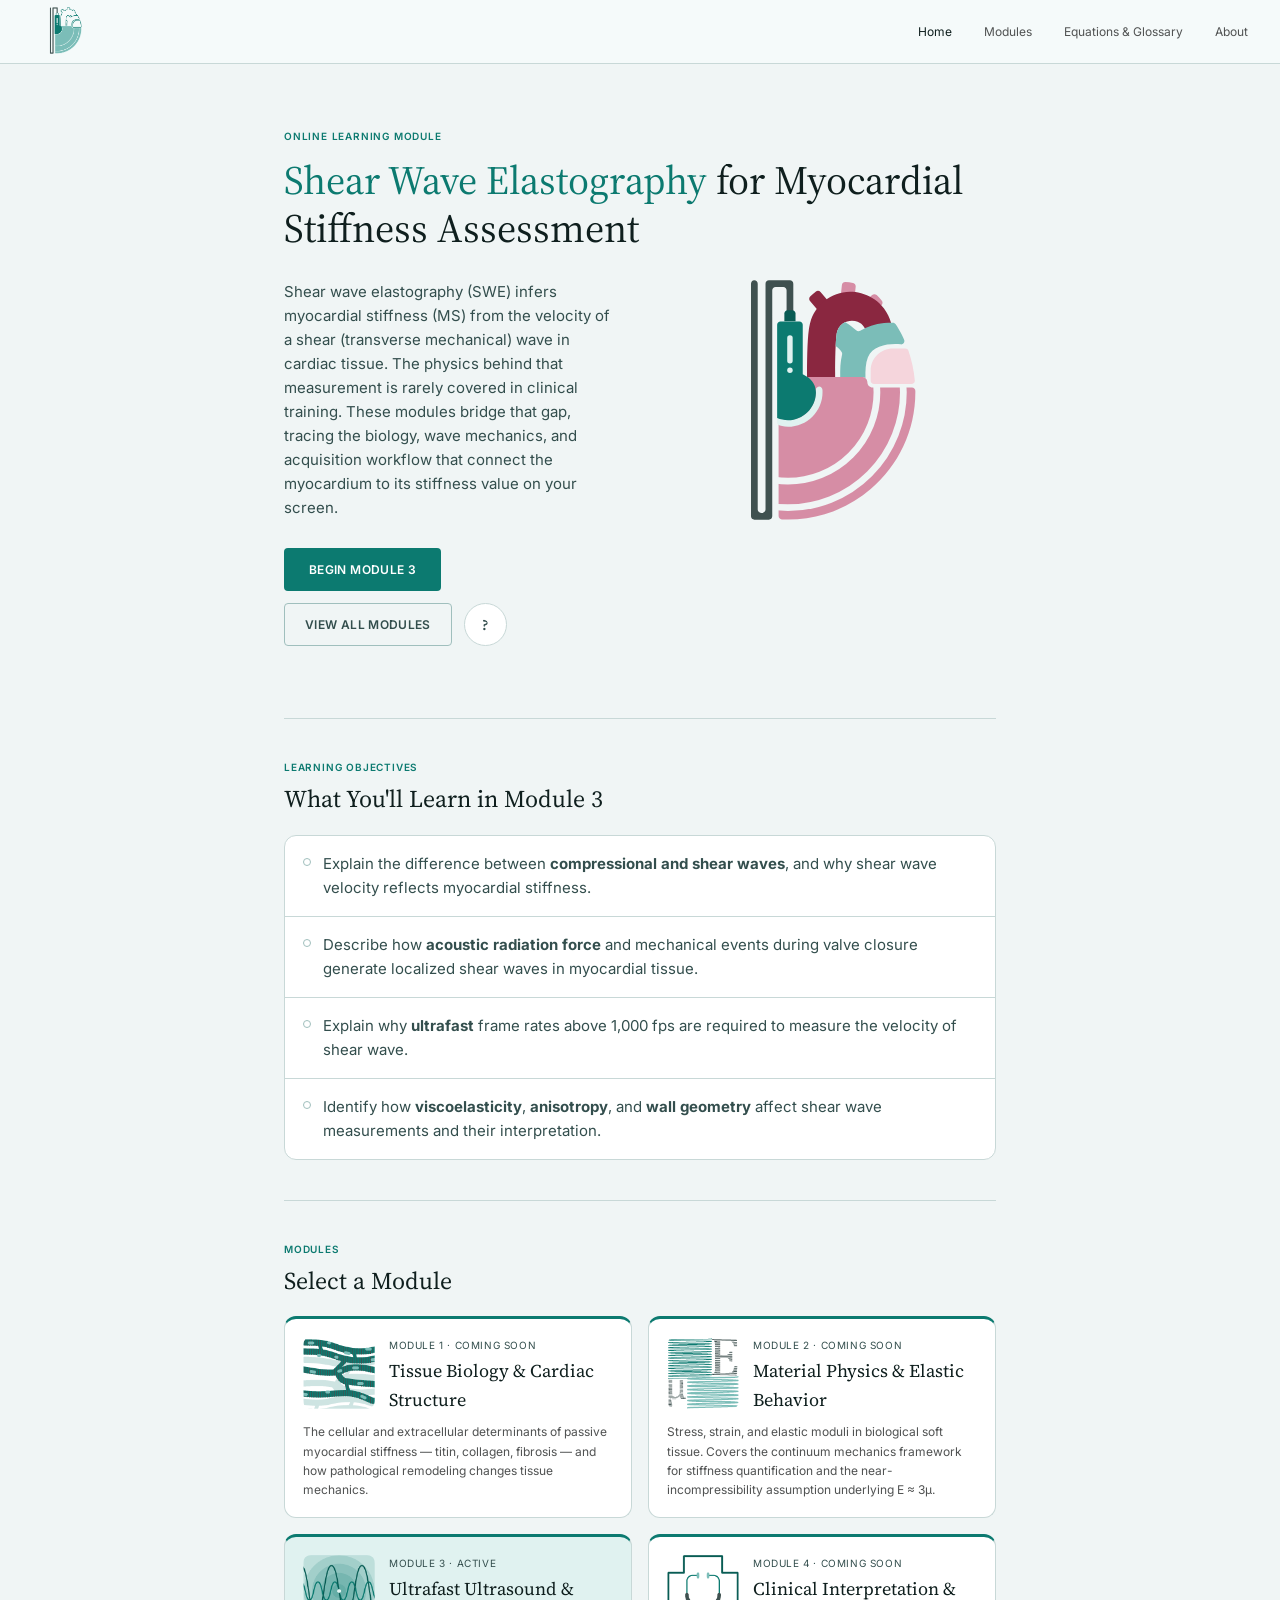
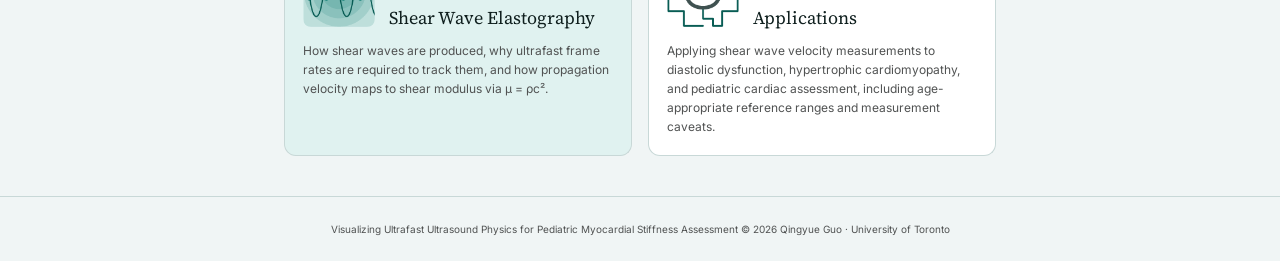
<file: index.html>
<!DOCTYPE html>
<html lang="en">

<head>
  <meta charset="UTF-8">
  <meta name="viewport" content="width=device-width, initial-scale=1.0">
  <title>SWE Learning Module</title>
  <link rel="preconnect" href="https://fonts.googleapis.com">
  <link rel="preconnect" href="https://fonts.gstatic.com" crossorigin>
  <link
    href="https://fonts.googleapis.com/css2?family=Inter:wght@400;500;600;700&family=Source+Serif+4:opsz,wght@8..60,400;8..60,600&display=swap"
    rel="stylesheet">
  <link rel="stylesheet" href="style.css">
  <link rel="icon" type="image/svg+xml" href="mrp-June/images/websiteLogo.png">
</head>

<body>

  <header class="navbar">
    <a href="index.html" class="nav-logo" data-tour="click the logo anytime to jump back to this home page">
      <img src="mrp-June/images/websiteLogo.png" alt="" class="nav-logo-icon">
    </a>
    <nav class="nav-links">
      <a href="index.html" class="active">Home</a>
      <a href="index.html#modules">Modules</a>
      <a href="equationsGlossary.html"
        data-tour="a quick reference of key terms and equations used across the modules">Equations &amp;
        Glossary</a>
      <a href="#">About</a>
    </nav>
  </header>

  <main class="wrap">

    <section class="hero">
      <p class="eyebrow">Online Learning Module</p>
      <div class="hero-heading">
        <h1><span class="text-accent">Shear Wave Elastography</span> for Myocardial Stiffness Assessment</h1>
      </div>

      <div class="hero-grid">
        <div class="hero-copy">
          <p class="body-text">Shear wave elastography (SWE) infers myocardial stiffness (MS) from the velocity of a
            shear (transverse mechanical) wave in cardiac tissue. The physics behind that measurement is rarely covered
            in
            clinical training. These modules bridge that gap, tracing the biology, wave mechanics, and acquisition
            workflow that connect the myocardium to its stiffness value on your screen.</p>

          <div class="button-row">
            <a href="module3-1.html" class="btn btn-primary" data-tour="jumps straight into module 3">Begin Module 3</a>
            <a href="index.html#modules" class="btn btn-ghost" data-tour="scrolls down to the full list of modules">View
              All Modules</a>
            <button type="button" class="icon-btn help-btn" id="tutorialToggle" aria-label="How to use this site"
              aria-expanded="false">?</button>
          </div>
        </div>

        <div class="hero-media">
          <div class="hero-figure">
            <svg class="hero-illustration" viewBox="0 250 1000 1000" xmlns="http://www.w3.org/2000/svg" role="img"
              aria-labelledby="heroTitle heroDesc" focusable="false">
              <title id="heroTitle">Heart &amp; Ultrasound</title>
              <desc id="heroDesc">Illustration of a heart with an ultrasound transducer; concentric rings expand outward
                from a point on the left ventricle to represent a propagating shear wave.</desc>
              <defs>
                <mask id="heroMainMask" maskUnits="userSpaceOnUse" x="0" y="0" width="1000" height="1250">
                  <rect x="0" y="0" width="1000" height="1250" fill="#fff" />
                  <g id="waveMaskRings"></g>
                </mask>
              </defs>
              <g id="heartAssembly">
                <g id="aorta">
                  <path
                    d="M477.741,285.62l50.719,59.51-31.48,26.83-50.53-59.288c-3.344-3.924-3.102-9.724.488-13.425,5.33-5.494,11.103-10.555,17.265-15.124,4.22-3.129,10.131-2.502,13.539,1.496Z"
                    fill="#8a2740" />
                  <path
                    d="M659.148,325.316l-51.188,47.256c-4.042,3.732-10.345,3.48-14.076-.563l-21.004-22.759h-.01l-30.077-3.197c-5.47-.581-9.432-5.486-8.852-10.956l7.428-69.966c.547-5.153,4.951-9.032,10.131-8.91,7.525.176,15.749,1.264,22.977,2.657,5.073.977,8.541,5.691,7.996,10.828l-5.45,51.38c-.97,9.141,9.905,14.605,16.66,8.37l37.595-34.701c3.865-3.568,9.816-3.492,13.643.117,5.556,5.24,10.686,10.929,15.334,17.008,3.144,4.112,2.697,9.926-1.106,13.437Z"
                    fill="#d68da5" />
                  <path
                    d="M691.83,409.83c0,6.07-.43,12.04-1.28,17.87l-73.92,7.24c.34-3.65,4.96-47.15-28.42-60.44-11.62-4.62-30.38-4.59-44.17,5.04-10.06,7.04-16.68,19.13-18.23,29.69-3.65,24.84-4.56,77.41-4.59,116.38,0,4.5.01,8.81.02,12.88h-83.64c-.18-37.77.3-106.58,5.52-142.17.66-4.48,1.47-8.85,2.44-13.11.44-2.02.93-4.02,1.46-5.99,14.19-52.41,61.7-91.11,118.39-91.94h.11c10.19.16,21.27,1.38,33.3,4.02,23.47,6.13,44.23,18.92,60.16,36.24.03.03.05.06.08.09,10.86,11.83,19.45,25.76,25.11,41.11,4.96,13.43,7.66,27.94,7.66,43.09Z"
                    fill="#8a2740" />
                </g>
                <g id="PV">
                  <path
                    d="M716.36,441.56c-32.52-3.12-83.04,2.14-97.58,38.46-7.25,18.12-7.75,40.34-7.32,62.06-2.72-2.24-6.2-3.59-9.99-3.59h-65.1c-.371-22.127.172-45.196,5.581-66.434.622-2.442.271-5.023-.947-7.229-2.422-4.385-7.69-11.702-18.233-18.387.69-14.83,1.68-27.95,3.04-37.21,1.55-10.56,8.17-22.65,18.23-29.69,2.31-1.61,4.75-2.95,7.28-4.04,11.632,7.149,22.78,15.007,32.56,24.133,3.27,3.051,8.155,3.58,11.979,1.26,19.827-12.029,43.855-19.817,70.902-22.723,8.55-.92,17.35-1.33,26.33-1.26,3.39.02,6.55,1.75,8.39,4.6,12.59,19.46,18.51,30.48,25.07,46.13,2.95,7.01-2.62,14.65-10.19,13.92Z"
                    fill="#7bbdb8" />
                </g>
                <g id="main" mask="url(#heroMainMask)">
                  <path id="mainShape"
                    d="M759.97,583.97c0,115.35-51.52,218.68-132.8,288.21-39.5,33.8-86.04,59.62-137.11,74.96-34.59,10.4-71.26,15.98-109.24,15.98-6.137,0-12.24-.146-18.306-.438-5.34-.257-9.554-4.627-9.554-9.974v-404.237c0-5.512,4.469-9.981,9.981-9.981h238.529c8.671,0,15.7,7.029,15.7,15.7h0c0,8.671,7.029,15.7,15.7,15.7h117.093c5.488,0,9.923,4.43,9.984,9.918.015,1.386.023,2.774.023,4.162Z"
                    fill="#d68da5" />
                </g>
                <g id="LA">
                  <path
                    d="M636.992,559.89c-5.507,0-9.972-4.465-9.972-9.972v-30.03c0-36.406,29.513-65.918,65.918-65.918h37.099c4.254,0,8.051,2.693,9.434,6.716,9.634,28.012,16.06,57.673,18.874,88.251.538,5.849-4.056,10.902-9.93,10.904-29.864.013-111.424.049-111.424.049Z"
                    fill="#f5d5dc" />
                </g>
              </g>
              <g id="transducer">
                <path
                  d="M380.817,686.875c-6.747,0-12.53-1.222-17.391-2.173l-6.611-1.296c-4.674-.917-8.046-5.014-8.046-9.777v-12.429c9.007,0,15.568,1.94,20.841,3.5,4.11,1.216,7.356,2.176,11.208,2.176,45.715,0,82.907-37.191,82.907-82.907,0-1.968-.069-3.937-.207-5.898-.359-5.108,3.153-9.673,8.193-10.581h0c5.883-1.059,11.342,3.246,11.76,9.208.169,2.419.254,4.845.254,7.27,0,56.743-46.164,102.907-102.907,102.907Z"
                  fill="#e0f2f0" />
                <path
                  d="M324.011,963.361h-43.139c-5.552,0-10.053-4.501-10.053-10.053V261.358c0-5.354,4.038-10.051,9.382-10.372,5.803-.349,10.618,4.254,10.618,9.981v672.409c0,5.514,4.47,9.984,9.984,9.984h3.277c5.514,0,9.984-4.47,9.984-9.984V261.021c0-5.552,4.501-10.053,10.053-10.053h62.574c5.552,0,10.053,4.501,10.053,10.053v88.375c0,5.354-4.038,10.051-9.382,10.372-5.803.349-10.618-4.254-10.618-9.981v-68.835c0-5.514-4.47-9.984-9.984-9.984h-22.712c-5.514,0-9.984,4.47-9.984,9.984v672.356c0,5.552-4.501,10.053-10.053,10.053Z"
                  fill="#3f5150" />
                <path
                  d="M380.03,339.872h13.43c5.465,0,9.902,4.437,9.902,9.902v23.332h-33.235v-23.332c0-5.465,4.437-9.902,9.902-9.902Z"
                  fill="#085c54" />
                <path
                  d="M464.06,584.32c0,.81-.02,1.62-.05,2.43-1.44,44.38-38.15,80.13-82.55,80.46-11.64.08-22.73-2.21-32.81-6.45v-277.55c0-5.45,4.42-9.88,9.88-9.88h56.43c5.46,0,9.88,4.43,9.88,9.88v147.1l11.57,6.68c16.94,9.78,27.73,27.77,27.65,47.33Z"
                  fill="#0c7a70" />
                <rect x="378.626" y="414.66" width="16.237" height="83.787" rx="8.118" ry="8.118" fill="#e0f2f0" />
                <rect x="378.626" y="510.35" width="16.237" height="16.237" rx="8.118" ry="8.118" fill="#e0f2f0" />
              </g>
              <g id="reference">
                <circle cx="380.817" cy="583.968" r="52.426" fill="none" opacity="0" stroke="#e0f2f0"
                  stroke-miterlimit="10" stroke-width="20" />
              </g>
            </svg>
          </div>
        </div>
      </div>
    </section>

    <hr class="divider">

    <section class="learning-objectives">
      <p class="eyebrow">Learning Objectives</p>
      <h2>What You'll Learn in Module 3</h2>
      <div class="panel objectives-panel">
        <div class="objective-item">
          <span class="objective-marker"></span>
          <p class="body-text">Explain the difference between <strong>compressional and shear waves</strong>, and why
            shear wave
            velocity reflects myocardial stiffness.</p>
        </div>
        <div class="objective-item">
          <span class="objective-marker"></span>
          <p class="body-text">Describe how <strong>acoustic radiation force</strong> and mechanical events during valve
            closure generate localized shear waves in myocardial tissue.</p>
        </div>
        <div class="objective-item">
          <span class="objective-marker"></span>
          <p class="body-text">Explain why <strong>ultrafast</strong> frame rates above 1,000 fps are required to
            measure the velocity of shear wave.</p>
        </div>
        <div class="objective-item">
          <span class="objective-marker"></span>
          <p class="body-text">Identify how <strong>viscoelasticity</strong>, <strong>anisotropy</strong>, and
            <strong>wall geometry</strong> affect shear wave
            measurements and their interpretation.</p>
        </div>
      </div>
    </section>

    <hr class="divider">

    <section class="modules" id="modules">
      <p class="eyebrow">Modules</p>
      <h2>Select a Module</h2>
      <div class="module-grid">
        <a href="#" class="module-card">
          <div class="module-card-header">
            <img src="mrp-June/images/moduleIcon1.png" alt="" class="module-icon">
            <div class="module-card-heading">
              <p class="module-label">Module 1 · Coming Soon</p>
              <h3>Tissue Biology &amp; Cardiac Structure</h3>
            </div>
          </div>
          <p class="body-text-sm">The cellular and extracellular determinants of passive myocardial stiffness — titin,
            collagen, fibrosis — and how pathological remodeling changes tissue mechanics.</p>
        </a>
        <a href="#" class="module-card">
          <div class="module-card-header">
            <img src="mrp-June/images/moduleIcon2.png" alt="" class="module-icon">
            <div class="module-card-heading">
              <p class="module-label">Module 2 · Coming Soon</p>
              <h3>Material Physics &amp; Elastic Behavior</h3>
            </div>
          </div>
          <p class="body-text-sm">Stress, strain, and elastic moduli in biological soft tissue. Covers the continuum
            mechanics framework for stiffness quantification and the near-incompressibility assumption underlying E ≈
            3μ.</p>
        </a>
        <a href="module3-1.html" class="module-card active">
          <div class="module-card-header">
            <img src="mrp-June/images/moduleIcon3.png" alt="" class="module-icon">
            <div class="module-card-heading">
              <p class="module-label">Module 3 · Active</p>
              <h3>Ultrafast Ultrasound &amp; Shear Wave Elastography</h3>
            </div>
          </div>
          <p class="body-text-sm">How shear waves are produced, why ultrafast frame rates are required to track them,
            and how propagation velocity maps to shear modulus via μ = ρc².</p>
        </a>
        <a href="#" class="module-card">
          <div class="module-card-header">
            <img src="mrp-June/images/moduleIcon4.png" alt="" class="module-icon">
            <div class="module-card-heading">
              <p class="module-label">Module 4 · Coming Soon</p>
              <h3>Clinical Interpretation &amp; Applications</h3>
            </div>
          </div>
          <p class="body-text-sm">Applying shear wave velocity measurements to diastolic dysfunction, hypertrophic
            cardiomyopathy, and pediatric cardiac assessment, including age-appropriate reference ranges and measurement
            caveats.</p>
        </a>
      </div>
    </section>

  </main>

  <footer class="site-footer">
    <p>Visualizing Ultrafast Ultrasound Physics for Pediatric Myocardial Stiffness Assessment © 2026 Qingyue Guo ·
      University of Toronto</p>
  </footer>

  <div class="tour-overlay" id="tourOverlay" hidden>
    <p class="tour-hint">click anywhere to close this guide</p>
  </div>

  <script src="script.js" defer></script>
</body>

</html>
</file>
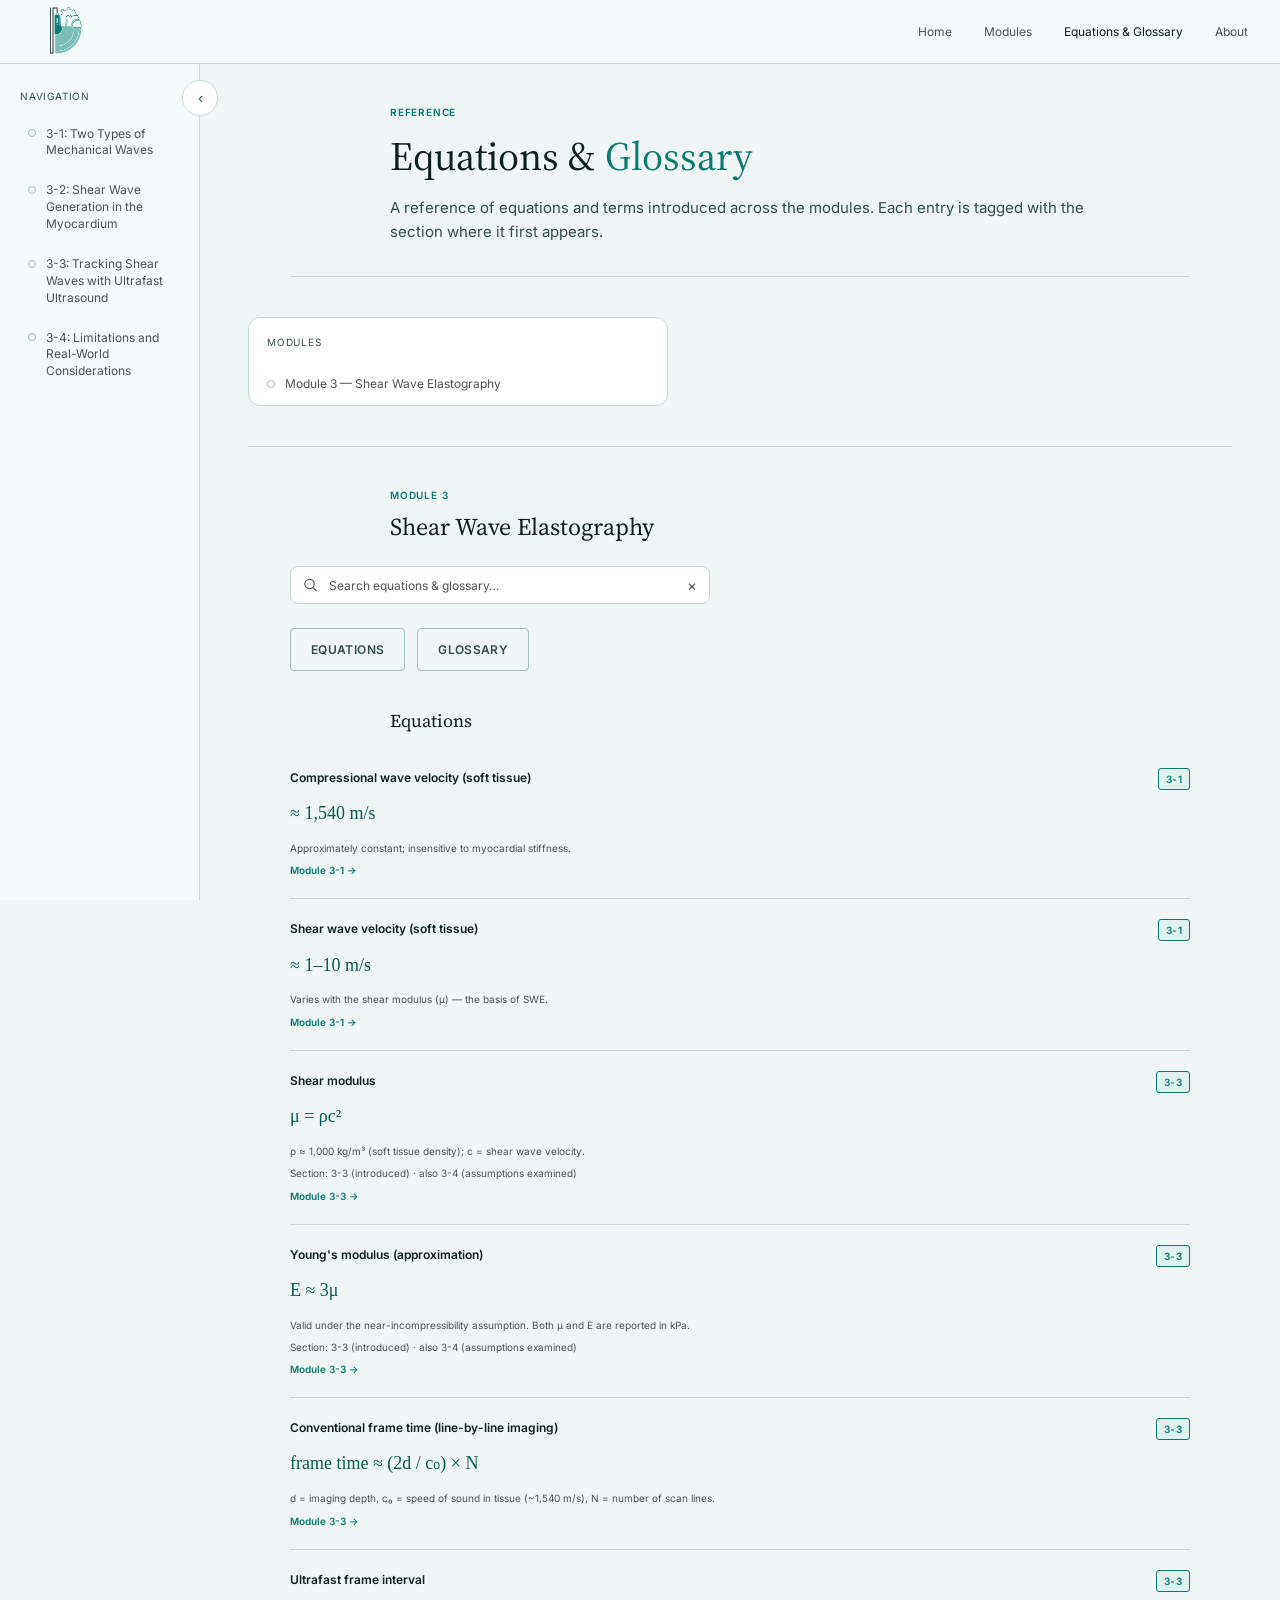
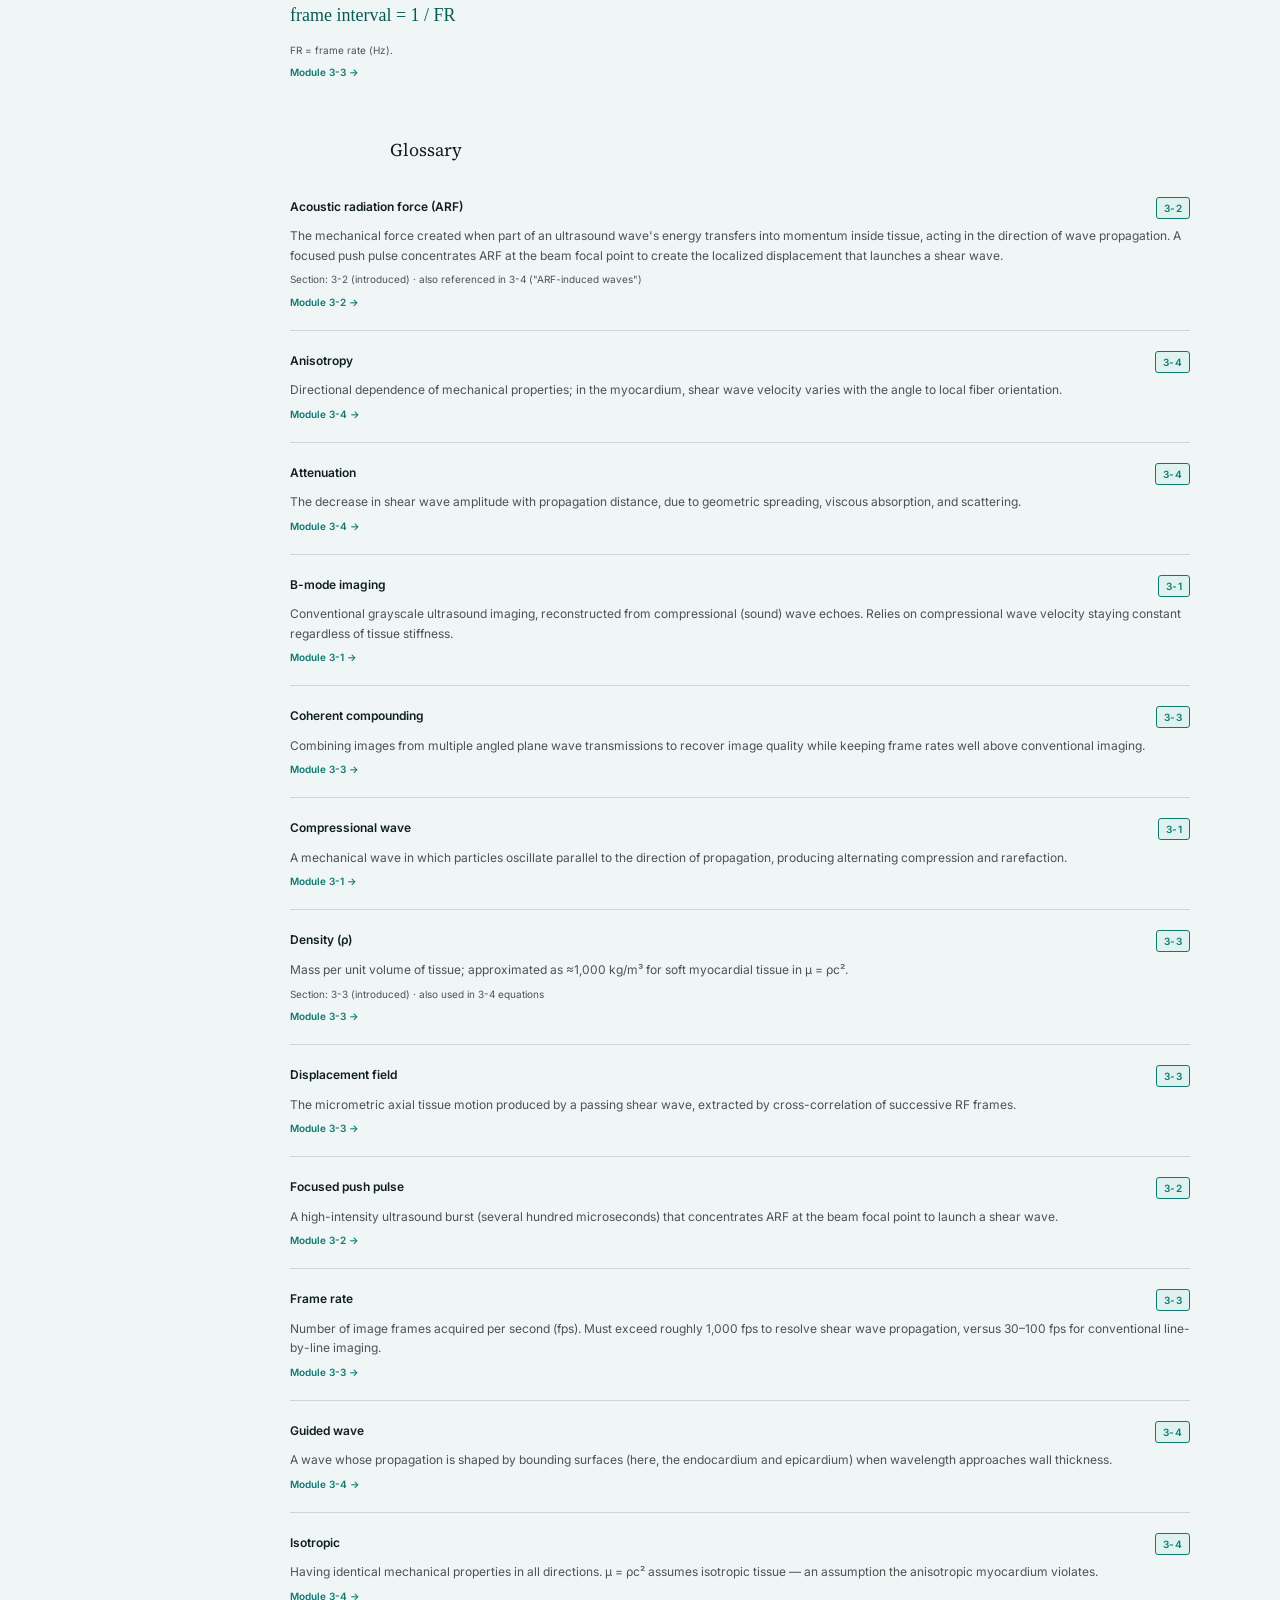
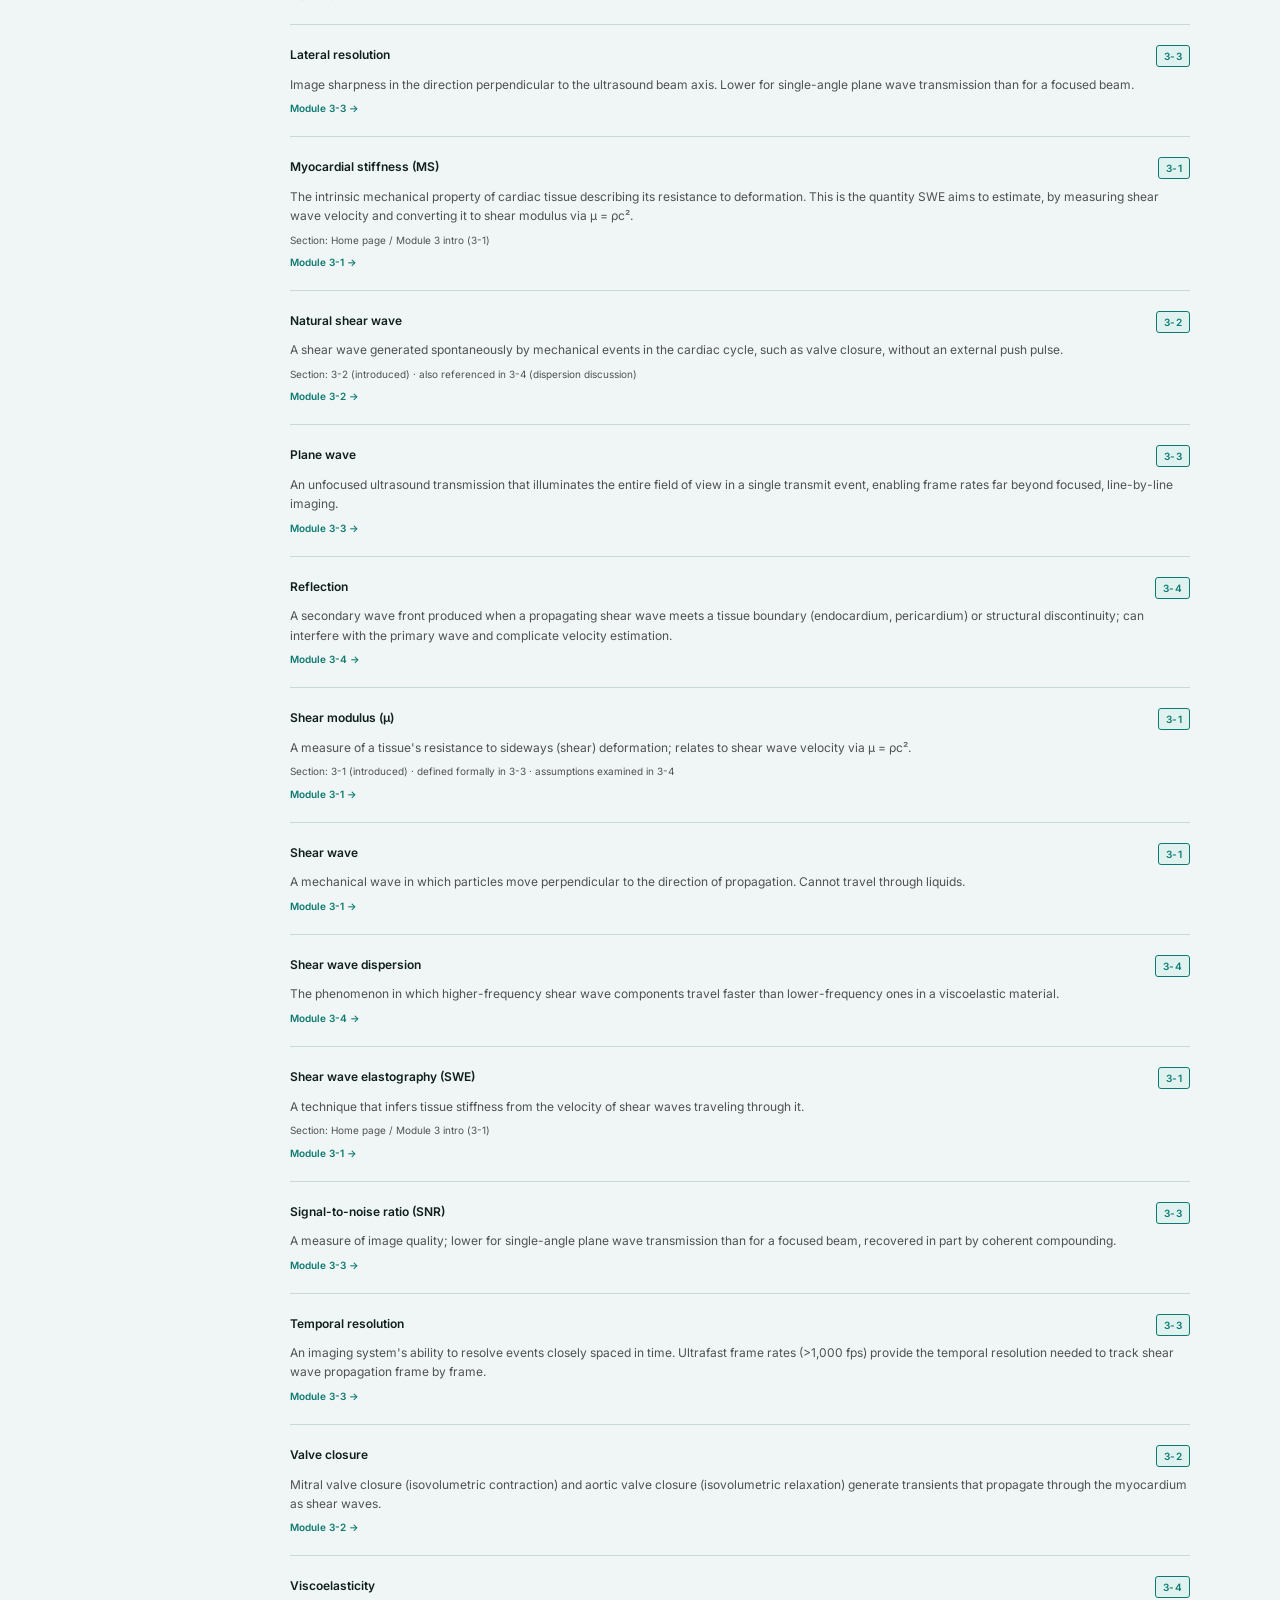
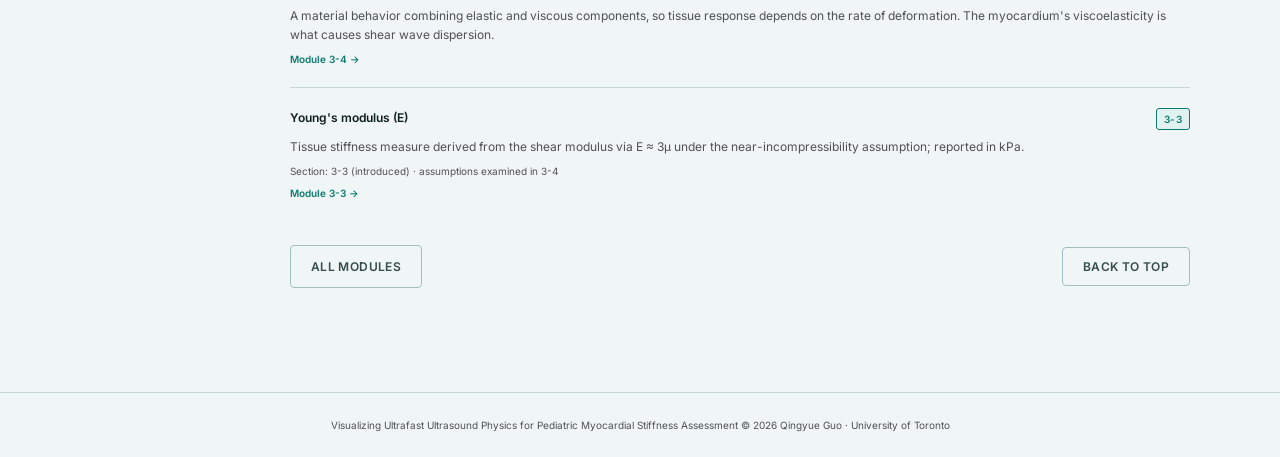
<file: equationsGlossary.html>
<!DOCTYPE html>
<html lang="en">

<head>
    <meta charset="UTF-8">
    <meta name="viewport" content="width=device-width, initial-scale=1.0">
    <title>Equations &amp; Glossary · SWE Learning Module</title>
    <link rel="preconnect" href="https://fonts.googleapis.com">
    <link rel="preconnect" href="https://fonts.gstatic.com" crossorigin>
    <link
        href="https://fonts.googleapis.com/css2?family=Inter:wght@400;500;600;700&family=Source+Serif+4:opsz,wght@8..60,400;8..60,600&display=swap"
        rel="stylesheet">
    <link rel="stylesheet" href="style.css">
    <link rel="icon" type="image/svg+xml" href="mrp-June/images/websiteLogo.png">
</head>

<body>
    <header class="navbar">
        <a href="index.html" class="nav-logo">
            <img src="mrp-June/images/websiteLogo.png" alt="" class="nav-logo-icon">
        </a>
        <nav class="nav-links">
            <a href="index.html">Home</a>
            <a href="index.html#modules">Modules</a>
            <a href="equationsGlossary.html" class="active">Equations &amp; Glossary</a>
            <a href="#">About</a>
        </nav>
    </header>

    <div class="module-layout">

        <div class="nav-backdrop" id="navBackdrop"></div>

        <aside class="nav-drawer" id="navDrawer">
            <button class="icon-btn drawer-toggle" id="drawerToggle" aria-label="Toggle navigation"
                data-tooltip="Navigation">‹</button>
            <nav class="drawer-nav">
                <p class="drawer-title">Navigation</p>
                <ul>
                    <li><a href="module3-1.html" data-section="1"><span class="drawer-bullet"></span>3-1: Two Types of
                            Mechanical Waves</a></li>
                    <li><a href="module3-2.html" data-section="2"><span class="drawer-bullet"></span>3-2: Shear Wave
                            Generation in the Myocardium</a></li>
                    <li><a href="module3-3.html" data-section="3"><span class="drawer-bullet"></span>3-3: Tracking
                            Shear Waves with Ultrafast Ultrasound</a></li>
                    <li><a href="module3-4.html" data-section="4"><span class="drawer-bullet"></span>3-4: Limitations
                            and Real-World Considerations</a></li>
                </ul>
            </nav>
        </aside>

        <main class="module-main">
            <div class="module-intro">
                <p class="eyebrow">Reference</p>
                <h1>Equations &amp; <span style="color: var(--accent);">Glossary</span></h1>
                <p class="body-text">A reference of equations and terms introduced across the modules. Each entry is tagged with
                    the section where it first appears.</p>
            </div>

            <div class="panel sections-panel">
                <p class="drawer-title" style="padding: 1rem 1.125rem 0;">Modules</p>
                <ul class="section-list">
                    <li>
                        <a class="section-list-link" href="#module-3">
                            <span class="bullet"></span>
                            Module 3 — Shear Wave Elastography
                        </a>
                    </li>
                </ul>
            </div>

            <hr class="divider">

            <section class="module-section" id="module-3">
                <p class="eyebrow">Module 3</p>
                <h2>Shear Wave Elastography</h2>

                <div class="eqg-search-wrap">
                    <div class="eqg-search-box">
                        <svg class="eqg-search-icon" viewBox="0 0 20 20" fill="none" xmlns="http://www.w3.org/2000/svg"
                            aria-hidden="true">
                            <circle cx="8.75" cy="8.75" r="6.25" stroke="currentColor" stroke-width="1.6" />
                            <line x1="13.4" y1="13.4" x2="17.5" y2="17.5" stroke="currentColor" stroke-width="1.6"
                                stroke-linecap="round" />
                        </svg>
                        <input type="search" class="eqg-search-input" id="eqgSearchInput"
                            placeholder="Search equations &amp; glossary…"
                            aria-label="Search equations and glossary">
                        <button type="button" class="eqg-search-clear" id="eqgSearchClear" aria-label="Clear search"
                            hidden>×</button>
                    </div>
                    <p class="eqg-search-status" id="eqgSearchStatus" hidden></p>
                </div>

                <div class="button-row">
                    <a class="btn btn-ghost" href="#module-3-equations">Equations</a>
                    <a class="btn btn-ghost" href="#module-3-glossary">Glossary</a>
                </div>

                <div class="eqg-group" id="group-equations">
                <h3 id="module-3-equations">Equations</h3>
                <div class="eqg-list">
                    <div class="eqg-item" id="eq-compressional-wave-velocity">
                        <div class="eqg-item-head">
                            <p class="eq-name">Compressional wave velocity (soft tissue)</p>
                            <span class="tag">3-1</span>
                        </div>
                        <p class="eq-formula">≈ 1,540 m/s</p>
                        <p class="eq-note">Approximately constant; insensitive to myocardial stiffness.</p>
                        <a class="eqg-jump-link" href="module3-1.html">Module 3-1 →</a>
                    </div>

                    <div class="eqg-item" id="eq-shear-wave-velocity">
                        <div class="eqg-item-head">
                            <p class="eq-name">Shear wave velocity (soft tissue)</p>
                            <span class="tag">3-1</span>
                        </div>
                        <p class="eq-formula">≈ 1–10 m/s</p>
                        <p class="eq-note">Varies with the shear modulus (μ) — the basis of SWE.</p>
                        <a class="eqg-jump-link" href="module3-1.html">Module 3-1 →</a>
                    </div>

                    <div class="eqg-item" id="eq-shear-modulus">
                        <div class="eqg-item-head">
                            <p class="eq-name">Shear modulus</p>
                            <span class="tag">3-3</span>
                        </div>
                        <p class="eq-formula">μ = ρc²</p>
                        <p class="eq-note">ρ ≈ 1,000 kg/m³ (soft tissue density); c = shear wave velocity.</p>
                        <p class="caption">Section: 3-3 (introduced) · also 3-4 (assumptions examined)</p>
                        <a class="eqg-jump-link" href="module3-3.html">Module 3-3 →</a>
                    </div>

                    <div class="eqg-item" id="eq-youngs-modulus">
                        <div class="eqg-item-head">
                            <p class="eq-name">Young's modulus (approximation)</p>
                            <span class="tag">3-3</span>
                        </div>
                        <p class="eq-formula">E ≈ 3μ</p>
                        <p class="eq-note">Valid under the near-incompressibility assumption. Both μ and E are
                            reported in kPa.</p>
                        <p class="caption">Section: 3-3 (introduced) · also 3-4 (assumptions examined)</p>
                        <a class="eqg-jump-link" href="module3-3.html">Module 3-3 →</a>
                    </div>

                    <div class="eqg-item" id="eq-conventional-frame-time">
                        <div class="eqg-item-head">
                            <p class="eq-name">Conventional frame time (line-by-line imaging)</p>
                            <span class="tag">3-3</span>
                        </div>
                        <p class="eq-formula">frame time ≈ (2d / c₀) × N</p>
                        <p class="eq-note">d = imaging depth, c₀ = speed of sound in tissue (~1,540 m/s), N = number
                            of scan lines.</p>
                        <a class="eqg-jump-link" href="module3-3.html">Module 3-3 →</a>
                    </div>

                    <div class="eqg-item" id="eq-ultrafast-frame-interval">
                        <div class="eqg-item-head">
                            <p class="eq-name">Ultrafast frame interval</p>
                            <span class="tag">3-3</span>
                        </div>
                        <p class="eq-formula">frame interval = 1 / FR</p>
                        <p class="eq-note">FR = frame rate (Hz).</p>
                        <a class="eqg-jump-link" href="module3-3.html">Module 3-3 →</a>
                    </div>

                </div>
                </div>

                <div class="eqg-group" id="group-glossary">
                <h3 id="module-3-glossary">Glossary</h3>
                <div class="eqg-list">
                    <div class="eqg-item" id="glossary-acoustic-radiation-force">
                        <div class="eqg-item-head">
                            <p class="glossary-term">Acoustic radiation force (ARF)</p>
                            <span class="tag">3-2</span>
                        </div>
                        <p class="glossary-def">The mechanical force created when part of an ultrasound wave's energy
                            transfers into momentum inside tissue, acting in the direction of wave propagation. A
                            focused push pulse concentrates ARF at the beam focal point to create the localized
                            displacement that launches a shear wave.</p>
                        <p class="caption">Section: 3-2 (introduced) · also referenced in 3-4 ("ARF-induced waves")
                        </p>
                        <a class="eqg-jump-link" href="module3-2.html">Module 3-2 →</a>
                    </div>

                    <div class="eqg-item" id="glossary-anisotropy">
                        <div class="eqg-item-head">
                            <p class="glossary-term">Anisotropy</p>
                            <span class="tag">3-4</span>
                        </div>
                        <p class="glossary-def">Directional dependence of mechanical properties; in the myocardium,
                            shear wave velocity varies with the angle to local fiber orientation.</p>
                        <a class="eqg-jump-link" href="module3-4.html">Module 3-4 →</a>
                    </div>

                    <div class="eqg-item" id="glossary-attenuation">
                        <div class="eqg-item-head">
                            <p class="glossary-term">Attenuation</p>
                            <span class="tag">3-4</span>
                        </div>
                        <p class="glossary-def">The decrease in shear wave amplitude with propagation distance, due to
                            geometric spreading, viscous absorption, and scattering.</p>
                        <a class="eqg-jump-link" href="module3-4.html">Module 3-4 →</a>
                    </div>

                    <div class="eqg-item" id="glossary-b-mode-imaging">
                        <div class="eqg-item-head">
                            <p class="glossary-term">B-mode imaging</p>
                            <span class="tag">3-1</span>
                        </div>
                        <p class="glossary-def">Conventional grayscale ultrasound imaging, reconstructed from
                            compressional (sound) wave echoes. Relies on compressional wave velocity staying constant
                            regardless of tissue stiffness.</p>
                        <a class="eqg-jump-link" href="module3-1.html">Module 3-1 →</a>
                    </div>

                    <div class="eqg-item" id="glossary-coherent-compounding">
                        <div class="eqg-item-head">
                            <p class="glossary-term">Coherent compounding</p>
                            <span class="tag">3-3</span>
                        </div>
                        <p class="glossary-def">Combining images from multiple angled plane wave transmissions to
                            recover image quality while keeping frame rates well above conventional imaging.</p>
                        <a class="eqg-jump-link" href="module3-3.html">Module 3-3 →</a>
                    </div>

                    <div class="eqg-item" id="glossary-compressional-wave">
                        <div class="eqg-item-head">
                            <p class="glossary-term">Compressional wave</p>
                            <span class="tag">3-1</span>
                        </div>
                        <p class="glossary-def">A mechanical wave in which particles oscillate parallel to the
                            direction of propagation, producing alternating compression and rarefaction.</p>
                        <a class="eqg-jump-link" href="module3-1.html">Module 3-1 →</a>
                    </div>

                    <div class="eqg-item" id="glossary-density">
                        <div class="eqg-item-head">
                            <p class="glossary-term">Density (ρ)</p>
                            <span class="tag">3-3</span>
                        </div>
                        <p class="glossary-def">Mass per unit volume of tissue; approximated as ≈1,000 kg/m³ for soft
                            myocardial tissue in μ = ρc².</p>
                        <p class="caption">Section: 3-3 (introduced) · also used in 3-4 equations</p>
                        <a class="eqg-jump-link" href="module3-3.html">Module 3-3 →</a>
                    </div>

                    <div class="eqg-item" id="glossary-displacement-field">
                        <div class="eqg-item-head">
                            <p class="glossary-term">Displacement field</p>
                            <span class="tag">3-3</span>
                        </div>
                        <p class="glossary-def">The micrometric axial tissue motion produced by a passing shear wave,
                            extracted by cross-correlation of successive RF frames.</p>
                        <a class="eqg-jump-link" href="module3-3.html">Module 3-3 →</a>
                    </div>

                    <div class="eqg-item" id="glossary-focused-push-pulse">
                        <div class="eqg-item-head">
                            <p class="glossary-term">Focused push pulse</p>
                            <span class="tag">3-2</span>
                        </div>
                        <p class="glossary-def">A high-intensity ultrasound burst (several hundred microseconds) that
                            concentrates ARF at the beam focal point to launch a shear wave.</p>
                        <a class="eqg-jump-link" href="module3-2.html">Module 3-2 →</a>
                    </div>

                    <div class="eqg-item" id="glossary-frame-rate">
                        <div class="eqg-item-head">
                            <p class="glossary-term">Frame rate</p>
                            <span class="tag">3-3</span>
                        </div>
                        <p class="glossary-def">Number of image frames acquired per second (fps). Must exceed roughly
                            1,000 fps to resolve shear wave propagation, versus 30–100 fps for conventional
                            line-by-line imaging.</p>
                        <a class="eqg-jump-link" href="module3-3.html">Module 3-3 →</a>
                    </div>

                    <div class="eqg-item" id="glossary-guided-wave">
                        <div class="eqg-item-head">
                            <p class="glossary-term">Guided wave</p>
                            <span class="tag">3-4</span>
                        </div>
                        <p class="glossary-def">A wave whose propagation is shaped by bounding surfaces (here, the
                            endocardium and epicardium) when wavelength approaches wall thickness.</p>
                        <a class="eqg-jump-link" href="module3-4.html">Module 3-4 →</a>
                    </div>

                    <div class="eqg-item" id="glossary-isotropic">
                        <div class="eqg-item-head">
                            <p class="glossary-term">Isotropic</p>
                            <span class="tag">3-4</span>
                        </div>
                        <p class="glossary-def">Having identical mechanical properties in all directions. μ = ρc²
                            assumes isotropic tissue — an assumption the anisotropic myocardium violates.</p>
                        <a class="eqg-jump-link" href="module3-4.html">Module 3-4 →</a>
                    </div>

                    <div class="eqg-item" id="glossary-lateral-resolution">
                        <div class="eqg-item-head">
                            <p class="glossary-term">Lateral resolution</p>
                            <span class="tag">3-3</span>
                        </div>
                        <p class="glossary-def">Image sharpness in the direction perpendicular to the ultrasound beam
                            axis. Lower for single-angle plane wave transmission than for a focused beam.</p>
                        <a class="eqg-jump-link" href="module3-3.html">Module 3-3 →</a>
                    </div>

                    <div class="eqg-item" id="glossary-myocardial-stiffness">
                        <div class="eqg-item-head">
                            <p class="glossary-term">Myocardial stiffness (MS)</p>
                            <span class="tag">3-1</span>
                        </div>
                        <p class="glossary-def">The intrinsic mechanical property of cardiac tissue describing its
                            resistance to deformation. This is the quantity SWE aims to estimate, by measuring shear
                            wave velocity and converting it to shear modulus via μ = ρc².</p>
                        <p class="caption">Section: Home page / Module 3 intro (3-1)</p>
                        <a class="eqg-jump-link" href="module3-1.html">Module 3-1 →</a>
                    </div>

                    <div class="eqg-item" id="glossary-natural-shear-wave">
                        <div class="eqg-item-head">
                            <p class="glossary-term">Natural shear wave</p>
                            <span class="tag">3-2</span>
                        </div>
                        <p class="glossary-def">A shear wave generated spontaneously by mechanical events in the
                            cardiac cycle, such as valve closure, without an external push pulse.</p>
                        <p class="caption">Section: 3-2 (introduced) · also referenced in 3-4 (dispersion discussion)
                        </p>
                        <a class="eqg-jump-link" href="module3-2.html">Module 3-2 →</a>
                    </div>

                    <div class="eqg-item" id="glossary-plane-wave">
                        <div class="eqg-item-head">
                            <p class="glossary-term">Plane wave</p>
                            <span class="tag">3-3</span>
                        </div>
                        <p class="glossary-def">An unfocused ultrasound transmission that illuminates the entire
                            field of view in a single transmit event, enabling frame rates far beyond focused,
                            line-by-line imaging.</p>
                        <a class="eqg-jump-link" href="module3-3.html">Module 3-3 →</a>
                    </div>

                    <div class="eqg-item" id="glossary-reflection">
                        <div class="eqg-item-head">
                            <p class="glossary-term">Reflection</p>
                            <span class="tag">3-4</span>
                        </div>
                        <p class="glossary-def">A secondary wave front produced when a propagating shear wave meets a
                            tissue boundary (endocardium, pericardium) or structural discontinuity; can interfere with
                            the primary wave and complicate velocity estimation.</p>
                        <a class="eqg-jump-link" href="module3-4.html">Module 3-4 →</a>
                    </div>

                    <div class="eqg-item" id="glossary-shear-modulus">
                        <div class="eqg-item-head">
                            <p class="glossary-term">Shear modulus (μ)</p>
                            <span class="tag">3-1</span>
                        </div>
                        <p class="glossary-def">A measure of a tissue's resistance to sideways (shear) deformation;
                            relates to shear wave velocity via μ = ρc².</p>
                        <p class="caption">Section: 3-1 (introduced) · defined formally in 3-3 · assumptions examined
                            in 3-4</p>
                        <a class="eqg-jump-link" href="module3-1.html">Module 3-1 →</a>
                    </div>

                    <div class="eqg-item" id="glossary-shear-wave">
                        <div class="eqg-item-head">
                            <p class="glossary-term">Shear wave</p>
                            <span class="tag">3-1</span>
                        </div>
                        <p class="glossary-def">A mechanical wave in which particles move perpendicular to the
                            direction of propagation. Cannot travel through liquids.</p>
                        <a class="eqg-jump-link" href="module3-1.html">Module 3-1 →</a>
                    </div>

                    <div class="eqg-item" id="glossary-shear-wave-dispersion">
                        <div class="eqg-item-head">
                            <p class="glossary-term">Shear wave dispersion</p>
                            <span class="tag">3-4</span>
                        </div>
                        <p class="glossary-def">The phenomenon in which higher-frequency shear wave components travel
                            faster than lower-frequency ones in a viscoelastic material.</p>
                        <a class="eqg-jump-link" href="module3-4.html">Module 3-4 →</a>
                    </div>

                    <div class="eqg-item" id="glossary-swe">
                        <div class="eqg-item-head">
                            <p class="glossary-term">Shear wave elastography (SWE)</p>
                            <span class="tag">3-1</span>
                        </div>
                        <p class="glossary-def">A technique that infers tissue stiffness from the velocity of shear
                            waves traveling through it.</p>
                        <p class="caption">Section: Home page / Module 3 intro (3-1)</p>
                        <a class="eqg-jump-link" href="module3-1.html">Module 3-1 →</a>
                    </div>

                    <div class="eqg-item" id="glossary-snr">
                        <div class="eqg-item-head">
                            <p class="glossary-term">Signal-to-noise ratio (SNR)</p>
                            <span class="tag">3-3</span>
                        </div>
                        <p class="glossary-def">A measure of image quality; lower for single-angle plane wave
                            transmission than for a focused beam, recovered in part by coherent compounding.</p>
                        <a class="eqg-jump-link" href="module3-3.html">Module 3-3 →</a>
                    </div>

                    <div class="eqg-item" id="glossary-temporal-resolution">
                        <div class="eqg-item-head">
                            <p class="glossary-term">Temporal resolution</p>
                            <span class="tag">3-3</span>
                        </div>
                        <p class="glossary-def">An imaging system's ability to resolve events closely spaced in time.
                            Ultrafast frame rates (&gt;1,000 fps) provide the temporal resolution needed to track
                            shear wave propagation frame by frame.</p>
                        <a class="eqg-jump-link" href="module3-3.html">Module 3-3 →</a>
                    </div>

                    <div class="eqg-item" id="glossary-valve-closure">
                        <div class="eqg-item-head">
                            <p class="glossary-term">Valve closure</p>
                            <span class="tag">3-2</span>
                        </div>
                        <p class="glossary-def">Mitral valve closure (isovolumetric contraction) and aortic valve
                            closure (isovolumetric relaxation) generate transients that propagate through the
                            myocardium as shear waves.</p>
                        <a class="eqg-jump-link" href="module3-2.html">Module 3-2 →</a>
                    </div>

                    <div class="eqg-item" id="glossary-viscoelasticity">
                        <div class="eqg-item-head">
                            <p class="glossary-term">Viscoelasticity</p>
                            <span class="tag">3-4</span>
                        </div>
                        <p class="glossary-def">A material behavior combining elastic and viscous components, so
                            tissue response depends on the rate of deformation. The myocardium's viscoelasticity is
                            what causes shear wave dispersion.</p>
                        <a class="eqg-jump-link" href="module3-4.html">Module 3-4 →</a>
                    </div>

                    <div class="eqg-item" id="glossary-youngs-modulus">
                        <div class="eqg-item-head">
                            <p class="glossary-term">Young's modulus (E)</p>
                            <span class="tag">3-3</span>
                        </div>
                        <p class="glossary-def">Tissue stiffness measure derived from the shear modulus via E ≈ 3μ
                            under the near-incompressibility assumption; reported in kPa.</p>
                        <p class="caption">Section: 3-3 (introduced) · assumptions examined in 3-4</p>
                        <a class="eqg-jump-link" href="module3-3.html">Module 3-3 →</a>
                    </div>
                </div>
                </div>

                <p class="eqg-no-results" id="eqgNoResults" hidden>No matching equations or glossary terms.</p>

                <div class="section-nav">
                    <a href="index.html#modules" class="btn btn-ghost">All Modules</a>
                    <button class="btn btn-ghost" data-action="back-to-top">Back to Top</button>
                </div>
            </section>
        </main>

    </div>

    <footer class="site-footer">
        <p>Visualizing Ultrafast Ultrasound Physics for Pediatric Myocardial Stiffness Assessment © 2026 Qingyue Guo ·
            University of Toronto</p>
    </footer>

    <script src="script.js" defer></script>
</body>

</html>
</file>
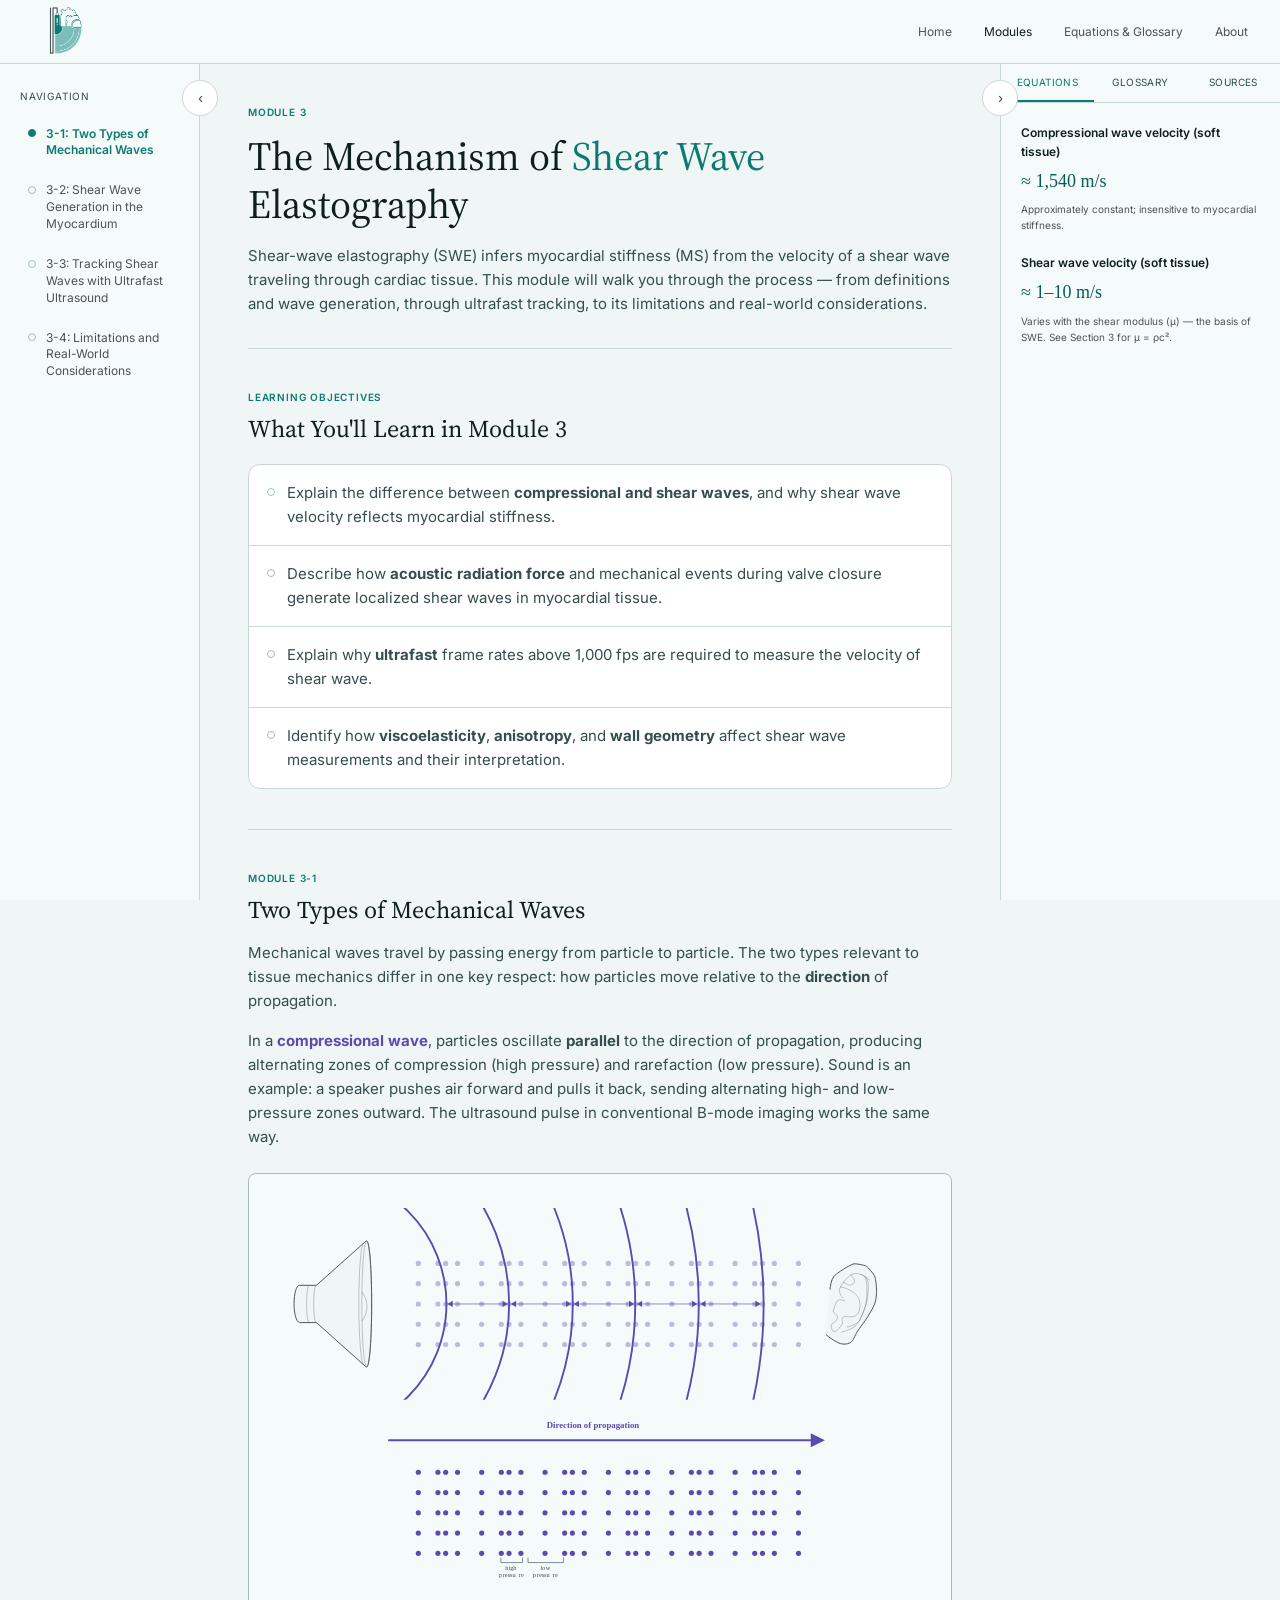
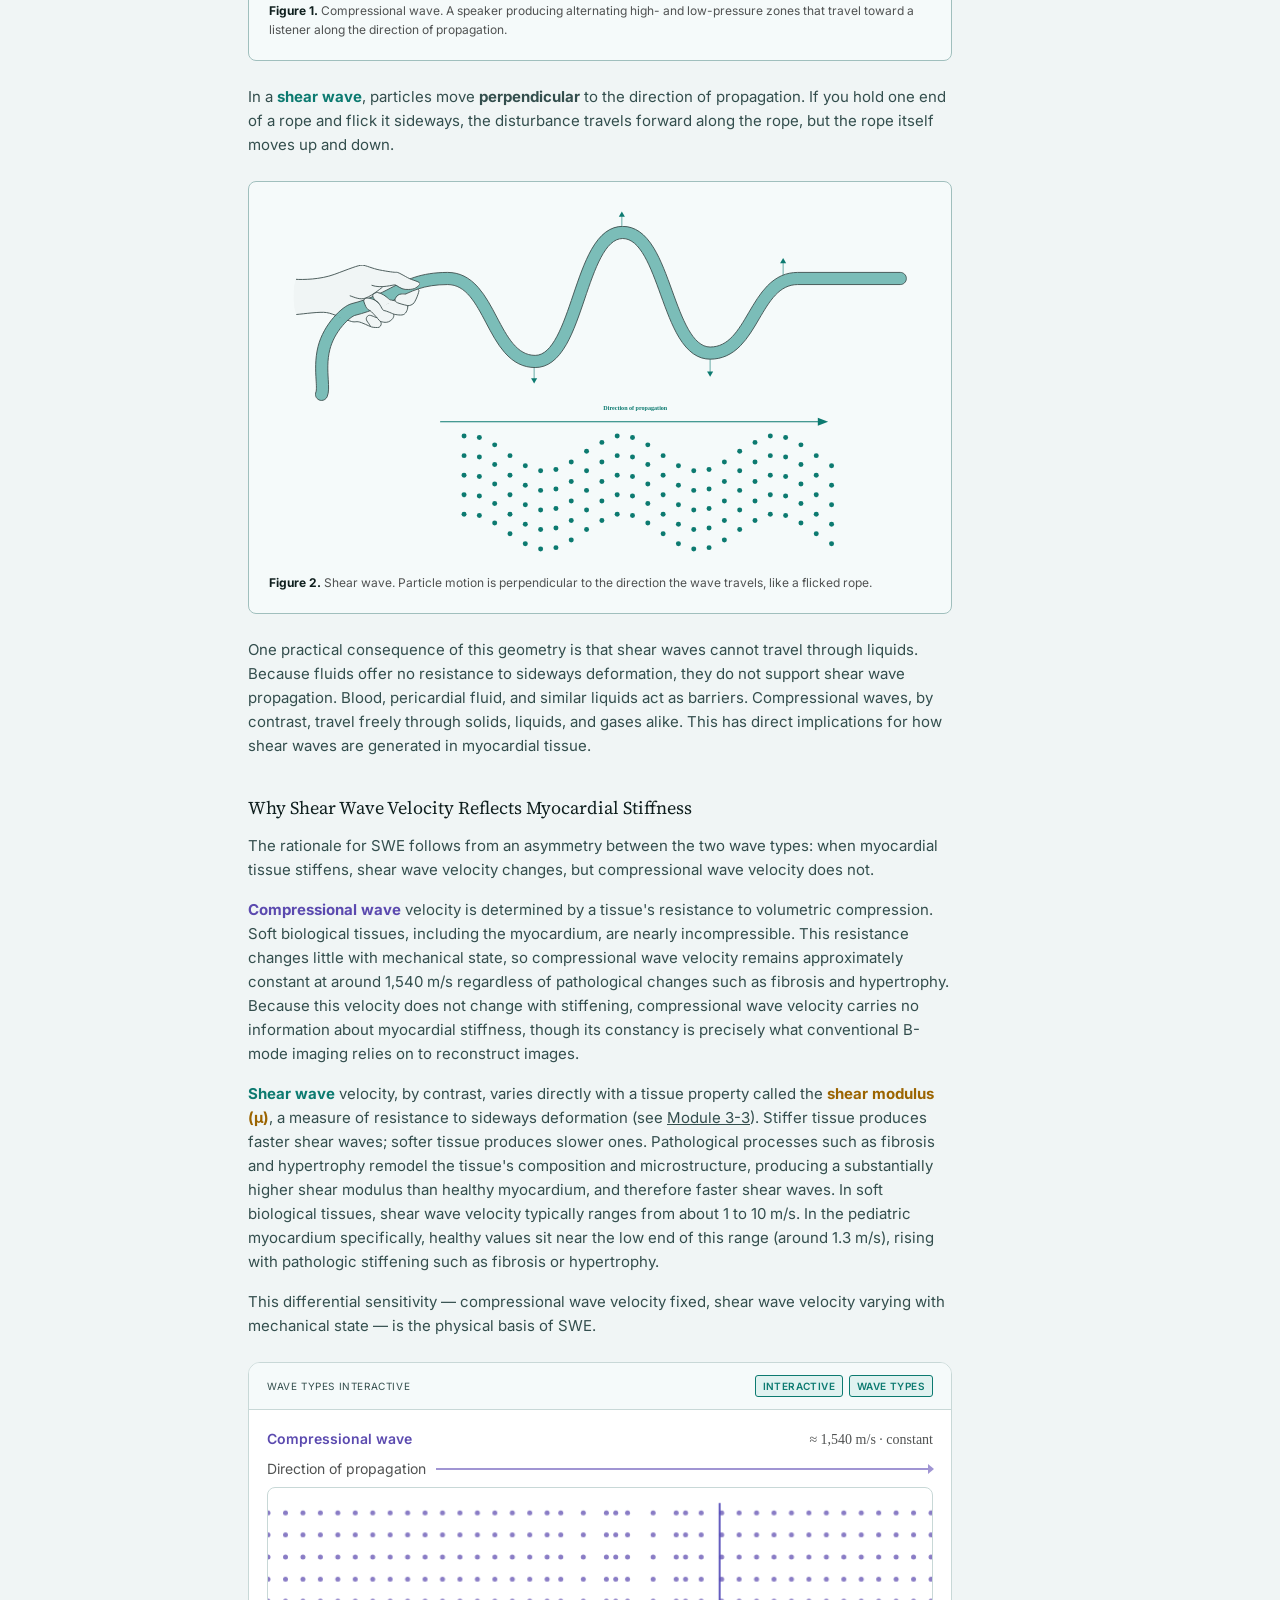
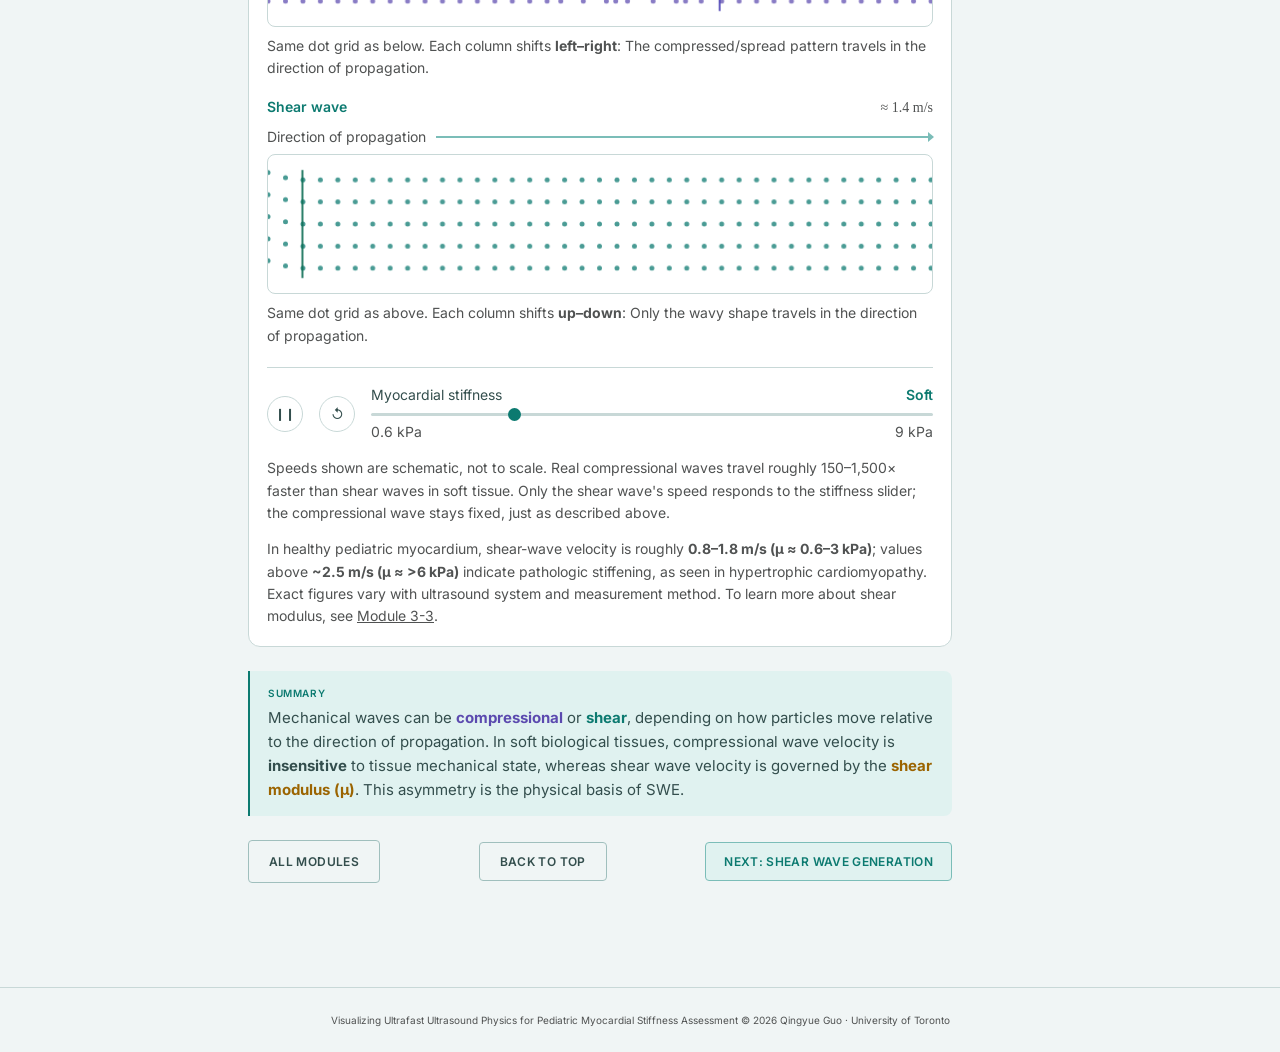
<file: module3-1.html>
<!DOCTYPE html>
<html lang="en">

<head>
  <meta charset="UTF-8">
  <meta name="viewport" content="width=device-width, initial-scale=1.0">
  <title>Module 3-1 · SWE Learning Module</title>
  <link rel="preconnect" href="https://fonts.googleapis.com">
  <link rel="preconnect" href="https://fonts.gstatic.com" crossorigin>
  <link
    href="https://fonts.googleapis.com/css2?family=Inter:wght@400;500;600;700&family=Source+Serif+4:opsz,wght@8..60,400;8..60,600&display=swap"
    rel="stylesheet">
  <link rel="stylesheet" href="style.css">
  <link rel="icon" type="image/svg+xml" href="mrp-June/images/websiteLogo.png">
</head>

<body data-section="1">

  <header class="navbar">
    <a href="index.html" class="nav-logo">
      <img src="mrp-June/images/websiteLogo.png" alt="" class="nav-logo-icon">
    </a>
    <nav class="nav-links">
      <a href="index.html">Home</a>
      <a href="index.html#modules" class="active">Modules</a>
      <a href="equationsGlossary.html">Equations &amp; Glossary</a>
      <a href="#">About</a>
    </nav>
  </header>

  <div class="module-layout">

    <div class="nav-backdrop" id="navBackdrop"></div>

    <aside class="nav-drawer" id="navDrawer">
      <button class="icon-btn drawer-toggle" id="drawerToggle" aria-label="Toggle navigation"
        data-tooltip="Navigation">‹</button>
      <nav class="drawer-nav">
        <p class="drawer-title">Navigation</p>
        <ul>
          <li><a href="module3-1.html" data-section="1"><span class="drawer-bullet"></span>3-1: Two Types of Mechanical
              Waves</a></li>
          <li><a href="module3-2.html" data-section="2"><span class="drawer-bullet"></span>3-2: Shear Wave Generation in
              the
              Myocardium</a></li>
          <li><a href="module3-3.html" data-section="3"><span class="drawer-bullet"></span>3-3: Tracking Shear Waves
              with
              Ultrafast Ultrasound</a></li>
          <li><a href="module3-4.html" data-section="4"><span class="drawer-bullet"></span>3-4: Limitations and
              Real-World
              Considerations</a></li>
        </ul>
      </nav>
    </aside>

    <div class="ref-backdrop" id="refBackdrop"></div>

    <main class="module-main">
      <div class="module-intro">
        <p class="eyebrow">Module 3</p>
        <h1>The Mechanism of <span style="color: var(--accent);">Shear Wave</span> Elastography</h1>
        <p class="body-text">Shear-wave elastography (SWE) infers myocardial stiffness (MS) from the velocity of a shear
          wave
          traveling through cardiac tissue. This module will walk you through the process — from definitions and wave
          generation,
          through ultrafast tracking, to its limitations and real-world considerations.</p>
      </div>

      <section class="learning-objectives">
        <p class="eyebrow">Learning Objectives</p>
        <h2>What You'll Learn in Module 3</h2>
        <div class="panel objectives-panel">
          <div class="objective-item">
            <span class="objective-marker"></span>
            <p class="body-text">Explain the difference between <strong>compressional and shear waves</strong>, and why
              shear wave
              velocity reflects myocardial stiffness.</p>
          </div>
          <div class="objective-item">
            <span class="objective-marker"></span>
            <p class="body-text">Describe how <strong>acoustic radiation force</strong> and mechanical events during
              valve
              closure generate localized shear waves in myocardial
              tissue.</p>
          </div>
          <div class="objective-item">
            <span class="objective-marker"></span>
            <p class="body-text">Explain why <strong>ultrafast</strong> frame rates above 1,000 fps are required to
              measure the velocity
              of
              shear wave.</p>
          </div>
          <div class="objective-item">
            <span class="objective-marker"></span>
            <p class="body-text">Identify how <strong>viscoelasticity</strong>, <strong>anisotropy</strong>, and
              <strong>wall geometry</strong> affect shear wave
              measurements and their interpretation.</p>
          </div>
        </div>
      </section>

      <hr class="divider">

      <section class="module-section">
        <p class="eyebrow">Module 3-1</p>
        <h2>Two Types of Mechanical Waves</h2>
        <p class="body-text">Mechanical waves travel by passing energy from particle to particle. The two types relevant
          to tissue mechanics differ in one key respect: how particles move relative to the <strong>direction</strong>
          of propagation.
        </p>
        <p class="body-text">In a <strong style="color: var(--accent-violet);">compressional wave</strong>, particles
          oscillate <strong>parallel</strong> to the direction of
          propagation, producing alternating zones of compression (high pressure) and rarefaction (low pressure). Sound
          is an example: a speaker pushes air forward and pulls it back, sending alternating high- and low-pressure
          zones outward. The ultrasound pulse in conventional B-mode imaging works the same way.</p>

        <div class="figure-placeholder has-image">
          <img class="figure-image" src="mrp-June/images/3-1-figure2.svg"
            alt="A speaker emits a compressional wave toward an ear: curved wavefronts and a dot grid show alternating high- and low-pressure zones traveling in the direction of propagation, from the speaker to the listener.">
          <p class="figure-caption"><strong class="figure-caption-label">Figure 1.</strong> Compressional wave. A
            speaker producing alternating high- and
            low-pressure zones that travel toward a listener along the direction of propagation.</p>
        </div>

        <p class="body-text">In a <strong style="color: var(--accent);">shear wave</strong>, particles move
          <strong>perpendicular</strong> to the direction of
          propagation. If you hold one end of a rope and flick it sideways, the disturbance travels forward along
          the rope, but the rope itself moves up and down.</p>

        <div class="figure-placeholder has-image">
          <img class="figure-image" src="mrp-June/images/3-1-figure1.svg"
            alt="A hand flicks one end of a rope, sending a shear wave rightward: small arrows show particle motion moving up and down, perpendicular to the direction of propagation, with a matching dot-grid pattern below.">
          <p class="figure-caption"><strong class="figure-caption-label">Figure 2.</strong> Shear wave. Particle motion
            is perpendicular to the direction the wave travels,
            like a flicked rope.</p>
        </div>

        <p class="body-text">One practical consequence of this geometry is that shear waves cannot travel through
          liquids. Because fluids offer no resistance to sideways deformation, they do not support shear wave
          propagation. Blood, pericardial fluid, and similar liquids act as barriers. Compressional waves, by contrast,
          travel freely through solids, liquids, and gases alike. This has direct implications for how shear waves are
          generated in myocardial tissue.</p>

        <h3>Why Shear Wave Velocity Reflects Myocardial Stiffness</h3>
        <p class="body-text">The rationale for SWE follows from an asymmetry
          between the two wave types: when myocardial tissue stiffens, shear wave velocity changes, but compressional
          wave velocity does not.</p>
        <p class="body-text"><strong style="color: var(--accent-violet);">Compressional wave</strong> velocity is
          determined by a tissue's resistance to
          volumetric compression. Soft biological tissues, including the myocardium, are nearly incompressible. This
          resistance changes little with mechanical state, so compressional wave velocity remains approximately constant
          at around 1,540 m/s regardless of pathological changes such as fibrosis and hypertrophy. Because this velocity
          does not change with stiffening, compressional wave velocity carries no information about myocardial
          stiffness, though its constancy is precisely what conventional B-mode imaging relies on to reconstruct images.
        </p>
        <p class="body-text"><strong style="color: var(--accent);">Shear wave</strong> velocity, by contrast, varies
          directly with a tissue property
          called the <strong style="color: var(--accent-amber);">shear modulus (μ)</strong>, a measure of resistance to
          sideways deformation (<a href="module3-3.html">see
            <u>Module 3-3</u></a>). Stiffer tissue produces faster shear waves; softer tissue produces slower ones.
          Pathological
          processes such as fibrosis and hypertrophy remodel the tissue's composition and microstructure, producing a
          substantially higher shear modulus than healthy myocardium, and therefore faster shear waves. In soft
          biological tissues, shear wave velocity typically ranges from about 1 to 10 m/s. In the pediatric myocardium
          specifically, healthy values sit near the low end of this range (around 1.3 m/s), rising with pathologic
          stiffening such as fibrosis or hypertrophy.</p>
        <p class="body-text">This differential sensitivity — compressional wave velocity fixed, shear wave velocity
          varying with mechanical state — is the physical basis of SWE.</p>

        <div class="panel interactive-panel">
          <div class="panel-header">
            <span class="panel-label">Wave Types Interactive</span>
            <div class="panel-tags">
              <span class="tag">Interactive</span>
              <span class="tag">Wave Types</span>
            </div>
          </div>
          <div class="panel-body wave-interactive">
            <div class="wave-row" data-wave="compressional">
              <div class="wave-row-header">
                <span class="wave-row-label" style="color: var(--accent-violet);">Compressional wave</span>
                <span class="wave-row-speed">≈ 1,540 m/s · constant</span>
              </div>
              <div class="wave-propagation-note" aria-hidden="true">
                <span>Direction of propagation</span>
                <span class="wave-propagation-arrow"></span>
              </div>
              <canvas class="wave-canvas" id="compCanvas" role="img"
                aria-label="Animated compressional wave: the same dot grid as the shear wave below, but each column shifts left-right in place, parallel to the direction of travel, creating moving bands of compression and rarefaction that travel in the direction of propagation."></canvas>
              <p class="wave-canvas-caption">Same dot grid as below. Each column shifts <strong>left–right</strong>:
                The compressed/spread pattern travels in the direction of propagation.</p>
            </div>

            <div class="wave-row" data-wave="shear">
              <div class="wave-row-header">
                <span class="wave-row-label" style="color: var(--accent);">Shear wave</span>
                <span class="wave-row-speed" id="shearSpeedReadout">≈ 1.4 m/s</span>
              </div>
              <div class="wave-propagation-note" aria-hidden="true">
                <span>Direction of propagation</span>
                <span class="wave-propagation-arrow"></span>
              </div>
              <canvas class="wave-canvas" id="shearCanvas" role="img"
                aria-label="Animated shear wave: the same dot grid as the compressional wave above, but each column shifts up and down together, perpendicular to the direction of travel, so the grid undulates into a traveling wavy ribbon that moves in the direction of propagation."></canvas>
              <p class="wave-canvas-caption">Same dot grid as above. Each column shifts <strong>up–down</strong>: Only
                the wavy shape travels in the direction of propagation.</p>
            </div>

            <div class="wave-controls">
              <button class="icon-btn wave-play-toggle" id="wavePlayToggle" type="button"
                aria-label="Pause animation">❙❙</button>
              <button class="icon-btn wave-reset-btn" id="waveResetBtn" type="button"
                aria-label="Reset animation" data-tooltip="Restart animation">↺</button>
              <div class="wave-slider-group">
                <div class="wave-slider-labels">
                  <span>Myocardial stiffness</span>
                  <span id="stiffnessValueLabel" data-level="soft">Soft</span>
                </div>
                <input type="range" class="wave-slider" id="stiffnessSlider" min="0" max="100" value="25"
                  aria-label="Myocardial stiffness — drag to see how shear wave speed changes">
                <div class="wave-slider-endpoints">
                  <span>0.6 kPa</span>
                  <span>9 kPa</span>
                </div>
              </div>
            </div>

            <p class="wave-note">Speeds shown are schematic, not to scale. Real compressional waves travel roughly
              150–1,500× faster than shear waves in soft tissue. Only the shear wave's speed responds to the
              stiffness slider; the compressional wave stays fixed, just as described above.</p>

            <p class="wave-note">In healthy pediatric myocardium, shear-wave velocity is roughly
              <strong>0.8–1.8 m/s (μ ≈ 0.6–3 kPa)</strong>; values above
              <strong>~2.5 m/s (μ ≈ &gt;6 kPa)</strong> indicate pathologic stiffening, as seen in hypertrophic
              cardiomyopathy. Exact figures vary with ultrasound system and measurement method. To learn more about
              shear modulus, see <a href="module3-3.html"><u>Module 3-3</u></a>.</p>
          </div>
        </div>

        <div class="callout">
          <p class="callout-label">Summary</p>
          <p class="callout-text">Mechanical waves can be <strong
              style="color: var(--accent-violet);">compressional</strong> or <strong
              style="color: var(--accent);">shear</strong>, depending on how particles move
            relative to the direction of propagation. In soft biological tissues, compressional wave velocity is
            <strong>insensitive</strong> to tissue mechanical state, whereas shear wave velocity is governed by the
            <strong style="color: var(--accent-amber)">shear modulus (μ)</strong>.
            This asymmetry is the physical basis of SWE.
          </p>
        </div>

        <div class="section-nav">
          <a href="index.html#modules" class="btn btn-ghost">All Modules</a>
          <button class="btn btn-ghost" data-action="back-to-top">Back to Top</button>
          <a href="module3-2.html" class="btn btn-next">Next: Shear Wave Generation</a>
        </div>
      </section>
    </main>

    <aside class="ref-panel" id="refPanel">
      <button class="icon-btn ref-toggle" id="refToggle" aria-label="Toggle reference panel"
        data-tooltip="Equations, Glossary &amp; Sources">‹</button>
      <div class="ref-tabs">
        <button class="ref-tab active" data-tab="equations">Equations</button>
        <button class="ref-tab" data-tab="glossary">Glossary</button>
        <button class="ref-tab" data-tab="sources">Sources</button>
      </div>
      <div class="ref-panel-content" data-panel="equations">
        <div class="eq-item">
          <p class="eq-name">Compressional wave velocity (soft tissue)</p>
          <p class="eq-formula">≈ 1,540 m/s</p>
          <p class="eq-note">Approximately constant; insensitive to myocardial stiffness.</p>
        </div>
        <div class="eq-item">
          <p class="eq-name">Shear wave velocity (soft tissue)</p>
          <p class="eq-formula">≈ 1–10 m/s</p>
          <p class="eq-note">Varies with the shear modulus (μ) — the basis of SWE. See Section 3 for μ = ρc².</p>
        </div>
      </div>
      <div class="ref-panel-content" data-panel="glossary" hidden>
        <div class="glossary-item">
          <p class="glossary-term">Compressional wave</p>
          <p class="glossary-def">A mechanical wave in which particles oscillate parallel to the direction of
            propagation, producing alternating compression and rarefaction.</p>
        </div>
        <div class="glossary-item">
          <p class="glossary-term">Shear wave</p>
          <p class="glossary-def">A mechanical wave in which particles move perpendicular to the direction of
            propagation. Cannot travel through liquids.</p>
        </div>
        <div class="glossary-item">
          <p class="glossary-term">Shear wave elastography (SWE)</p>
          <p class="glossary-def">A technique that infers tissue stiffness from the velocity of shear waves traveling
            through it.</p>
        </div>
        <div class="glossary-item">
          <p class="glossary-term">Shear modulus (μ)</p>
          <p class="glossary-def">A measure of a tissue's resistance to sideways (shear) deformation; relates to shear
            wave velocity via μ = ρc².</p>
        </div>
        <div class="glossary-item">
          <p class="glossary-term">B-mode imaging</p>
          <p class="glossary-def">Conventional grayscale ultrasound imaging, reconstructed from compressional (sound)
            wave echoes. Relies on compressional wave velocity staying constant regardless of tissue stiffness.</p>
        </div>
        <div class="glossary-item">
          <p class="glossary-term">Myocardial stiffness (MS)</p>
          <p class="glossary-def">The intrinsic mechanical property of cardiac tissue describing its resistance to
            deformation — the quantity SWE aims to estimate by measuring shear wave velocity.</p>
        </div>
      </div>
      <div class="ref-panel-content" data-panel="sources" hidden>
        <div class="source-item">
          <p class="source-citation">Cikes M, D'hooge J, Solomon SD. <a class="source-title-link"
              href="https://doi.org/10.1016/B978-0-323-39226-6.00001-1" target="_blank"
              rel="noopener noreferrer">Physical principles of ultrasound and generation of images.</a> In:
            <em>Essential Echocardiography: A Companion to Braunwald's Heart Disease</em>. Elsevier; 2019:chap 1. <a
              class="source-doi-link" href="https://doi.org/10.1016/B978-0-323-39226-6.00001-1" target="_blank"
              rel="noopener noreferrer">doi:10.1016/B978-0-323-39226-6.00001-1</a></p>
          <p class="source-note">Supports the B-mode imaging description (pulse-echo principle, compressional-wave
            basis).</p>
        </div>
        <div class="source-item">
          <p class="source-citation">Martin K, Ramnarine K. <a class="source-title-link"
              href="https://doi.org/10.1017/CBO9780511750885.004" target="_blank" rel="noopener noreferrer">Physics.</a>
            In: Hoskins PR, Martin K, Thrush A, eds. <em>Diagnostic Ultrasound: Physics and Equipment</em>. 2nd ed.
            Cambridge University Press; 2010:chap 2. <a class="source-doi-link"
              href="https://doi.org/10.1017/CBO9780511750885.004" target="_blank"
              rel="noopener noreferrer">doi:10.1017/CBO9780511750885.004</a></p>
          <p class="source-note">Supports the transverse/longitudinal (shear/compressional) wave distinction, using the
            same water-wave analogy as this section.</p>
        </div>
        <div class="source-item">
          <p class="source-citation">Szabo TL. <a class="source-title-link"
              href="https://doi.org/10.1016/B978-0-12-396487-8.00016-1" target="_blank"
              rel="noopener noreferrer">Elastography.</a> In: <em>Diagnostic Ultrasound Imaging: Inside Out</em>.
            Elsevier; 2014:699-734. <a class="source-doi-link" href="https://doi.org/10.1016/B978-0-12-396487-8.00016-1"
              target="_blank" rel="noopener noreferrer">doi:10.1016/B978-0-12-396487-8.00016-1</a></p>
          <p class="source-note">Supports the compressional vs. shear particle-motion distinction and why shear waves
            cannot travel through liquids.</p>
        </div>
        <div class="source-item">
          <p class="source-citation">Villalobos Lizardi JC, Baranger J, Nguyen MB, et al. <a class="source-title-link"
              href="https://doi.org/10.1038/s44161-021-00007-3" target="_blank" rel="noopener noreferrer">A guide for
              assessment of myocardial stiffness in health and disease.</a> <em>Nat Cardiovasc Res</em>. 2022;1(1):8-22.
            <a class="source-doi-link" href="https://doi.org/10.1038/s44161-021-00007-3" target="_blank"
              rel="noopener noreferrer">doi:10.1038/s44161-021-00007-3</a></p>
          <p class="source-note">Box 2 supports the shear modulus (&mu;) definition and why shear wave velocity, not
            compressional, carries stiffness information.</p>
        </div>


      </div>
    </aside>

  </div>

  <footer class="site-footer">
    <p>Visualizing Ultrafast Ultrasound Physics for Pediatric Myocardial Stiffness Assessment © 2026 Qingyue Guo ·
      University of Toronto</p>
  </footer>

  <script src="script.js" defer></script>
</body>

</html>
</file>
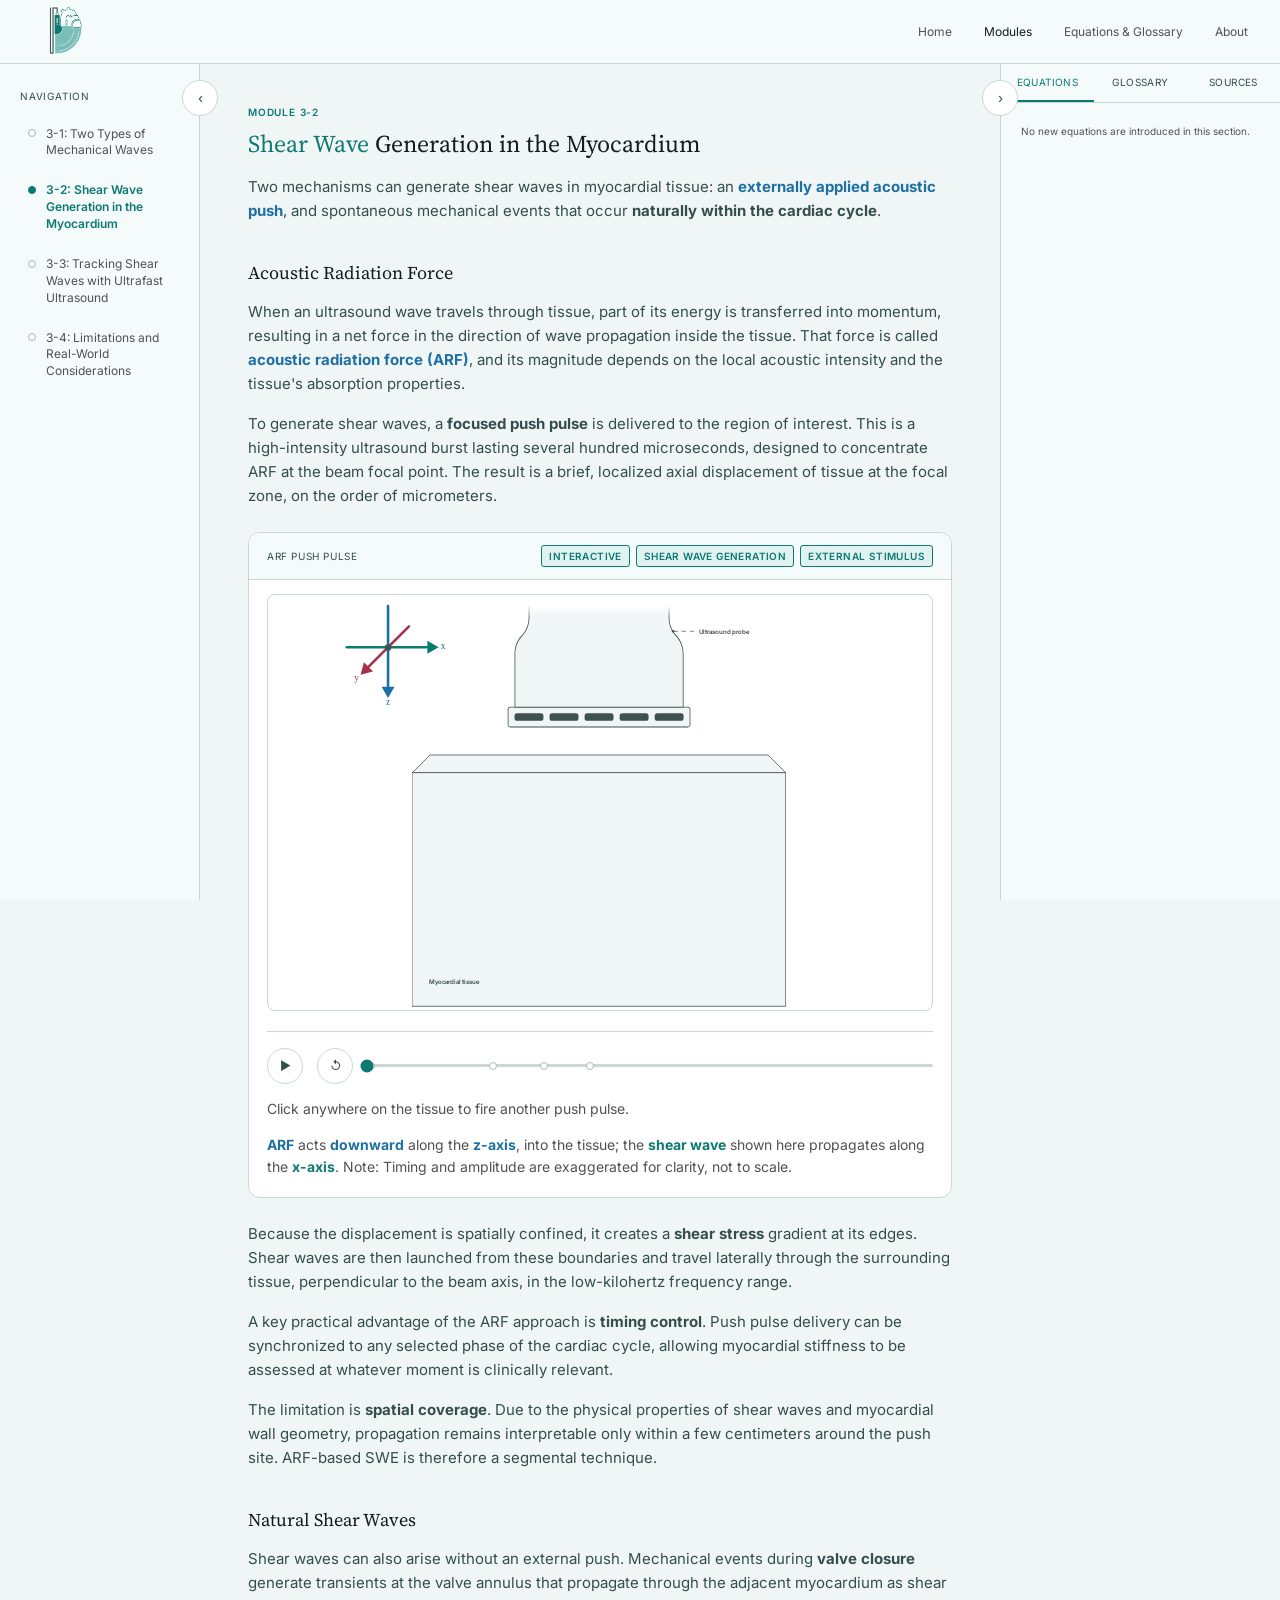
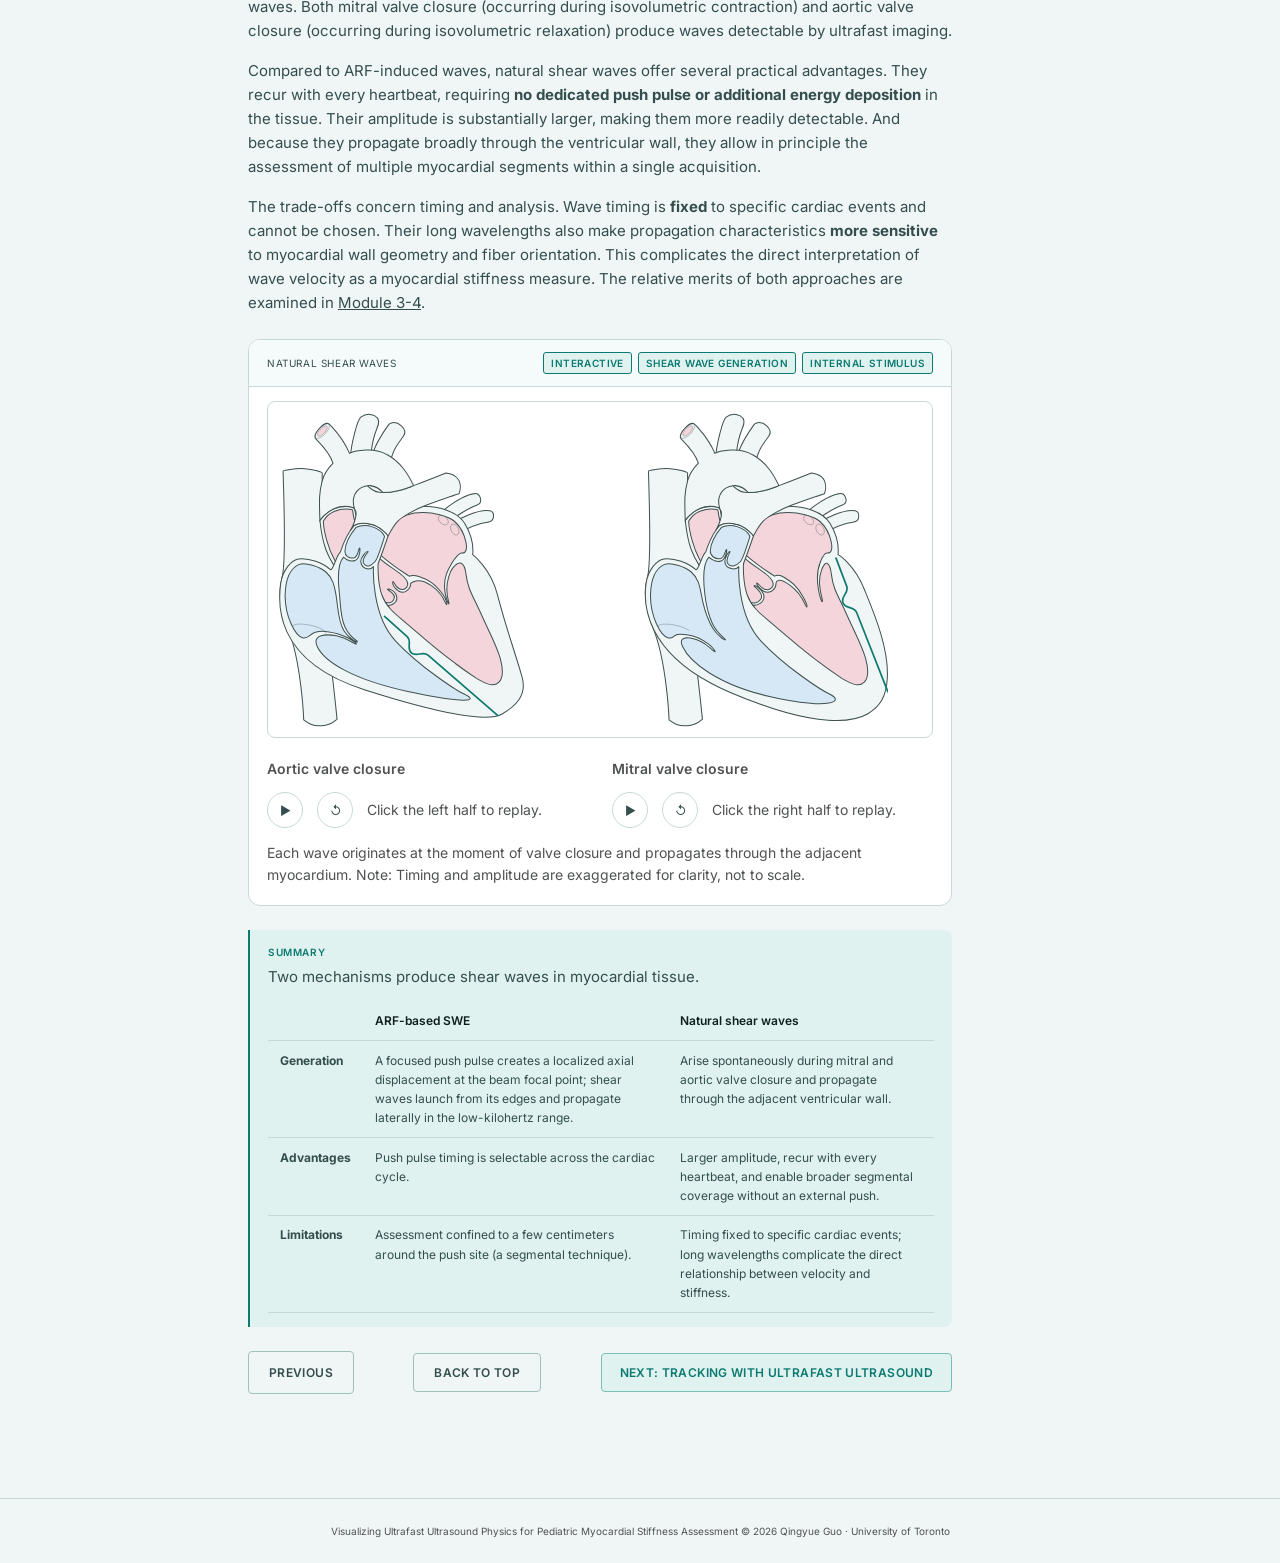
<file: module3-2.html>
<!DOCTYPE html>
<html lang="en">

<head>
  <meta charset="UTF-8">
  <meta name="viewport" content="width=device-width, initial-scale=1.0">
  <title>Module 3-2 · SWE Learning Module</title>
  <link rel="preconnect" href="https://fonts.googleapis.com">
  <link rel="preconnect" href="https://fonts.gstatic.com" crossorigin>
  <link
    href="https://fonts.googleapis.com/css2?family=Inter:wght@400;500;600;700&family=Source+Serif+4:opsz,wght@8..60,400;8..60,600&display=swap"
    rel="stylesheet">
  <link rel="stylesheet" href="style.css">
  <link rel="icon" type="image/svg+xml" href="mrp-June/images/websiteLogo.png">
</head>

<body data-section="2">

  <header class="navbar">
    <a href="index.html" class="nav-logo">
      <img src="mrp-June/images/websiteLogo.png" alt="" class="nav-logo-icon">
    </a>
    <nav class="nav-links">
      <a href="index.html">Home</a>
      <a href="index.html#modules" class="active">Modules</a>
      <a href="equationsGlossary.html">Equations &amp; Glossary</a>
      <a href="#">About</a>
    </nav>
  </header>

  <div class="module-layout">

    <div class="nav-backdrop" id="navBackdrop"></div>

    <aside class="nav-drawer" id="navDrawer">
      <button class="icon-btn drawer-toggle" id="drawerToggle" aria-label="Toggle navigation"
        data-tooltip="Navigation">‹</button>
      <nav class="drawer-nav">
        <p class="drawer-title">Navigation</p>
        <ul>
          <li><a href="module3-1.html" data-section="1"><span class="drawer-bullet"></span>3-1: Two Types of Mechanical
              Waves</a></li>
          <li><a href="module3-2.html" data-section="2"><span class="drawer-bullet"></span>3-2: Shear Wave Generation in
              the
              Myocardium</a></li>
          <li><a href="module3-3.html" data-section="3"><span class="drawer-bullet"></span>3-3: Tracking Shear Waves
              with
              Ultrafast Ultrasound</a></li>
          <li><a href="module3-4.html" data-section="4"><span class="drawer-bullet"></span>3-4: Limitations and
              Real-World
              Considerations</a></li>
        </ul>
      </nav>
    </aside>

    <div class="ref-backdrop" id="refBackdrop"></div>

    <main class="module-main">
      <section class="module-section">
        <p class="eyebrow">Module 3-2</p>
        <h2><span style="color: var(--accent);">Shear Wave</span> Generation in the Myocardium</h2>
        <p class="body-text">Two mechanisms can generate shear waves in myocardial tissue: an <strong
            style="color: var(--accent-blue);">externally applied acoustic push</strong>, and spontaneous mechanical
          events that occur <strong>naturally within the cardiac cycle</strong>.</p>

        <h3>Acoustic Radiation Force</h3>
        <p class="body-text">When an ultrasound wave travels through tissue, part of its energy is transferred into
          momentum, resulting in a net force in the direction of wave propagation inside the tissue. That force is
          called <strong style="color: var(--accent-blue);">acoustic radiation force (ARF)</strong>, and its magnitude
          depends on the local acoustic intensity and the tissue's absorption properties.</p>
        <p class="body-text">To generate shear waves, a <strong>focused push pulse</strong> is delivered to the region
          of interest. This is a high-intensity ultrasound burst lasting several hundred microseconds, designed to
          concentrate ARF at the beam focal point. The result is a brief, localized axial displacement of tissue at the
          focal zone, on the order of micrometers.</p>

        <div class="panel interactive-panel">
          <div class="panel-header">
            <span class="panel-label">ARF Push Pulse</span>
            <div class="panel-tags">
              <span class="tag">Interactive</span>
              <span class="tag">Shear Wave Generation</span>
              <span class="tag">External stimulus</span>
            </div>
          </div>
          <div class="panel-body arf-interactive">
            <div class="arf-stage" id="arfStage">
              <svg class="arf-svg" id="arfSvg" viewBox="0 0 2560 1600" xmlns="http://www.w3.org/2000/svg"
                xmlns:xlink="http://www.w3.org/1999/xlink" role="img" aria-labelledby="arfTitle arfDesc" focusable="false">
                <title id="arfTitle">Acoustic radiation force push pulse</title>
                <desc id="arfDesc">A focused ultrasound beam travels from the probe down into the myocardium,
                  displacing a small focal region. Shear waves then radiate outward from that displacement in both
                  directions, parallel to the tissue surface.</desc>
                <defs>
                  <filter id="arf-luminosity-noclip" x="555.314" y="506.511" width="1442.011" height="1080.83"
                    color-interpolation-filters="sRGB" filterUnits="userSpaceOnUse">
                    <feFlood flood-color="#fff" result="bg" />
                    <feBlend in="SourceGraphic" in2="bg" />
                  </filter>
                  <mask id="arf-mask" x="555.314" y="506.511" width="1442.011" height="1080.83"
                    maskUnits="userSpaceOnUse">
                    <g filter="url(#arf-luminosity-noclip)">
                      <!-- Clipped to the same growing rect as the beam itself, so the
                           funnel-shaped cutout in the tissue only opens up where the
                           beam has actually reached — never a hole with no beam over
                           it (before reveal / after reset), never ahead of the beam
                           mid-reveal. -->
                      <g clip-path="url(#arf-beam-reveal)">
                        <path
                          d="M1371.575,1585.84c-53.426-192.223-78.475-313.759-71.128-439.245,12.83-219.128,132.596-461.713,323.702-640.085h-696.149c191.106,178.372,310.872,420.957,323.702,640.085,7.347,125.486-17.702,247.021-71.128,439.245h191.001Z" />
                      </g>
                    </g>
                  </mask>
                  <filter id="arf-luminosity-noclip-2" x="1138.819" y="1076.286" width="275" height="59.075"
                    color-interpolation-filters="sRGB" filterUnits="userSpaceOnUse">
                    <feFlood flood-color="#fff" result="bg" />
                    <feBlend in="SourceGraphic" in2="bg" />
                  </filter>
                  <mask id="arf-mask-1" x="1138.819" y="1076.286" width="275" height="59.075"
                    maskUnits="userSpaceOnUse">
                    <g filter="url(#arf-luminosity-noclip-2)">
                      <polygon points="1307.213 1091.998 1244.987 1092.779 1242.545 1076.286 1309.447 1076.771 1307.213 1091.998"
                        fill="#494949" />
                    </g>
                  </mask>
                  <filter id="arf-luminosity-noclip-3" x="924.097" y="-15.359" width="722.18" height="109.287"
                    color-interpolation-filters="sRGB" filterUnits="userSpaceOnUse">
                    <feFlood flood-color="#fff" result="bg" />
                    <feBlend in="SourceGraphic" in2="bg" />
                  </filter>
                  <linearGradient id="arf-linear-gradient" x1="1285.187" y1="27.269" x2="1285.187" y2="85.6"
                    gradientUnits="userSpaceOnUse">
                    <stop offset=".195" stop-color="#fff" />
                    <stop offset="1" stop-color="#000" />
                  </linearGradient>
                  <mask id="arf-mask-2" x="924.097" y="-15.359" width="722.18" height="109.287"
                    maskUnits="userSpaceOnUse">
                    <g filter="url(#arf-luminosity-noclip-3)">
                      <rect x="924.097" y="-15.359" width="722.18" height="109.287" fill="url(#arf-linear-gradient)" />
                    </g>
                  </mask>
                  <clipPath id="arf-beam-reveal" clipPathUnits="userSpaceOnUse">
                    <rect id="arfBeamRevealRect" x="555.314" y="506.511" width="1442.011" height="0" />
                  </clipPath>
                  <clipPath id="arf-medium-clip" clipPathUnits="userSpaceOnUse">
                    <rect x="556.814" y="684.883" width="1439.011" height="900.957" />
                  </clipPath>
                </defs>

                <g id="xyz_axis" data-name="xyz axis">
                  <g>
                    <line x1="382.219" y1="282.078" x2="543.526" y2="120.77" fill="none" stroke="#a3344a"
                      stroke-linecap="round" stroke-linejoin="round" stroke-width="10" />
                    <polygon points="405.006 294.549 356.847 307.45 369.748 259.29 405.006 294.549" fill="#a3344a" />
                  </g>
                  <g>
                    <line x1="462.872" y1="360.795" x2="462.872" y2="42.819" fill="none" stroke="#1d6fa4"
                      stroke-linecap="round" stroke-linejoin="round" stroke-width="10" />
                    <polygon points="487.804 353.5 462.872 396.676 437.941 353.5 487.804 353.5" fill="#1d6fa4" />
                  </g>
                  <text transform="translate(332.101 330.914)" fill="#a3344a" font-family="CambriaMath, 'Cambria Math'"
                    font-size="36">
                    <tspan x="0" y="0">y</tspan>
                  </text>
                  <text transform="translate(454.525 423.696)" fill="#1d6fa4" font-family="CambriaMath, 'Cambria Math'"
                    font-size="36">
                    <tspan x="0" y="0">z</tspan>
                  </text>
                  <g>
                    <line x1="621.861" y1="201.424" x2="303.884" y2="201.424" fill="none" stroke="#0c7a70"
                      stroke-linecap="round" stroke-linejoin="round" stroke-width="10" />
                    <polygon points="614.566 176.492 657.742 201.424 614.566 226.356 614.566 176.492" fill="#0c7a70" />
                  </g>
                  <text transform="translate(666.061 208.865)" fill="#0c7a70" font-family="CambriaMath, 'Cambria Math'"
                    font-size="36">
                    <tspan x="0" y="0">x</tspan>
                  </text>
                  <circle cx="462.872" cy="202.371" r="12.255" fill="#3f5150" />
                </g>

                <g id="medium">
                  <g mask="url(#arf-mask)">
                    <g>
                      <polygon
                        points="1995.824 684.883 1927.654 616.713 624.984 616.713 556.814 684.883 1995.824 684.883"
                        fill="#f0f5f5" stroke="#3f5150" stroke-linecap="round" stroke-linejoin="round"
                        stroke-width="3" />
                      <rect x="556.814" y="684.883" width="1439.011" height="900.957" fill="#f0f5f5" stroke="#3f5150"
                        stroke-linecap="round" stroke-linejoin="round" stroke-width="3" />
                    </g>
                  </g>
                </g>

                <g id="beam" clip-path="url(#arf-beam-reveal)">
                  <path
                    d="M1371.575,1585.84c-53.426-192.223-78.475-313.759-71.128-439.245,12.83-219.128,132.596-461.713,323.702-640.085h-696.149c191.106,178.372,310.872,420.957,323.702,640.085,7.347,125.486-17.702,247.021-71.128,439.245h191.001Z"
                    fill="rgba(214, 232, 245, .6)" />
                  <path
                    d="M1371.575,1585.84c-53.426-192.223-78.475-313.759-71.128-439.245,12.83-219.128,132.596-461.713,323.702-640.085h-696.149c191.106,178.372,310.872,420.957,323.702,640.085,7.347,125.486-17.702,247.021-71.128,439.245h191.001Z"
                    fill="none" stroke="#1d6fa4" stroke-miterlimit="10" stroke-width="5" />
                </g>

                <g id="focalZone">
                  <g mask="url(#arf-mask-1)">
                    <path d="M1141.319,1135.362c0-28.713,60.442-51.989,135-51.989s135,23.276,135,51.989" fill="none"
                      stroke="#d3d3d3" stroke-miterlimit="10" stroke-width="5" />
                  </g>
                  <path d="M1411.319,1135.362c0,28.713-60.442,51.989-135,51.989s-135-23.276-135-51.989" fill="none"
                    stroke="#9e9e9e" stroke-linecap="round" stroke-linejoin="round" stroke-width="5" />
                </g>

                <!-- One persistent <path> per direction — never cloned or replaced.
                     Empty 'd' at rest. initArfInteractive() in script.js rewrites
                     each path's 'd' every frame to trace a hump (the particle's
                     up/down displacement) per currently-active pulse on that arm, so
                     multiple clicks show as multiple humps traveling on the SAME
                     line rather than separate lines. Clipped to the tissue rect, so
                     a hump disappears as it crosses the tissue edge instead of
                     continuing to travel visibly beyond the medium. -->
                <g id="shearWave" clip-path="url(#arf-medium-clip)">
                  <path class="shear-arm-path" data-arm="left" fill="none" stroke="#0c7a70" stroke-linecap="round"
                    stroke-linejoin="round" stroke-width="5" />
                  <path class="shear-arm-path" data-arm="right" fill="none" stroke="#0c7a70" stroke-linecap="round"
                    stroke-linejoin="round" stroke-width="5" />
                </g>

                <g id="dot">
                  <circle cx="1276.319" cy="1135.362" r="13.979" fill="#0c7a70" />
                </g>

                <g id="probe">
                  <g>
                    <path
                      d="M933.943,432.285h684.751c4.607,0,8.347,3.74,8.347,8.347v59.98c0,4.607-3.74,8.347-8.347,8.347h-684.751c-4.606,0-8.346-3.74-8.346-8.346v-59.981c0-4.606,3.74-8.346,8.346-8.346Z"
                      fill="#f0f5f5" />
                    <path
                      d="M1618.695,433.785c3.775,0,6.846,3.071,6.846,6.847v59.981c0,3.775-3.071,6.847-6.846,6.847h-684.751c-3.775,0-6.847-3.071-6.847-6.847v-59.981c0-3.775,3.071-6.847,6.847-6.847h684.751M1618.695,430.785h-684.751c-5.438,0-9.847,4.408-9.847,9.847v59.981c0,5.438,4.408,9.847,9.847,9.847h684.751c5.438,0,9.846-4.409,9.846-9.847v-59.981c0-5.438-4.408-9.847-9.846-9.847h0Z"
                      fill="#3f5150" />
                  </g>
                  <g>
                    <path
                      d="M952.003,432.285v-206.19c0-25.989,9.762-50.936,26.783-68.443,17.561-18.062,27.632-43.771,27.632-70.534V12.856h539.8v74.262c0,26.763,10.071,52.471,27.633,70.534,17.021,17.508,26.783,42.454,26.783,68.443v206.19h-648.631Z"
                      fill="#f0f5f5" />
                    <path
                      d="M1544.719,14.356v72.761c0,27.15,10.226,53.24,28.057,71.58,16.751,17.23,26.359,41.795,26.359,67.397v204.69h-645.631v-204.69c0-25.602,9.607-50.167,26.359-67.397,17.831-18.34,28.057-44.43,28.057-71.58V14.356h536.799M1547.719,11.356h-542.799v75.761c0,26.44-9.875,51.66-27.208,69.489h0c-17.333,17.828-27.208,43.048-27.208,69.489v207.69h651.631v-207.69c0-26.44-9.875-51.66-27.208-69.489h0c-17.333-17.828-27.208-43.048-27.208-69.489V11.356h0Z"
                      fill="#3f5150" />
                  </g>
                  <g>
                    <rect x="950.503" y="456.26" width="111.447" height="28.723" rx="9.846" ry="9.846"
                      fill="#3f5150" />
                    <rect x="1085.586" y="456.26" width="111.447" height="28.723" rx="9.846" ry="9.846"
                      fill="#3f5150" />
                    <rect x="1220.669" y="456.26" width="111.447" height="28.723" rx="9.846" ry="9.846"
                      fill="#3f5150" />
                    <rect x="1355.751" y="456.26" width="111.447" height="28.723" rx="9.846" ry="9.846"
                      fill="#3f5150" />
                    <rect x="1490.834" y="456.26" width="111.447" height="28.723" rx="9.846" ry="9.846"
                      fill="#3f5150" />
                  </g>
                  <g mask="url(#arf-mask-2)">
                    <rect x="944.591" width="663.603" height="93.17" fill="#fff" />
                  </g>
                </g>

                <rect id="arfHitArea" class="arf-hit-area" x="556.814" y="616.713" width="1439.011" height="969.127"
                  fill="#000" fill-opacity="0" pointer-events="all" />

                <!-- Leader anchor points below were measured against the actual
                     rendered geometry (SVGGeometryElement.isPointInFill sampling of
                     the beam/probe paths at each label's height), not eyeballed —
                     each leader starts right at the shape's edge, and every label's
                     text box sits in a gap clear of the beam funnel, the probe body,
                     and its neighboring labels. -->
                <!-- The three right-side labels (probe/ARF/focal zone) share one
                     left-aligned text column at x=1660, each reached by a longer
                     dashed leader than before so the text sits well clear of the
                     diagram. -->
                <g id="arfAnnotations" class="arf-annotations" aria-hidden="true">
                  <g class="arf-label-group arf-label-static">
                    <line x1="1562" y1="140" x2="1650" y2="140" class="arf-leader" />
                    <circle cx="1562" cy="140" r="5" class="arf-leader-dot" />
                    <text x="1660" y="149" class="arf-label arf-label-neutral">Ultrasound probe</text>
                  </g>
                  <g class="arf-label-group arf-label-static">
                    <text x="620" y="1500" class="arf-label arf-label-neutral">Myocardial tissue</text>
                  </g>
                  <g class="arf-label-group arf-label-beam">
                    <line x1="1412" y1="780" x2="1650" y2="780" class="arf-leader arf-leader-blue" />
                    <circle cx="1412" cy="780" r="5" class="arf-leader-dot arf-leader-dot-blue" />
                    <text x="1660" y="790" class="arf-label arf-label-blue">ARF</text>
                  </g>
                  <g class="arf-label-group arf-label-focal">
                    <!-- Elbow: diagonal off the ellipse edge, then flattens to
                         horizontal — sits above the shear-wave baseline (y=1135) and
                         clear of the beam's narrow waist there (beam right edge
                         ~1320 at this height vs. the leader from x=1450 onward). -->
                    <polyline points="1370,1110 1450,1050 1650,1050" class="arf-leader arf-leader-neutral" />
                    <circle cx="1370" cy="1110" r="5" class="arf-leader-dot arf-leader-dot-neutral" />
                    <text x="1660" y="1058" class="arf-label arf-label-neutral">Focal zone</text>
                  </g>
                  <g class="arf-label-group arf-label-shear">
                    <!-- Elbow, routed left — not centered under the dot, since the
                         beam's narrow neck runs the full height of the tissue at
                         x~1250-1320, so a centered label would sit on top of it at
                         any y. -->
                    <polyline points="1180,1135.362 1080,1075 880,1075" class="arf-leader arf-leader-accent" />
                    <circle cx="1180" cy="1135.362" r="5" class="arf-leader-dot arf-leader-dot-accent" />
                    <text x="870" y="1083" text-anchor="end" class="arf-label arf-label-accent">Shear waves</text>
                  </g>
                </g>
              </svg>
            </div>

            <div class="arf-controls">
              <button class="icon-btn arf-play-btn" id="arfPlayBtn" type="button" aria-label="Play animation"
                aria-pressed="false">▶</button>
              <button class="icon-btn arf-reset-btn" id="arfResetBtn" type="button"
                aria-label="Reset animation" data-tooltip="Restart animation">↺</button>
              <div class="arf-scrubber-group">
                <div class="arf-track-line" aria-hidden="true"></div>
                <input type="range" class="wave-slider" id="arfScrubber" min="0" max="4950" step="1" value="0"
                  aria-label="Animation progress">
                <div class="arf-thumb" id="arfThumb" aria-hidden="true"></div>
                <div class="arf-marks" id="arfMarks">
                  <button type="button" class="arf-mark" style="left: 0%;" data-t="0"
                    aria-label="Idle" data-tooltip="Idle"></button>
                  <button type="button" class="arf-mark" style="left: 22.2%;" data-t="1100"
                    aria-label="ARF beam fires into the tissue" data-tooltip="ARF beam ↓ fires into the tissue"></button>
                  <button type="button" class="arf-mark" style="left: 31.3%;" data-t="1550"
                    aria-label="Focal zone forms" data-tooltip="Focal zone forms"></button>
                  <button type="button" class="arf-mark" style="left: 39.4%;" data-t="1950"
                    aria-label="Shear wave emerges" data-tooltip="Shear wave emerges"></button>
                  <button type="button" class="arf-mark" id="arfMark5" style="left: 100%;"
                    data-t="1950" aria-label="More waves on click"
                    data-tooltip="More waves on click" hidden></button>
                </div>
              </div>
              <p class="arf-hint">Click anywhere on the tissue to fire another push pulse.</p>
            </div>
            <p class="wave-note"><strong style="color: var(--accent-blue);">ARF</strong> acts <strong style="color: var(--accent-blue);">downward</strong> along the <strong style="color: var(--accent-blue);">z-axis</strong>, into the tissue; the <strong style="color: var(--accent);">shear wave</strong>
              shown here propagates along the <strong style="color: var(--accent);">x-axis</strong>. Note: Timing and amplitude are exaggerated for
              clarity, not to scale.</p>
          </div>
        </div>

        <p class="body-text">Because the displacement is spatially confined, it creates a <strong>shear stress</strong>
          gradient at its edges. Shear waves are then launched from these boundaries and travel laterally through the
          surrounding tissue, perpendicular to the beam axis, in the low-kilohertz frequency range.</p>
        <p class="body-text">A key practical advantage of the ARF approach is <strong>timing control</strong>. Push pulse delivery can be
          synchronized to any selected phase of the cardiac cycle, allowing myocardial stiffness to be assessed at
          whatever moment is clinically relevant.</p>
        <p class="body-text">The limitation is <strong>spatial coverage</strong>. Due to the physical properties of shear waves and
          myocardial wall geometry, propagation remains interpretable only within a few centimeters around the push
          site. ARF-based SWE is therefore a segmental technique.</p>

        <h3>Natural Shear Waves</h3>
        <p class="body-text">Shear waves can also arise without an external push. Mechanical events during <strong>valve
            closure</strong> generate transients at the valve annulus that propagate through the adjacent myocardium as
          shear waves. Both mitral valve closure (occurring during isovolumetric contraction) and aortic valve closure
          (occurring during isovolumetric relaxation) produce waves detectable by ultrafast imaging.</p>
        <p class="body-text">Compared to ARF-induced waves, natural shear waves offer several practical advantages. They
          recur with every heartbeat, requiring <strong>no dedicated push pulse or additional energy deposition</strong> in the tissue.
          Their amplitude is substantially larger, making them more readily detectable. And because they propagate
          broadly through the ventricular wall, they allow in principle the assessment of multiple myocardial segments
          within a single acquisition.</p>
        <p class="body-text">The trade-offs concern timing and analysis. Wave timing is <strong>fixed</strong> to specific cardiac events
          and cannot be chosen. Their long wavelengths also make propagation characteristics <strong>more sensitive</strong> to
          myocardial wall geometry and fiber orientation. This complicates the direct interpretation of wave velocity as
          a myocardial stiffness measure. The relative merits of both approaches are examined in <a
            href="module3-4.html"><u>Module 3-4</u></a>.</p>

        <div class="panel interactive-panel">
          <div class="panel-header">
            <span class="panel-label">Natural Shear Waves</span>
            <div class="panel-tags">
              <span class="tag">Interactive</span>
              <span class="tag">Shear wave generation</span>
              <span class="tag">Internal stimulus</span>
            </div>
          </div>
          <div class="panel-body valve-interactive">
            <div class="valve-stage" id="valveStage">
              <svg class="valve-svg" id="valveSvg" viewBox="245 310 1960 990" xmlns="http://www.w3.org/2000/svg"
                role="img" aria-labelledby="valveTitle valveDesc" focusable="false">
                <title id="valveTitle">Shear waves generated at aortic and mitral valve closure</title>
                <desc id="valveDesc">A cross-section of the heart showing both the aortic valve (left) and mitral
                  valve (right). On closure, each valve launches a shear wave from its annulus that propagates
                  through the adjacent myocardium.</desc>

                <defs>
                  <!-- Each wave is clipped to its OWN heart's outer silhouette (the
                       first, outermost subpath of that heart's #crossSection path) —
                       not the diagram's rectangular frame — so it disappears exactly
                       at the myocardial wall instead of visibly crossing outside the
                       heart into empty space. Waves are authored to run well past this
                       boundary (see valveShearWave below); only the clip decides where
                       they actually stop being visible. -->
                  <clipPath id="aorticClip" clipPathUnits="userSpaceOnUse">
                    <path d="M926.413,861.824c-29.93-74.11-77.21-101.18-77.21-101.18,1.62-16.37,3.363-47.973-23.446-92.016-21.396-35.15-73.249-50.599-127.149-50.683-53.9-.084-105.702,32.109-126.802,61.734l12.554,10.103c-11.854-11.134-24.774-17.962-46.412-20.771-24.004-3.116-38.872,5.553-38.872,5.553-24.894,29.489-40.234,78.09-40.234,78.09-12.14,9.64-22.824,59.343-30.66,51.62-18.723-18.454-63.189-35.539-93.02-31.07-20.299,3.041-46.725,31.765-52.469,71.212-7.526,51.681-13.401,211.788,250.349,323.619,263.76,111.83,367.333,83.422,403.116,62.807,35.896-20.681,56.502-50.02,58.694-109.527,3.245-88.09-38.5-185.37-68.44-259.49Z"/>
                  </clipPath>
                  <clipPath id="mitralClip" clipPathUnits="userSpaceOnUse">
                    <path d="M1983.021,870.277c-8.426-67.909-55.345-109.633-55.345-109.633,1.62-16.37,3.363-47.973-23.446-92.016-21.396-35.15-73.249-50.599-127.149-50.683-53.9-.084-105.702,32.109-126.802,61.734l12.554,10.103c-11.854-11.134-24.774-17.962-46.412-20.771-24.004-3.116-38.872,5.553-38.872,5.553-24.894,29.489-40.234,78.09-40.234,78.09-12.14,9.64-22.824,59.343-30.66,51.62-18.723-18.454-63.189-35.539-93.02-31.07-20.299,3.041-46.725,31.765-52.469,71.212-7.526,51.681-26.334,227.826,246.629,314.783,266.887,85.021,371.054,92.258,406.837,71.642,35.896-20.681,75.198-52.312,58.694-109.527-25.417-88.115-78.285-154.158-90.305-251.037Z"/>
                  </clipPath>
                </defs>

                <!-- Backing layer: a solid tissue-colored fill tracing each
                     heart's OUTER silhouette only (crossSection's first
                     subpath), sitting behind every other layer. During the
                     closure morph, fill-L/fill-R/crossSection each tween
                     independently and can momentarily disagree at their
                     edges — this guarantees any such seam reveals base
                     tissue color, never white page background or the
                     layers further back (veins, the far leaflet). It tweens
                     from the same two states as #aorticCrossSection /
                     #mitralCrossSection so it always sits exactly under the
                     wall outline, never past it. -->
                <g id="backing">
                  <!-- Static seam patch. The great-vessel outlines (#pa and
                       #aorta) don't quite meet in the source artwork, leaving
                       a hole per heart that shows the page through. It
                       predates the animation (it measures identical at every
                       frame of the morph), so these two rects just sit at the
                       bottom of the stack in tissue colour — wherever the
                       vessels do cover them they're hidden behind them
                       anyway. Bounds measured by hit-testing the SVG itself:
                       x 544-580 / 1622-1658, y 559-575, plus a unit of
                       margin. -->
                  <rect id="aorticSeamPatch" x="543" y="558" width="38" height="18" fill="#f0f5f5"/>
                  <rect id="mitralSeamPatch" x="1621" y="558" width="38" height="18" fill="#f0f5f5"/>
                  <path id="aorticBacking" fill="#f0f5f5" d="M921.947,877.709C901.692,800.393 849.204,760.644 849.204,760.644C850.824,744.274 852.567,712.671 825.758,668.628C804.362,633.478 752.509,618.029 698.609,617.945C644.709,617.861 592.907,650.054 571.807,679.679L584.361,689.782C572.507,678.648 559.587,671.82 537.949,669.011C513.945,665.895 499.077,674.564 499.077,674.564C474.183,704.053 458.843,752.654 458.843,752.654C446.703,762.294 436.019,811.997 428.183,804.274C409.46,785.82 364.994,768.735 335.163,773.204C314.864,776.245 288.438,804.969 282.694,844.416C275.168,896.097 256.36,1072.242 529.323,1159.199C796.21,1244.22 900.377,1251.457 936.16,1230.841C972.056,1210.16 1011.358,1178.529 994.854,1121.314C969.437,1033.199 950.992,988.573 921.947,877.709Z"/>
                  <path id="mitralBacking" fill="#f0f5f5" d="M2004.887,861.824C1974.957,787.714 1927.677,760.644 1927.677,760.644C1929.297,744.274 1931.04,712.671 1904.231,668.628C1882.835,633.478 1830.982,618.029 1777.082,617.945C1723.182,617.861 1671.38,650.054 1650.28,679.679L1662.834,689.782C1650.98,678.648 1638.06,671.82 1616.422,669.011C1592.418,665.895 1577.55,674.564 1577.55,674.564C1552.656,704.053 1537.316,752.654 1537.316,752.654C1525.176,762.294 1514.492,811.997 1506.656,804.274C1487.933,785.82 1443.467,768.735 1413.636,773.204C1393.337,776.245 1366.911,804.969 1361.167,844.416C1353.641,896.097 1347.766,1056.204 1611.516,1168.035C1875.276,1279.865 1978.849,1251.457 2014.632,1230.842C2050.528,1210.161 2071.134,1180.822 2073.326,1121.315C2076.571,1033.225 2034.826,935.945 2004.886,861.825Z"/>
                </g>

                <g id="veins">
                  <path d="M289.587,513.905c1.277,62.574,10.238,270.892-3.511,315.723-17.617,57.447,10.419,131.357,18,150.128,39.83,98.617,46.34,268.66,46.34,268.66,14.426,11.362,27.427,18.962,52.723,17.234,26.844-1.833,37.021-12,45.702-19.532,0,0-18.147-175.962-27.339-222.685-5.98-30.398-19.393-161.301-8.886-183.859,10.507-22.558,58.502-16.073,58.502-16.073,0,0-52.67-54.148-56.548-98.365-3.878-44.217-11.028-192.331-9.326-205.567.239-1.86-24.615-11.362-51.573-12.791-30.753-1.63-64.128,5.047-64.085,7.128Z" fill="#f0f5f5" stroke="#3f5150" stroke-linecap="round" stroke-linejoin="round" stroke-width="3"/>
                  <path d="M756.887,680c-4.093,0-8.203-1.427-11.524-4.336-7.27-6.368-9.4-18.447-3.032-25.717,23.354-26.663,78.495-66.261,114.577-69.962,9.61-.996,14.969,9.411,15.955,19.026.986,9.614-3.261,12.603-12.385,15.792-19.1,6.676-68.78,34.522-90.42,59.228-3.459,3.95-8.303,5.969-13.171,5.969Z" fill="#f0f5f5" stroke="#3f5150" stroke-linecap="round" stroke-linejoin="round" stroke-width="3"/>
                  <path d="M788.545,704.352c-6.022,0-11.882-3.111-15.134-8.688-4.869-8.349-2.047-19.064,6.303-23.933,8.839-5.154,32.062-18.237,56.722-28.364,27.925-11.468,48.713-15.508,63.553-12.354,9.454,2.01,11.906,11.65,9.896,21.104-2.01,9.454-7.562,12.176-17.175,13.131-17.579,1.745-53.979,14.114-95.484,38.316-2.772,1.617-5.687.788-8.68.788Z" fill="#f0f5f5" stroke="#3f5150" stroke-linecap="round" stroke-linejoin="round" stroke-width="3"/>
                  <path d="M1368.06,513.905c1.277,62.574,10.238,270.892-3.511,315.723-17.617,57.447,10.419,131.357,18,150.128,39.83,98.617,46.34,268.66,46.34,268.66,14.426,11.362,27.427,18.962,52.723,17.234,26.844-1.833,37.021-12,45.702-19.532,0,0-18.147-175.962-27.339-222.685-5.98-30.398-19.393-161.301-8.886-183.859,10.507-22.558,58.502-16.073,58.502-16.073,0,0-52.67-54.148-56.548-98.365-3.878-44.217-11.028-192.331-9.326-205.567.239-1.86-24.615-11.362-51.573-12.791-30.753-1.63-64.128,5.047-64.085,7.128Z" fill="#f0f5f5" stroke="#3f5150" stroke-linecap="round" stroke-linejoin="round" stroke-width="3"/>
                  <path d="M1835.36,680c-4.093,0-8.203-1.427-11.524-4.336-7.27-6.368-9.4-18.447-3.032-25.717,23.354-26.663,78.495-66.261,114.577-69.962,9.61-.996,14.969,9.411,15.955,19.026.986,9.614-3.261,12.603-12.385,15.792-19.1,6.676-68.78,34.522-90.42,59.228-3.459,3.95-8.303,5.969-13.171,5.969Z" fill="#f0f5f5" stroke="#3f5150" stroke-linecap="round" stroke-linejoin="round" stroke-width="3"/>
                  <path d="M1867.018,704.352c-6.022,0-11.882-3.111-15.134-8.688-4.869-8.349-2.047-19.064,6.303-23.933,8.839-5.154,32.062-18.237,56.722-28.364,27.925-11.468,48.713-15.508,63.553-12.354,9.454,2.01,11.906,11.65,9.896,21.104-2.01,9.454-7.562,12.176-17.175,13.131-17.579,1.745-53.979,14.114-95.484,38.316-2.772,1.617-5.687.788-8.68.788Z" fill="#f0f5f5" stroke="#3f5150" stroke-linecap="round" stroke-linejoin="round" stroke-width="3"/>
                </g>
                <g id="fill-L">
                  <path id="aorticFillBig" d="M925.907,1137.777C911.981,1150.55 895.46,1146.394 860.418,1125.713C750.865,1053.761 703.602,1004.311 639.631,951.458C620.58,935.718 593.583,914.052 581.418,880.415C566.804,840.008 570.214,786.753 570.214,786.753C582.026,756.682 599.414,705.563 599.414,705.563C599.414,705.563 594.056,697.159 584.362,689.781C641.762,635.771 679.716,636.201 704.099,636.521C728.482,636.841 775.257,644.345 796.033,662.757C827.29,690.457 844.524,758.628 817.141,755.947C809.08,755.158 794.776,774.073 789.692,782.602C774.753,807.662 763.935,826.13 766.394,862.198C767.908,884.404 776.742,907.141 779.032,905.858C781.66,904.385 772.932,893.178 772.932,861.815C772.932,838.07 781.182,811.423 791.223,799.07C809.279,776.857 824.909,779.606 829.778,820.195C835.141,864.904 852.404,886.059 874.779,937.287C896.609,987.266 919.514,1027.142 930.502,1067.117C941.063,1105.534 938.081,1126.609 925.906,1137.777Z" fill="#f5d5dc"/>
                  <path id="aorticFillSmall" d="M401.418,662.692C409.753,649.555 434.163,629.947 445.078,626.501C455.993,623.055 485.535,621.706 492.184,624.203L502.029,630.764L569.869,755.628L591.567,817.224L562.269,850.543L453.695,795.394C453.695,795.394 442.208,789.119 435.697,778.129C429.186,767.139 401.418,662.692 401.418,662.692Z" fill="#f5d5dc"/>
                  <path id="mitralFillSmall" d="M1479.891,662.692C1488.226,649.555 1512.636,629.947 1523.551,626.501C1534.466,623.055 1564.008,621.706 1570.657,624.203L1580.502,630.764L1648.342,755.628L1670.04,817.224L1640.742,850.543L1532.168,795.394C1532.168,795.394 1520.681,789.119 1514.17,778.129C1507.659,767.139 1479.891,662.692 1479.891,662.692Z" fill="#f5d5dc"/>
                  <path id="mitralFillBig" d="M2004.38,1137.777C1990.454,1150.55 1973.933,1146.394 1938.891,1125.713C1829.338,1053.761 1782.075,1004.311 1718.104,951.458C1699.053,935.718 1672.056,914.052 1659.891,880.415C1645.277,840.008 1648.687,786.753 1648.687,786.753C1660.499,756.682 1677.887,705.563 1677.887,705.563C1677.887,705.563 1672.529,697.159 1662.835,689.781C1720.235,635.771 1758.189,636.201 1782.572,636.521C1806.955,636.841 1853.73,644.345 1874.506,662.757C1905.763,690.457 1922.997,758.628 1895.614,755.947C1887.553,755.158 1878.788,773.909 1875.125,783.138C1864.782,809.192 1865.312,836.548 1869.457,861.891C1873.05,883.857 1879.207,900.596 1881.497,899.313C1884.125,897.84 1876.465,882.712 1873.402,851.5C1871.868,835.877 1873.976,820.479 1878.955,806.309C1889.643,775.888 1903.383,779.607 1908.252,820.196C1913.615,864.905 1930.878,886.06 1953.253,937.288C1975.083,987.267 1997.988,1027.143 2008.976,1067.118C2019.537,1105.535 2016.555,1126.61 2004.38,1137.778Z" fill="#f5d5dc"/>
                </g>
                <g id="aortaValve">
                  <path id="aorticLeaflet" d="M576.311,896.884C600.074,907.368 609.906,903.967 616.138,893.603C627.5,874.709 595.182,865.109 597.5,862.709C600.311,859.799 616.885,865.466 622.521,877.262C628.01,888.751 626.167,897.937 615.627,905.602C607.201,911.73 597.757,912.712 580.111,906.798C551.778,897.301 505.422,867.074 470.352,830.436C414.692,772.287 404.48,718.498 398.161,659.903C398.161,659.903 416.735,633.649 439.523,625.044C462.829,616.242 480.693,616.16 501.817,621.862C501.817,621.862 496.396,652.926 543.885,725.309C570.363,765.667 629.734,802.744 661.59,824.118C661.59,824.118 673.849,819.708 692.351,825.688C717.628,833.858 738.053,845.603 762.403,879.753C770.815,891.55 775.063,907.619 772.137,908.224C768.435,908.99 767.415,881.139 728.352,853.007C687.118,823.312 665.929,845.692 665.929,845.692C665.929,845.692 666.708,856.854 656.355,865.862C651.17,870.374 638.05,878.786 619.97,858.879C611.587,849.649 612.488,840.681 614.161,840.017C616.012,839.283 618.987,850.444 626.352,856.836C637.937,866.889 647.769,864.808 654.067,857.337C657.456,853.316 663.323,843.626 644.865,825.138C626.407,806.65 590.452,789.554 569.163,766.287C524.048,716.982 513.631,690.457 502.908,666.713C496.633,652.819 495.098,628.464 494.159,628.225C481.333,624.968 464.528,623.605 441.805,632.414C421.115,640.434 408.185,661.99 408.185,661.99C408.185,661.99 413.488,761.87 475.462,821.309C522.957,866.862 550.271,885.394 576.313,896.883Z" fill="#f0f5f5" stroke="#3f5150" stroke-linecap="round" stroke-linejoin="round" stroke-width="3"/>
                  <path id="mitralLeaflet" d="M1654.784,896.884C1678.547,907.368 1693.616,901.886 1699.848,891.522C1711.21,872.628 1677.508,854.756 1679.826,852.356C1682.637,849.446 1700.723,862.619 1706.359,874.415C1711.848,885.904 1708.345,896.622 1697.806,904.287C1689.38,910.415 1676.232,912.713 1658.586,906.798C1630.253,897.301 1583.897,867.074 1548.827,830.436C1493.167,772.287 1482.955,718.498 1476.636,659.903C1476.636,659.903 1495.21,633.649 1517.998,625.044C1541.304,616.242 1559.168,616.16 1580.292,621.862C1580.292,621.862 1574.871,652.926 1622.36,725.309C1648.838,765.667 1708.209,802.744 1740.065,824.118C1740.065,824.118 1752.667,817.766 1769.232,827.948C1790.104,840.778 1806.448,852.7 1825.562,886.796C1832.647,899.434 1838.222,914.662 1835.296,915.267C1831.594,916.033 1825.339,879.441 1786.275,851.31C1745.041,821.615 1744.403,845.693 1744.403,845.693C1744.403,845.693 1745.182,856.855 1734.829,865.863C1729.644,870.375 1713.893,878.501 1695.812,858.594C1687.429,849.364 1686.624,844.76 1688.297,844.097C1690.148,843.363 1695.708,851.429 1703.074,857.82C1714.659,867.873 1726.244,864.809 1732.542,857.338C1735.931,853.317 1741.798,843.627 1723.34,825.139C1704.882,806.651 1668.927,789.555 1647.638,766.288C1602.523,716.983 1592.106,690.458 1581.383,666.714C1575.108,652.82 1573.573,628.465 1572.634,628.226C1559.808,624.969 1543.003,623.606 1520.28,632.415C1499.59,640.435 1486.66,661.991 1486.66,661.991C1486.66,661.991 1491.963,761.871 1553.937,821.31C1601.432,866.863 1628.746,885.395 1654.788,896.884Z" fill="#f0f5f5" stroke="#3f5150" stroke-linecap="round" stroke-linejoin="round" stroke-width="3"/>
                </g>
                <g id="fill-R">
                  <path id="aorticFillR" d="M661.521,1165.326C494.031,1129.586 410.355,1075.609 390.273,1031.694C373.46,994.926 419.197,994.789 446.525,1000.135C476.543,1006.007 503.167,1026.614 505.649,1024.901C509.141,1022.491 471.12,993.478 420.022,987.88C365.824,981.942 371.237,1009.686 348.567,1006.416C325.897,1003.136 293.418,940.161 295.716,875.82C297.019,839.332 304.908,804.587 335.546,790.033C354.63,780.967 398.163,796.544 415.894,811.824C435.992,829.144 440.951,852.419 445.074,875.804C452.482,917.82 450.678,956.035 469.139,985.135C482.198,1005.719 506.465,1020.753 508.586,1017.944C511.058,1014.67 488.607,1009.582 472.267,974.348C457.808,943.171 459.794,909.904 455.684,874.674C451.584,839.434 449.784,788.074 467.914,768.184C467.914,768.184 484.267,784.326 501.884,778.071C516.958,772.719 518.287,737.564 514.905,741.305C511.905,744.624 510.312,768.621 498.565,770.156C484.395,772.007 471.312,764.947 472.142,749.564C473.55,723.455 492.185,695.245 504.44,680.692C504.44,680.692 523.366,668.455 553.078,678.586C585.198,689.537 588.887,707.118 588.887,707.118C588.887,707.118 568.865,772.701 560.565,781.624C551.674,791.181 537.374,801.433 527.672,786.752C518.719,773.205 542.56,752.956 540.045,751.245C536.854,749.075 516.671,769.771 518.992,782.922C520.74,792.829 525.952,800.777 537.122,802.288C546.7,803.583 553.736,799.884 556.376,796.014C556.376,796.014 548.226,937.484 621.696,1015.604C695.166,1093.734 800.599,1161.031 822.316,1171.094C871.909,1194.075 829.014,1201.066 661.524,1165.326Z" fill="#d6e8f5"/>
                  <path id="mitralFillR" d="M1738.147,1182.324C1570.657,1146.584 1488.829,1075.609 1468.747,1031.694C1451.934,994.926 1497.328,1005.495 1522.605,1017.176C1544.994,1027.523 1562.048,1048.915 1564.53,1047.202C1568.022,1044.792 1537.083,1006.67 1485.918,997.663C1432.222,988.211 1449.711,1009.685 1427.041,1006.414C1404.371,1003.134 1371.892,940.159 1374.19,875.818C1375.493,839.33 1383.382,804.585 1414.02,790.031C1433.104,780.965 1476.637,796.542 1494.368,811.822C1514.466,829.142 1519.425,852.417 1523.548,875.802C1530.956,917.818 1540.147,949.222 1558.608,978.322C1571.667,998.906 1593.43,1014.777 1595.552,1011.967C1598.024,1008.693 1573.084,999.265 1556.743,964.031C1542.284,932.854 1538.268,909.902 1534.158,874.673C1530.058,839.433 1528.258,788.073 1546.388,768.183C1546.388,768.183 1564.786,785.436 1582.403,779.18C1597.477,773.828 1601.241,742.217 1597.86,745.958C1594.86,749.277 1591.597,771.134 1579.85,772.669C1565.68,774.52 1549.786,764.946 1550.616,749.563C1552.024,723.454 1570.659,695.244 1582.914,680.691C1582.914,680.691 1601.84,668.454 1631.552,678.585C1663.672,689.536 1667.361,707.117 1667.361,707.117C1667.361,707.117 1647.339,772.7 1639.039,781.623C1630.148,791.18 1611.893,801.393 1602.191,786.712C1593.238,773.165 1611.034,752.954 1608.518,751.244C1605.327,749.074 1591.763,770.902 1594.084,784.053C1595.832,793.96 1604.424,800.776 1615.595,802.287C1625.173,803.582 1632.209,799.883 1634.849,796.013C1634.849,796.013 1626.699,937.483 1700.169,1015.603C1773.639,1093.733 1879.072,1161.03 1900.789,1171.093C1950.382,1194.074 1905.639,1218.063 1738.149,1182.323Z" fill="#d6e8f5"/>
                </g>
                <g id="crossSection">
                  <path id="aorticCrossSection" d="M921.947,877.709C901.692,800.393 849.204,760.644 849.204,760.644C850.824,744.274 852.567,712.671 825.758,668.628C804.362,633.478 752.509,618.029 698.609,617.945C644.709,617.861 592.907,650.054 571.807,679.679L584.361,689.782C572.507,678.648 559.587,671.82 537.949,669.011C513.945,665.895 499.077,674.564 499.077,674.564C474.183,704.053 458.843,752.654 458.843,752.654C446.703,762.294 436.019,811.997 428.183,804.274C409.46,785.82 364.994,768.735 335.163,773.204C314.864,776.245 288.438,804.969 282.694,844.416C275.168,896.097 256.36,1072.242 529.323,1159.199C796.21,1244.22 900.377,1251.457 936.16,1230.841C972.056,1210.16 1011.358,1178.529 994.854,1121.314C969.437,1033.199 950.992,988.573 921.947,877.709ZM661.521,1165.326C494.031,1129.586 410.355,1075.609 390.273,1031.694C373.46,994.926 419.197,994.789 446.525,1000.135C476.543,1006.007 503.167,1026.614 505.649,1024.901C509.141,1022.491 471.12,993.478 420.022,987.88C365.824,981.942 371.237,1009.686 348.567,1006.416C325.897,1003.136 293.418,940.161 295.716,875.82C297.019,839.332 304.908,804.587 335.546,790.033C354.63,780.967 398.163,796.544 415.894,811.824C435.992,829.144 440.951,852.419 445.074,875.804C452.482,917.82 450.678,956.035 469.139,985.135C482.198,1005.719 506.465,1020.753 508.586,1017.944C511.058,1014.67 488.607,1009.582 472.267,974.348C457.808,943.171 459.794,909.904 455.684,874.674C451.584,839.434 449.784,788.074 467.914,768.184C467.914,768.184 484.267,784.326 501.884,778.071C516.958,772.719 518.287,737.564 514.905,741.305C511.905,744.624 510.312,768.621 498.565,770.156C484.395,772.007 471.312,764.947 472.142,749.564C473.55,723.455 492.185,695.245 504.44,680.692C504.44,680.692 523.366,668.455 553.078,678.586C585.198,689.537 588.887,707.118 588.887,707.118C588.887,707.118 568.865,772.701 560.565,781.624C551.674,791.181 537.374,801.433 527.672,786.752C518.719,773.205 542.56,752.956 540.045,751.245C536.854,749.075 516.671,769.771 518.992,782.922C520.74,792.829 525.952,800.777 537.122,802.288C546.7,803.583 553.736,799.884 556.376,796.014C556.376,796.014 548.226,937.484 621.696,1015.604C695.166,1093.734 800.599,1161.031 822.316,1171.094C871.909,1194.075 829.014,1201.066 661.524,1165.326ZM925.907,1137.777C911.981,1150.55 895.46,1146.394 860.418,1125.713C750.865,1053.761 703.602,1004.311 639.631,951.458C620.58,935.718 593.583,914.052 581.418,880.415C566.804,840.008 570.214,786.753 570.214,786.753C582.026,756.682 599.414,705.563 599.414,705.563C599.414,705.563 594.056,697.159 584.362,689.781C641.762,635.771 679.716,636.201 704.099,636.521C728.482,636.841 775.257,644.345 796.033,662.757C827.29,690.457 844.524,758.628 817.141,755.947C809.08,755.158 794.776,774.073 789.692,782.602C774.753,807.662 763.935,826.13 766.394,862.198C767.908,884.404 776.742,907.141 779.032,905.858C781.66,904.385 772.932,893.178 772.932,861.815C772.932,838.07 781.182,811.423 791.223,799.07C809.279,776.857 824.909,779.606 829.778,820.195C835.141,864.904 852.404,886.059 874.779,937.287C896.609,987.266 919.514,1027.142 930.502,1067.117C941.063,1105.534 938.081,1126.609 925.906,1137.777Z" fill="#f0f5f5" stroke="#3f5150" stroke-linecap="round" stroke-linejoin="round" stroke-width="3"/>
                  <path id="mitralCrossSection" d="M2004.887,861.824C1974.957,787.714 1927.677,760.644 1927.677,760.644C1929.297,744.274 1931.04,712.671 1904.231,668.628C1882.835,633.478 1830.982,618.029 1777.082,617.945C1723.182,617.861 1671.38,650.054 1650.28,679.679L1662.834,689.782C1650.98,678.648 1638.06,671.82 1616.422,669.011C1592.418,665.895 1577.55,674.564 1577.55,674.564C1552.656,704.053 1537.316,752.654 1537.316,752.654C1525.176,762.294 1514.492,811.997 1506.656,804.274C1487.933,785.82 1443.467,768.735 1413.636,773.204C1393.337,776.245 1366.911,804.969 1361.167,844.416C1353.641,896.097 1347.766,1056.204 1611.516,1168.035C1875.276,1279.865 1978.849,1251.457 2014.632,1230.842C2050.528,1210.161 2071.134,1180.822 2073.326,1121.315C2076.571,1033.225 2034.826,935.945 2004.886,861.825ZM1738.147,1182.324C1570.657,1146.584 1488.829,1075.609 1468.747,1031.694C1451.934,994.926 1497.328,1005.495 1522.605,1017.176C1544.994,1027.523 1562.048,1048.915 1564.53,1047.202C1568.022,1044.792 1537.083,1006.67 1485.918,997.663C1432.222,988.211 1449.711,1009.685 1427.041,1006.414C1404.371,1003.134 1371.892,940.159 1374.19,875.818C1375.493,839.33 1383.382,804.585 1414.02,790.031C1433.104,780.965 1476.637,796.542 1494.368,811.822C1514.466,829.142 1519.425,852.417 1523.548,875.802C1530.956,917.818 1540.147,949.222 1558.608,978.322C1571.667,998.906 1593.43,1014.777 1595.552,1011.967C1598.024,1008.693 1573.084,999.265 1556.743,964.031C1542.284,932.854 1538.268,909.902 1534.158,874.673C1530.058,839.433 1528.258,788.073 1546.388,768.183C1546.388,768.183 1564.786,785.436 1582.403,779.18C1597.477,773.828 1601.241,742.217 1597.86,745.958C1594.86,749.277 1591.597,771.134 1579.85,772.669C1565.68,774.52 1549.786,764.946 1550.616,749.563C1552.024,723.454 1570.659,695.244 1582.914,680.691C1582.914,680.691 1601.84,668.454 1631.552,678.585C1663.672,689.536 1667.361,707.117 1667.361,707.117C1667.361,707.117 1647.339,772.7 1639.039,781.623C1630.148,791.18 1611.893,801.393 1602.191,786.712C1593.238,773.165 1611.034,752.954 1608.518,751.244C1605.327,749.074 1591.763,770.902 1594.084,784.053C1595.832,793.96 1604.424,800.776 1615.595,802.287C1625.173,803.582 1632.209,799.883 1634.849,796.013C1634.849,796.013 1626.699,937.483 1700.169,1015.603C1773.639,1093.733 1879.072,1161.03 1900.789,1171.093C1950.382,1194.074 1905.639,1218.063 1738.149,1182.323ZM2004.38,1137.777C1990.454,1150.55 1973.933,1146.394 1938.891,1125.713C1829.338,1053.761 1782.075,1004.311 1718.104,951.458C1699.053,935.718 1672.056,914.052 1659.891,880.415C1645.277,840.008 1648.687,786.753 1648.687,786.753C1660.499,756.682 1677.887,705.563 1677.887,705.563C1677.887,705.563 1672.529,697.159 1662.835,689.781C1720.235,635.771 1758.189,636.201 1782.572,636.521C1806.955,636.841 1853.73,644.345 1874.506,662.757C1905.763,690.457 1922.997,758.628 1895.614,755.947C1887.553,755.158 1878.788,773.909 1875.125,783.138C1864.782,809.192 1865.312,836.548 1869.457,861.891C1873.05,883.857 1879.207,900.596 1881.497,899.313C1884.125,897.84 1876.465,882.712 1873.402,851.5C1871.868,835.877 1873.976,820.479 1878.955,806.309C1889.643,775.888 1903.383,779.607 1908.252,820.196C1913.615,864.905 1930.878,886.06 1953.253,937.288C1975.083,987.267 1997.988,1027.143 2008.976,1067.118C2019.537,1105.535 2016.555,1126.61 2004.38,1137.778Z" fill="#f0f5f5" stroke="#3f5150" stroke-linecap="round" stroke-linejoin="round" stroke-width="3"/>
                </g>
                <g id="pa">
                  <path d="M808.908,580.544s-46.89,15.41-95.75,33.7c-3.17,1.18-33.188,13.172-52.592,24.661-26.66,15.786-37.532,20.745-61.148,66.659,0,0-5.36-8.4-15.06-15.78-3.29-3.1-6.67-5.86-10.3-8.3-9.41-6.32-20.49-10.44-36.11-12.47-24-3.12-38.87,5.55-38.87,5.55-3.71,4.38-7.19,9.21-10.47,14.21,2.26-3.84,24.621-45.228,13.341-60.358-11.62-15.59-24.128-31.55-24.128-32.17,1.15-21.1,27.637-50.281,55.557-44.481,0,0,21.439,23.567,39.686,24.93,48.785,3.645,85.35-13.69,101.672-19.811,41.362-15.511,95.692-37.32,95.692-37.32,0,0,30.05,2.77,38.48,22.68,8.42,19.92,0,38.3,0,38.3Z" fill="#f0f5f5" stroke="#3f5150" stroke-linecap="round" stroke-linejoin="round" stroke-width="3"/>
                  <path d="M1887.381,580.544s-46.89,15.41-95.75,33.7c-3.17,1.18-33.188,13.172-52.592,24.661-26.66,15.786-37.532,20.745-61.148,66.659,0,0-5.36-8.4-15.06-15.78-3.29-3.1-6.67-5.86-10.3-8.3-9.41-6.32-20.49-10.44-36.11-12.47-24-3.12-38.87,5.55-38.87,5.55-3.71,4.38-7.19,9.21-10.47,14.21,2.26-3.84,24.621-45.228,13.341-60.358-11.62-15.59-24.128-31.55-24.128-32.17,1.15-21.1,27.637-50.281,55.557-44.481,0,0,21.439,23.567,39.686,24.93,48.785,3.645,85.35-13.69,101.672-19.811,41.362-15.511,95.692-37.32,95.692-37.32,0,0,30.05,2.77,38.48,22.68,8.42,19.92,0,38.3,0,38.3Z" fill="#f0f5f5" stroke="#3f5150" stroke-linecap="round" stroke-linejoin="round" stroke-width="3"/>
                </g>
                <g id="aorta">
                  <path d="M560.436,350.836c-16.889-8.659-29.336-5.403-41.591,3.98-10.354,7.927-27.537,78.422-29.957,109.732,19.23-8.13,35.658-10.048,60.79-6.93,3.24-28.53,11.04-55.057,16.21-67.887,6.71-14.377,9.072-31.449-5.451-38.895Z" fill="#f0f5f5" stroke="#3f5150" stroke-miterlimit="10" stroke-width="3"/>
                  <path d="M638.717,380.411c-12.362-11.386-23.066-11.028-31.525-7.923-2.656.975-4.944,2.742-6.586,5.045-8.017,11.242-34.841,50.141-46.272,82.793,18.8,4.32,34.383,12.671,50.843,25.831,4.11-12.11,8.289-26.033,14.26-37.71,5.415-10.589,23.976-35.741,25.599-37.972,9-12.447,2.283-22.141-6.319-30.064Z" fill="#f0f5f5" stroke="#3f5150" stroke-miterlimit="10" stroke-width="3"/>
                  <path d="M674.778,556.864c-.01.01-.03.02-.04.02-15.01,5.63-47.17,20.76-90.21,20.29-7.47-8.04-20.54-18.88-37.63-20.31-2.58-.21-5.36-.16-8.23.18-22.37,2.67-50.67,22.6-39.08,65.87,0,0-.85-.35-2.42-.87-7.48-2.46-31.24-8.62-56.05,2.41-29.68,13.19-42.96,35.45-42.96,35.45-2.22-64.93-2.4-81.94,7.04-117.81,6.57-24.96,21.85-41.27,31.68-51.42-9.41-32.91-50.24-71.11-51.32-72.63-.31-.41-.6-.83-.86-1.26-.01-.02-.02-.03-.03-.05-2.82-5.74,1.97-17.78,11.79-28.6,9.15-10.08,19.77-15.92,26.02-14.85,1.27.59,7.38,5.65,11.37,10.02,12.04,13.18,37.44,44.45,51.82,78.24,15.83-8.25,73.39-19.63,110.25,3.6,43.67,23.86,63.78,60.72,78.86,91.72Z" fill="#f0f5f5" stroke="#3f5150" stroke-miterlimit="10" stroke-width="3"/>
                  <path d="M411.204,401.427c-7.366,7.718-15.961,11.375-19.19,8.176-.088-.089-.175-.184-.25-.279-.212-.258-.39-.541-.528-.85-.006-.013-.012-.02-.018-.034-1.696-3.846,1.679-11.675,8.285-18.587,6.155-6.44,13.166-10.052,17.19-9.208.792.166,1.468.506,2.001,1.032.125.123.238.252.343.395,2.623,3.482-.748,11.944-7.831,19.355Z" fill="#f5d5dc" stroke="#3f5150" stroke-miterlimit="10"/>
                  <path d="M413.723,403.917c-10.537,11.04-22.83,16.271-27.45,11.695-.126-.127-.251-.263-.357-.399-.303-.369-.558-.774-.756-1.215-.009-.019-.018-.029-.026-.048-2.427-5.501,2.402-16.699,11.85-26.587,8.804-9.212,18.832-14.379,24.588-13.171,1.133.237,2.099.723,2.862,1.476.179.176.34.361.491.564,3.752,4.981-1.07,17.085-11.202,27.686Z" fill="none" stroke="#3f5150" stroke-miterlimit="10"/>
                  <path d="M1638.908,350.836c-16.889-8.659-29.336-5.403-41.591,3.98-10.354,7.927-27.537,78.422-29.957,109.732,19.23-8.13,35.658-10.048,60.79-6.93,3.24-28.53,11.04-55.057,16.21-67.887,6.71-14.377,9.072-31.449-5.451-38.895Z" fill="#f0f5f5" stroke="#3f5150" stroke-miterlimit="10" stroke-width="3"/>
                  <path d="M1717.19,380.411c-12.362-11.386-23.066-11.028-31.525-7.923-2.656.975-4.944,2.742-6.586,5.045-8.017,11.242-34.841,50.141-46.272,82.793,18.8,4.32,34.383,12.671,50.843,25.831,4.11-12.11,8.289-26.033,14.26-37.71,5.415-10.589,23.976-35.741,25.599-37.972,9-12.447,2.283-22.141-6.319-30.064Z" fill="#f0f5f5" stroke="#3f5150" stroke-miterlimit="10" stroke-width="3"/>
                  <path d="M1753.251,556.864c-.01.01-.03.02-.04.02-15.01,5.63-47.17,20.76-90.21,20.29-7.47-8.04-20.54-18.88-37.63-20.31-2.58-.21-5.36-.16-8.23.18-22.37,2.67-50.67,22.6-39.08,65.87,0,0-.85-.35-2.42-.87-7.48-2.46-31.24-8.62-56.05,2.41-29.68,13.19-42.96,35.45-42.96,35.45-2.22-64.93-2.4-81.94,7.04-117.81,6.57-24.96,21.85-41.27,31.68-51.42-9.41-32.91-50.24-71.11-51.32-72.63-.31-.41-.6-.83-.86-1.26-.01-.02-.02-.03-.03-.05-2.82-5.74,1.97-17.78,11.79-28.6,9.15-10.08,19.77-15.92,26.02-14.85,1.27.59,7.38,5.65,11.37,10.02,12.04,13.18,37.44,44.45,51.82,78.24,15.83-8.25,73.39-19.63,110.25,3.6,43.67,23.86,63.78,60.72,78.86,91.72Z" fill="#f0f5f5" stroke="#3f5150" stroke-miterlimit="10" stroke-width="3"/>
                  <path d="M1489.677,401.427c-7.366,7.718-15.961,11.375-19.19,8.176-.088-.089-.175-.184-.25-.279-.212-.258-.39-.541-.528-.85-.006-.013-.012-.02-.018-.034-1.696-3.846,1.679-11.675,8.285-18.587,6.155-6.44,13.166-10.052,17.19-9.208.792.166,1.468.506,2.001,1.032.125.123.238.252.343.395,2.623,3.482-.748,11.944-7.831,19.355Z" fill="#f5d5dc" stroke="#3f5150" stroke-miterlimit="10"/>
                  <path d="M1492.196,403.917c-10.537,11.04-22.83,16.271-27.45,11.695-.126-.127-.251-.263-.357-.399-.303-.369-.558-.774-.756-1.215-.009-.019-.018-.029-.026-.048-2.427-5.501,2.402-16.699,11.85-26.587,8.804-9.212,18.832-14.379,24.588-13.171,1.133.237,2.099.723,2.862,1.476.179.176.34.361.491.564,3.752,4.981-1.07,17.085-11.202,27.686Z" fill="none" stroke="#3f5150" stroke-miterlimit="10"/>
                </g>
                <g id="holes">
                  <ellipse cx="796.209" cy="686.635" rx="10.97" ry="17.214" transform="translate(-226.495 442.723) rotate(-27.36)" fill="none" stroke="#3f5150" stroke-miterlimit="10"/>
                  <path d="M317.41,972.782c1.655-7.838,24.941-9.56,52.012-3.845,27.07,5.715,47.674,16.702,46.019,24.541" fill="none" stroke="#3f5150" stroke-miterlimit="10"/>
                  <ellipse cx="762.403" cy="658.601" rx="10.97" ry="17.214" transform="translate(-234.633 803.278) rotate(-49.078)" fill="none" stroke="#3f5150" stroke-miterlimit="10"/>
                  <ellipse cx="1874.682" cy="686.635" rx="10.97" ry="17.214" transform="translate(-105.857 938.361) rotate(-27.36)" fill="none" stroke="#3f5150" stroke-miterlimit="10"/>
                  <path d="M1395.883,972.782c1.655-7.838,24.941-9.56,52.012-3.845,17.325,3.658,32.001,9.474,39.888,15.243" fill="none" stroke="#3f5150" stroke-linecap="round" stroke-linejoin="round"/>
                  <ellipse cx="1840.875" cy="658.601" rx="10.97" ry="17.214" transform="translate(137.4134 1618.1808) rotate(-49.0785)" fill="none" stroke="#3f5150" stroke-miterlimit="10"/>
                </g>

                <!-- Each path's final segment is extended well past its heart's outer
                     wall so the wave keeps traveling outward instead of visibly
                     stopping mid-tissue — only the per-heart clip (#aorticClip /
                     #mitralClip above) decides where it actually disappears. -->
                <g id="valveShearWave">
                  <path id="aorticWavePath" class="valve-wave-path" clip-path="url(#aorticClip)"
                    d="M588.93,943.095l66.775,59.376c15.395,13.689-3.053,34.436,12.342,48.125,15.395,13.689,33.843-7.058,49.238,6.631l627.115,542.773"
                    fill="none" stroke="#0c7a70" stroke-linecap="round" stroke-linejoin="round" stroke-width="5"/>
                  <path id="mitralWavePath" class="valve-wave-path" clip-path="url(#mitralClip)"
                    d="M1921.724,770.819l31.66,83.559c7.299,19.264-18.663,29.101-11.364,48.365,7.299,19.264,33.261,9.427,40.56,28.692l263.68,668.565"
                    fill="none" stroke="#0c7a70" stroke-linecap="round" stroke-linejoin="round" stroke-width="5"/>
                </g>
                <g id="aorticDotGroup" class="valve-dot-group">
                  <circle id="aorticDot" class="valve-dot" cx="588.93" cy="943.095" r="6.468" fill="#0c7a70"/>
                </g>
                <g id="mitralDotGroup" class="valve-dot-group">
                  <circle id="mitralDot" class="valve-dot" cx="1921.724" cy="770.819" r="6.468" fill="#0c7a70"/>
                </g>

                <!-- Labels stay hidden until that heart's valve has finished
                     closing (see .valve-label in style.css and the reveal in
                     script.js) — one group per heart so each play/reset only
                     reveals its own. -->
                <g id="label">
                  <g id="aorticLabel" class="valve-label">
                    <g>
                      <line x1="622.103" y1="863.262" x2="624.748" y2="857.877" fill="none" stroke="#fff" stroke-linecap="round" stroke-linejoin="round" stroke-width="5"/>
                      <line x1="629.672" y1="847.852" x2="686.291" y2="732.573" fill="none" stroke="#fff" stroke-dasharray="11.168 11.168" stroke-linecap="round" stroke-linejoin="round" stroke-width="5"/>
                      <polyline points="688.753 727.56 691.398 722.175 697.398 722.175" fill="none" stroke="#fff" stroke-linecap="round" stroke-linejoin="round" stroke-width="5"/>
                      <line x1="709.102" y1="722.175" x2="913.929" y2="722.175" fill="none" stroke="#fff" stroke-dasharray="11.704 11.704" stroke-linecap="round" stroke-linejoin="round" stroke-width="5"/>
                      <line x1="919.781" y1="722.175" x2="925.781" y2="722.175" fill="none" stroke="#fff" stroke-linecap="round" stroke-linejoin="round" stroke-width="5"/>
                    </g>
                    <g>
                      <line x1="622.103" y1="863.262" x2="624.748" y2="857.877" fill="none" stroke="#3f5150" stroke-linecap="round" stroke-linejoin="round" stroke-width="3"/>
                      <line x1="629.672" y1="847.852" x2="686.291" y2="732.573" fill="none" stroke="#3f5150" stroke-dasharray="11.168 11.168" stroke-linecap="round" stroke-linejoin="round" stroke-width="3"/>
                      <polyline points="688.753 727.56 691.398 722.175 697.398 722.175" fill="none" stroke="#3f5150" stroke-linecap="round" stroke-linejoin="round" stroke-width="3"/>
                      <line x1="709.102" y1="722.175" x2="913.929" y2="722.175" fill="none" stroke="#3f5150" stroke-dasharray="11.704 11.704" stroke-linecap="round" stroke-linejoin="round" stroke-width="3"/>
                      <line x1="919.781" y1="722.175" x2="925.781" y2="722.175" fill="none" stroke="#3f5150" stroke-linecap="round" stroke-linejoin="round" stroke-width="3"/>
                    </g>
                    <text transform="translate(945.781 733.078)" fill="#3f5150" font-family="Inter-Regular, Inter" font-size="30"><tspan x="0" y="0">ao</tspan><tspan x="34.815" y="0" letter-spacing=".034em">r</tspan><tspan x="47.002" y="0">tic </tspan><tspan x="90.211" y="0" letter-spacing="-.017em">v</tspan><tspan x="106.404" y="0">al</tspan><tspan x="130.438" y="0" letter-spacing="-.02em">v</tspan><tspan x="146.546" y="0">e</tspan></text>
                  </g>
                  <g id="mitralLabel" class="valve-label">
                    <g>
                      <line x1="1849.499" y1="827.191" x2="1852.007" y2="821.741" fill="none" stroke="#fff" stroke-linecap="round" stroke-linejoin="round" stroke-width="5"/>
                      <line x1="1856.819" y1="811.284" x2="1892.911" y2="732.854" fill="none" stroke="#fff" stroke-dasharray="11.511 11.511" stroke-linecap="round" stroke-linejoin="round" stroke-width="5"/>
                      <polyline points="1895.317 727.625 1897.825 722.175 1903.825 722.175" fill="none" stroke="#fff" stroke-linecap="round" stroke-linejoin="round" stroke-width="5"/>
                      <line x1="1915.908" y1="722.175" x2="1982.362" y2="722.175" fill="none" stroke="#fff" stroke-dasharray="12.083 12.083" stroke-linecap="round" stroke-linejoin="round" stroke-width="5"/>
                      <line x1="1988.404" y1="722.175" x2="1994.404" y2="722.175" fill="none" stroke="#fff" stroke-linecap="round" stroke-linejoin="round" stroke-width="5"/>
                    </g>
                    <g>
                      <line x1="1849.499" y1="827.191" x2="1852.007" y2="821.741" fill="none" stroke="#3f5150" stroke-linecap="round" stroke-linejoin="round" stroke-width="3"/>
                      <line x1="1856.819" y1="811.284" x2="1892.911" y2="732.854" fill="none" stroke="#3f5150" stroke-dasharray="11.511 11.511" stroke-linecap="round" stroke-linejoin="round" stroke-width="3"/>
                      <polyline points="1895.317 727.625 1897.825 722.175 1903.825 722.175" fill="none" stroke="#3f5150" stroke-linecap="round" stroke-linejoin="round" stroke-width="3"/>
                      <line x1="1915.908" y1="722.175" x2="1982.362" y2="722.175" fill="none" stroke="#3f5150" stroke-dasharray="12.083 12.083" stroke-linecap="round" stroke-linejoin="round" stroke-width="3"/>
                      <line x1="1988.404" y1="722.175" x2="1994.404" y2="722.175" fill="none" stroke="#3f5150" stroke-linecap="round" stroke-linejoin="round" stroke-width="3"/>
                    </g>
                    <text transform="translate(2014.4036 733.0776)" fill="#3f5150" font-family="Inter-Regular, Inter" font-size="30"><tspan x="0" y="0">mitral </tspan><tspan x="87.74" y="0" letter-spacing="-.017em">v</tspan><tspan x="103.933" y="0">al</tspan><tspan x="127.967" y="0" letter-spacing="-.02em">v</tspan><tspan x="144.074" y="0">e</tspan></text>
                  </g>
                </g>

                <rect id="aorticHitArea" class="valve-hit-area" x="245" y="310" width="980" height="990"
                  fill="#000" fill-opacity="0" pointer-events="all"/>
                <rect id="mitralHitArea" class="valve-hit-area" x="1225" y="310" width="980" height="990"
                  fill="#000" fill-opacity="0" pointer-events="all"/>
              </svg>
            </div>

            <div class="valve-split-row">
              <div class="valve-split-col">
                <div class="valve-row-header">
                  <span class="valve-row-label">Aortic valve closure</span>
                </div>
                <div class="valve-controls">
                  <button class="icon-btn valve-play-btn" id="aorticPlayBtn" type="button"
                    aria-label="Play animation">▶</button>
                  <button class="icon-btn valve-reset-btn" id="aorticResetBtn" type="button"
                    aria-label="Reset animation" data-tooltip="Restart animation">↺</button>
                  <p class="valve-hint">Click the left half to replay.</p>
                </div>
              </div>
              <div class="valve-split-col">
                <div class="valve-row-header">
                  <span class="valve-row-label"">Mitral valve closure</span>
                </div>
                <div class="valve-controls">
                  <button class="icon-btn valve-play-btn" id="mitralPlayBtn" type="button"
                    aria-label="Play animation">▶</button>
                  <button class="icon-btn valve-reset-btn" id="mitralResetBtn" type="button"
                    aria-label="Reset animation" data-tooltip="Restart animation">↺</button>
                  <p class="valve-hint">Click the right half to replay.</p>
                </div>
              </div>
            </div>

            <p class="wave-note">Each wave originates at the moment of valve closure and propagates through the
              adjacent myocardium. Note: Timing and amplitude are exaggerated for clarity, not to scale.</p>
          </div>
        </div>

        <div class="callout">
          <p class="callout-label">Summary</p>
          <p class="callout-text">Two mechanisms produce shear waves in myocardial tissue.</p>
          <table class="compare-table">
            <thead>
              <tr>
                <th></th>
                <th>ARF-based SWE</th>
                <th>Natural shear waves</th>
              </tr>
            </thead>
            <tbody>
              <tr>
                <td><strong>Generation</strong></td>
                <td>A focused push pulse creates a localized axial displacement at the beam focal point; shear waves
                  launch from its edges and propagate laterally in the low-kilohertz range.</td>
                <td>Arise spontaneously during mitral and aortic valve closure and propagate through the adjacent
                  ventricular wall.</td>
              </tr>
              <tr>
                <td><strong>Advantages</strong></td>
                <td>Push pulse timing is selectable across the cardiac cycle.</td>
                <td>Larger amplitude, recur with every heartbeat, and enable broader segmental coverage without an
                  external push.</td>
              </tr>
              <tr>
                <td><strong>Limitations</strong></td>
                <td>Assessment confined to a few centimeters around the push site (a segmental technique).</td>
                <td>Timing fixed to specific cardiac events; long wavelengths complicate the direct relationship between
                  velocity and stiffness.</td>
              </tr>
            </tbody>
          </table>
        </div>

        <div class="section-nav">
          <a href="module3-1.html" class="btn btn-ghost">Previous</a>
          <button class="btn btn-ghost" data-action="back-to-top">Back to Top</button>
          <a href="module3-3.html" class="btn btn-next">Next: Tracking with Ultrafast Ultrasound</a>
        </div>
      </section>
    </main>

    <aside class="ref-panel" id="refPanel">
      <button class="icon-btn ref-toggle" id="refToggle" aria-label="Toggle reference panel"
        data-tooltip="Equations, Glossary &amp; Sources">‹</button>
      <div class="ref-tabs">
        <button class="ref-tab active" data-tab="equations">Equations</button>
        <button class="ref-tab" data-tab="glossary">Glossary</button>
        <button class="ref-tab" data-tab="sources">Sources</button>
      </div>
      <div class="ref-panel-content" data-panel="equations">
        <p class="eq-note">No new equations are introduced in this section.</p>
      </div>
      <div class="ref-panel-content" data-panel="glossary" hidden>
        <div class="glossary-item">
          <p class="glossary-term">Acoustic radiation force (ARF)</p>
          <p class="glossary-def">A net force in the direction of ultrasound propagation, arising from energy
            transferred into momentum as the wave travels through tissue.</p>
        </div>
        <div class="glossary-item">
          <p class="glossary-term">Focused push pulse</p>
          <p class="glossary-def">A high-intensity ultrasound burst (several hundred microseconds) that concentrates ARF
            at the beam focal point to launch a shear wave.</p>
        </div>
        <div class="glossary-item">
          <p class="glossary-term">Natural shear wave</p>
          <p class="glossary-def">A shear wave generated spontaneously by mechanical events in the cardiac cycle, such
            as valve closure, without an external push pulse.</p>
        </div>
        <div class="glossary-item">
          <p class="glossary-term">Valve closure</p>
          <p class="glossary-def">Mitral valve closure (isovolumetric contraction) and aortic valve closure
            (isovolumetric relaxation) generate transients that propagate through the myocardium as shear waves.</p>
        </div>
      </div>
      <div class="ref-panel-content" data-panel="sources" hidden>
        <div class="source-item">
          <p class="source-citation">Szabo TL. <a class="source-title-link" href="https://doi.org/10.1016/B978-0-12-396487-8.00016-1" target="_blank" rel="noopener noreferrer">Elastography.</a> In: <em>Diagnostic Ultrasound Imaging: Inside Out</em>. Elsevier; 2014:699-734. <a class="source-doi-link" href="https://doi.org/10.1016/B978-0-12-396487-8.00016-1" target="_blank" rel="noopener noreferrer">doi:10.1016/B978-0-12-396487-8.00016-1</a></p>
          <p class="source-note">Sections on acoustic radiation force, ARF impulse imaging, and natural imaging support the two wave-generation mechanisms described here.</p>
        </div>
        <div class="source-item">
          <p class="source-citation">Villemain O, Baranger J, Friedberg MK, et al. <a class="source-title-link" href="https://doi.org/10.1016/j.jcmg.2019.09.019" target="_blank" rel="noopener noreferrer">Ultrafast ultrasound imaging in pediatric and adult cardiology: techniques, applications, and perspectives.</a> <em>JACC Cardiovasc Imaging</em>. 2020;13(8):1771-1791. <a class="source-doi-link" href="https://doi.org/10.1016/j.jcmg.2019.09.019" target="_blank" rel="noopener noreferrer">doi:10.1016/j.jcmg.2019.09.019</a></p>
          <p class="source-note">Reviews both ARF-based and natural (valve-closure) shear wave imaging as clinical techniques.</p>
        </div>
        <div class="source-item">
          <p class="source-citation">Malik A, Villalobos Lizardi JC, Baranger J, et al. <a class="source-title-link" href="https://doi.org/10.1016/j.jcmg.2023.07.015" target="_blank" rel="noopener noreferrer">Comparison between acoustic radiation force-induced and natural wave velocities for myocardial stiffness assessment in hypertrophic cardiomyopathy patients.</a> <em>JACC Cardiovasc Imaging</em>. 2024;17(2):223-225. <a class="source-doi-link" href="https://doi.org/10.1016/j.jcmg.2023.07.015" target="_blank" rel="noopener noreferrer">doi:10.1016/j.jcmg.2023.07.015</a></p>
          <p class="source-note">Direct in vivo comparison of ARF-induced vs. natural wave velocities; supports the advantages/limitations comparison table.</p>
        </div>
        <div class="source-item">
          <p class="source-citation">Villalobos Lizardi JC, Baranger J, Nguyen MB, et al. <a class="source-title-link" href="https://doi.org/10.1038/s44161-021-00007-3" target="_blank" rel="noopener noreferrer">A guide for assessment of myocardial stiffness in health and disease.</a> <em>Nat Cardiovasc Res</em>. 2022;1(1):8-22. <a class="source-doi-link" href="https://doi.org/10.1038/s44161-021-00007-3" target="_blank" rel="noopener noreferrer">doi:10.1038/s44161-021-00007-3</a></p>
          <p class="source-note">Notes fiber orientation and wall geometry as limitations relevant to both wave-generation mechanisms.</p>
        </div>
      </div>
    </aside>

  </div>

  <footer class="site-footer">
    <p>Visualizing Ultrafast Ultrasound Physics for Pediatric Myocardial Stiffness Assessment © 2026 Qingyue Guo ·
      University of Toronto</p>
  </footer>

  <script src="script.js" defer></script>
</body>

</html>
</file>
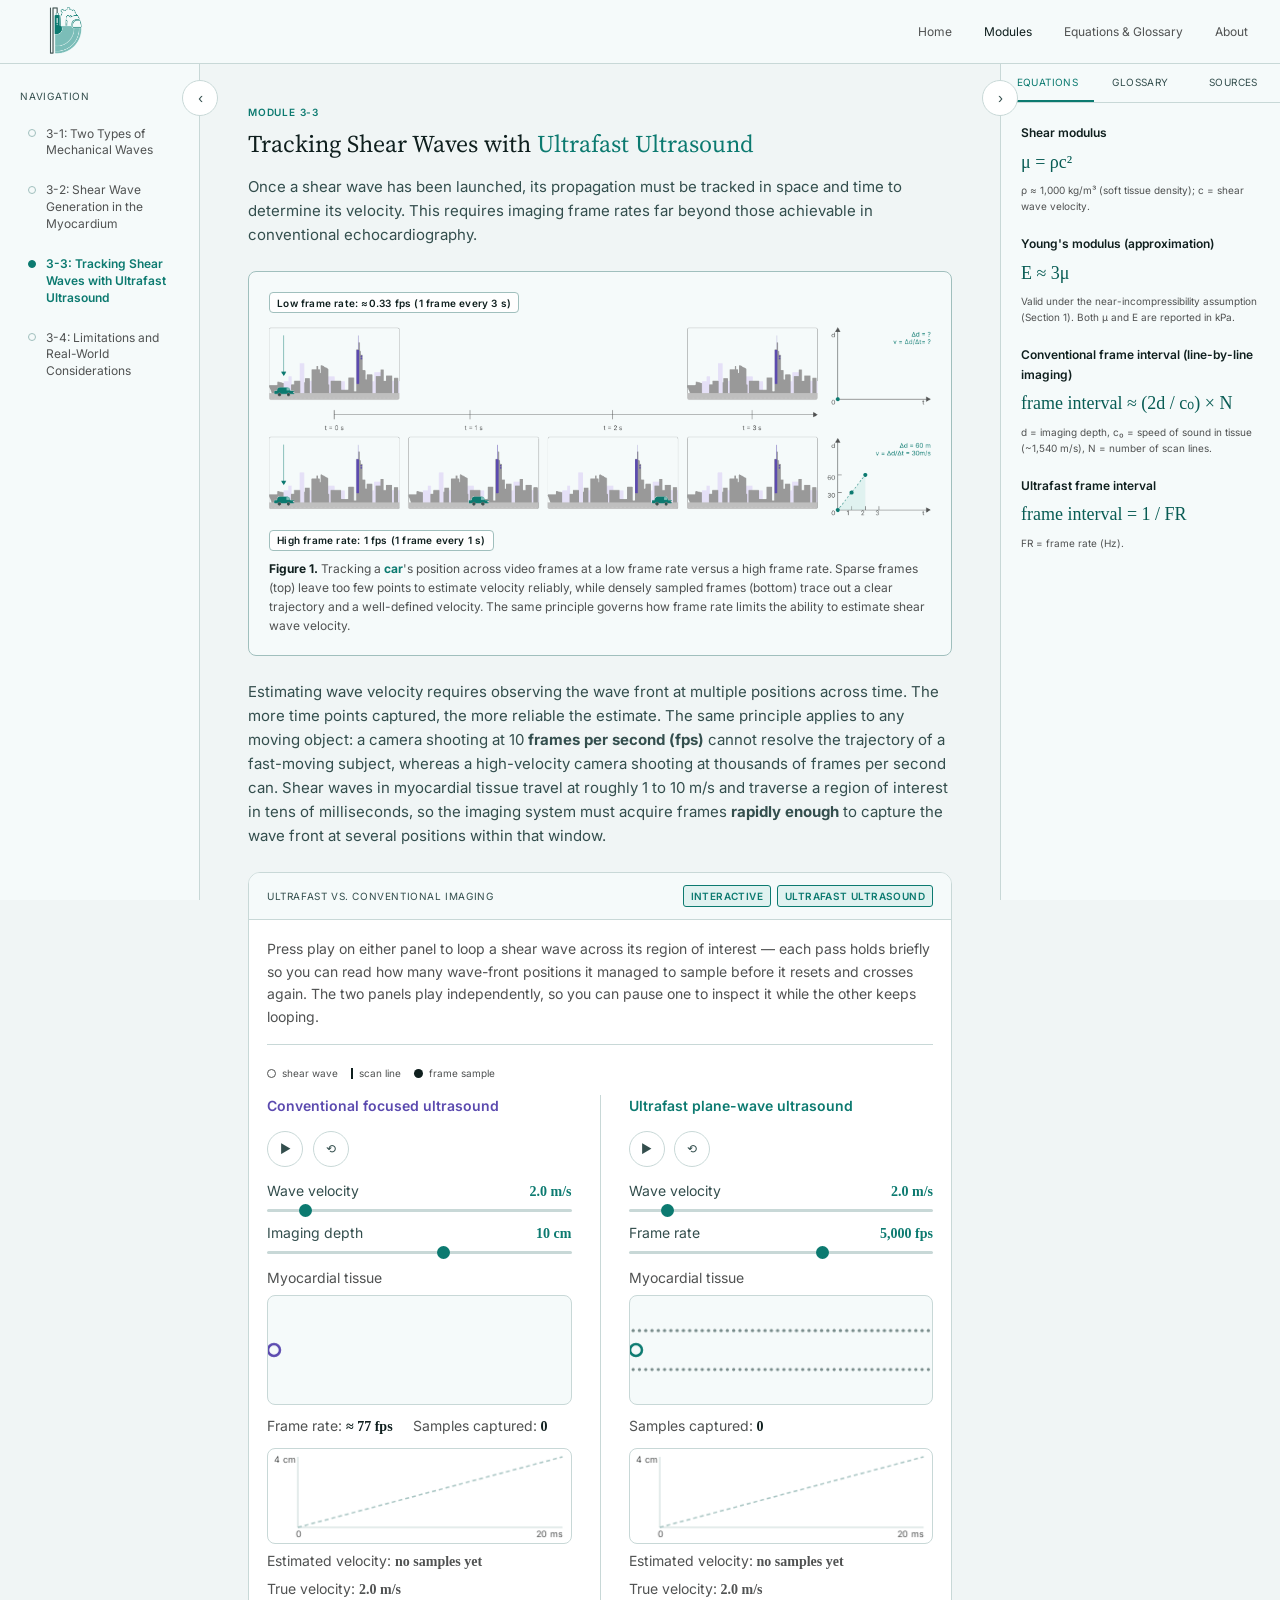
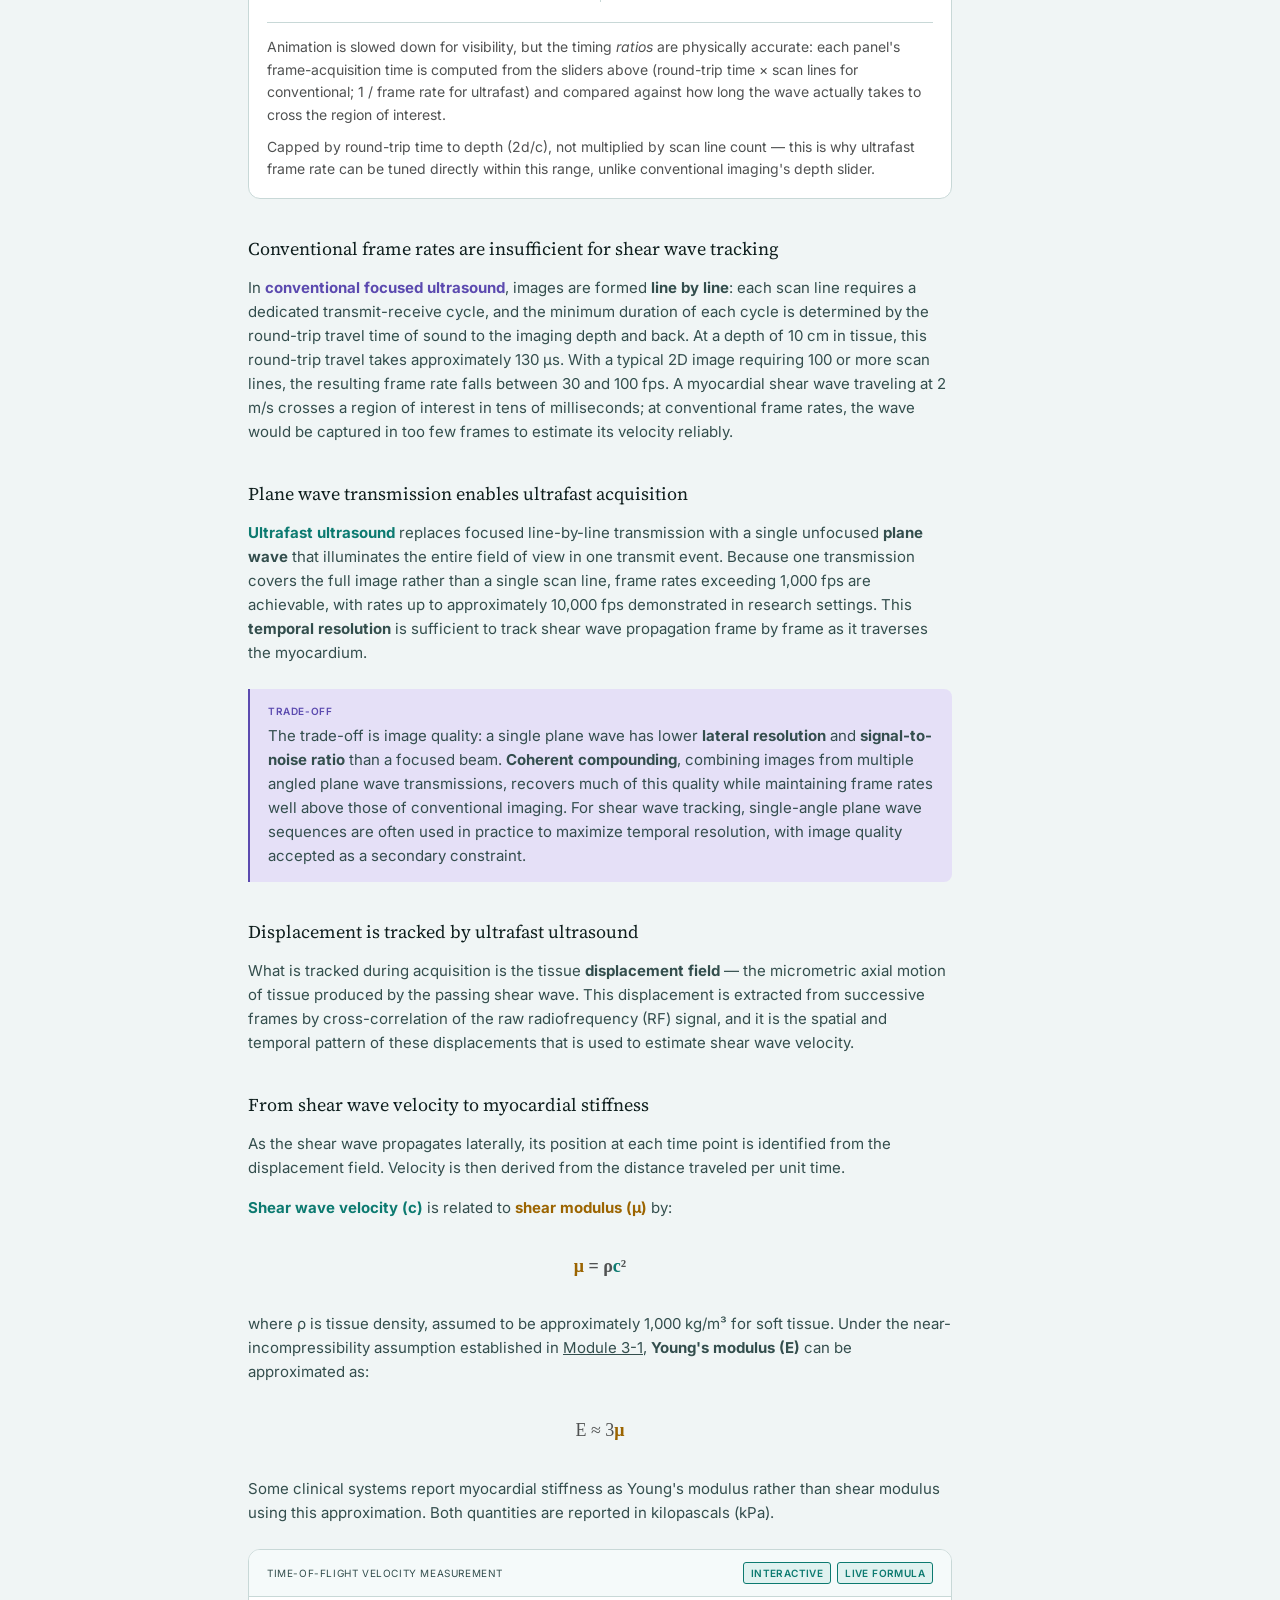
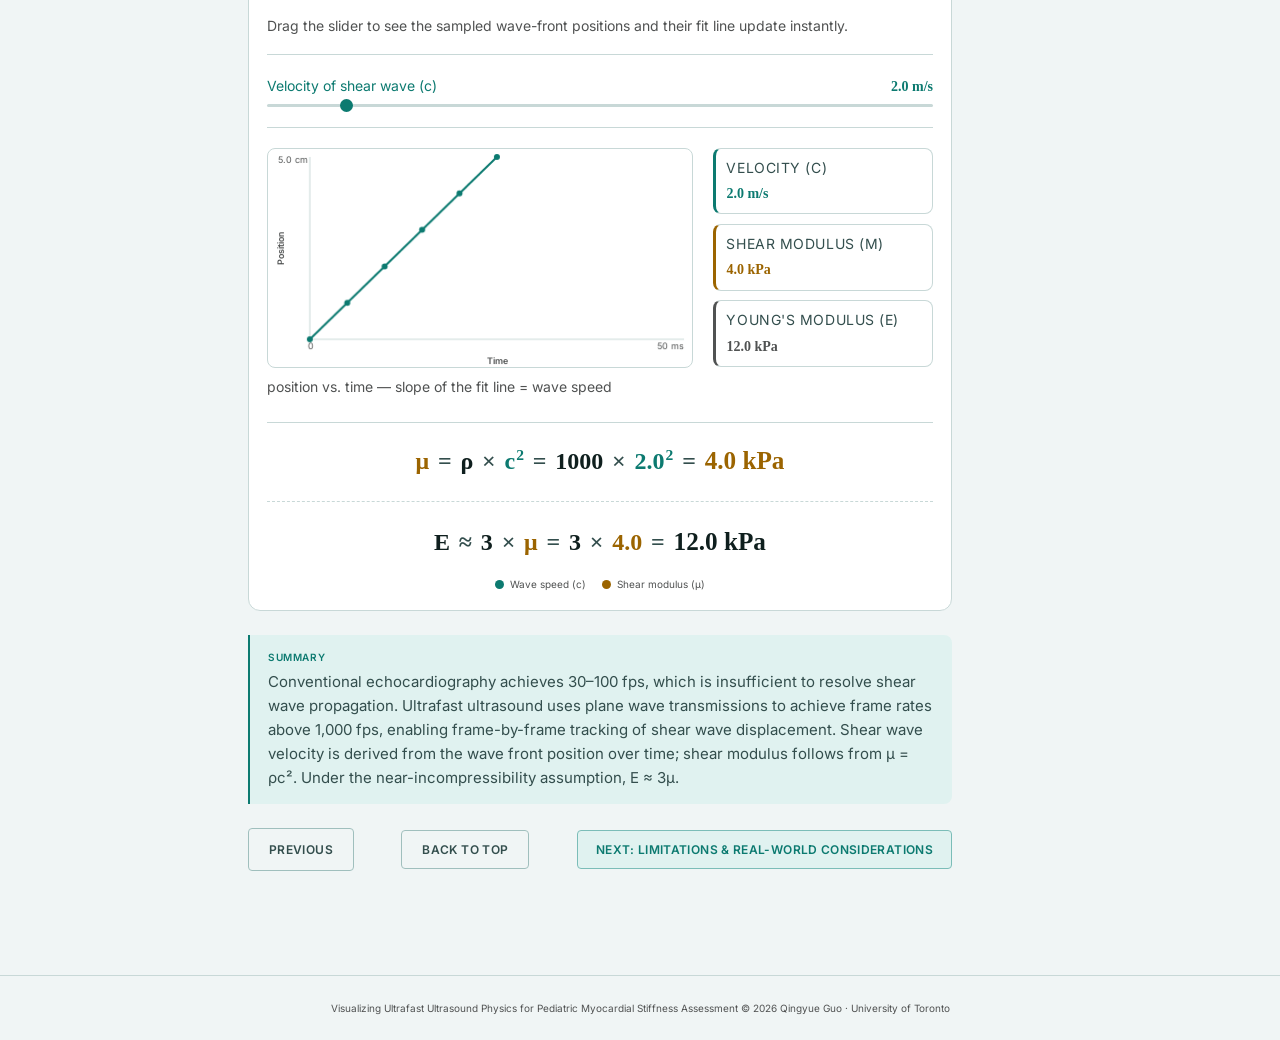
<file: module3-3.html>
<!DOCTYPE html>
<html lang="en">

<head>
  <meta charset="UTF-8">
  <meta name="viewport" content="width=device-width, initial-scale=1.0">
  <title>Module 3-3 · SWE Learning Module</title>
  <link rel="preconnect" href="https://fonts.googleapis.com">
  <link rel="preconnect" href="https://fonts.gstatic.com" crossorigin>
  <link
    href="https://fonts.googleapis.com/css2?family=Inter:wght@400;500;600;700&family=Source+Serif+4:opsz,wght@8..60,400;8..60,600&display=swap"
    rel="stylesheet">
  <link rel="stylesheet" href="style.css">
  <link rel="icon" type="image/svg+xml" href="mrp-June/images/websiteLogo.png">
</head>

<body data-section="3">

  <header class="navbar">
    <a href="index.html" class="nav-logo">
      <img src="mrp-June/images/websiteLogo.png" alt="" class="nav-logo-icon">
    </a>
    <nav class="nav-links">
      <a href="index.html">Home</a>
      <a href="index.html#modules" class="active">Modules</a>
      <a href="equationsGlossary.html">Equations &amp; Glossary</a>
      <a href="#">About</a>
    </nav>
  </header>

  <div class="module-layout">

    <div class="nav-backdrop" id="navBackdrop"></div>

    <aside class="nav-drawer" id="navDrawer">
      <button class="icon-btn drawer-toggle" id="drawerToggle" aria-label="Toggle navigation"
        data-tooltip="Navigation">‹</button>
      <nav class="drawer-nav">
        <p class="drawer-title">Navigation</p>
        <ul>
          <li><a href="module3-1.html" data-section="1"><span class="drawer-bullet"></span>3-1: Two Types of Mechanical
              Waves</a></li>
          <li><a href="module3-2.html" data-section="2"><span class="drawer-bullet"></span>3-2: Shear Wave Generation in
              the
              Myocardium</a></li>
          <li><a href="module3-3.html" data-section="3"><span class="drawer-bullet"></span>3-3: Tracking Shear Waves
              with
              Ultrafast Ultrasound</a></li>
          <li><a href="module3-4.html" data-section="4"><span class="drawer-bullet"></span>3-4: Limitations and
              Real-World
              Considerations</a></li>
        </ul>
      </nav>
    </aside>

    <div class="ref-backdrop" id="refBackdrop"></div>

    <main class="module-main">
      <section class="module-section">
        <p class="eyebrow">Module 3-3</p>
        <h2>Tracking Shear Waves with <span style="color: var(--accent);">Ultrafast Ultrasound</span></h2>
        <p class="body-text">Once a shear wave has been launched, its propagation must be tracked in space and time to
          determine its velocity. This requires imaging frame rates far beyond those achievable in conventional
          echocardiography.</p>

        <div class="figure-placeholder has-image">
          <div class="figure-image-wrap figure-bleed">
            <span class="figure-row-tag">Low frame rate: ≈0.33 fps (1 frame every 3 s)</span>
            <img class="figure-image" src="mrp-June/images/3-3-1-v2.png"
              alt="Two rows of video frames showing a car crossing a city skyline, sharing a common time axis marked t = 0 s to t = 3 s. The top row captures the scene only at t = 0 s and t = 3 s; by that second frame the car has already left the field of view, so its position-versus-time plot stays empty and neither Δd nor v = Δd/Δt can be determined. The bottom row captures a frame every second, catching the car at t = 0, 1 and 2 s, and its plot traces a straight line through those positions, giving Δd = 60 m and v = Δd/Δt = 30 m/s.">
            <span class="figure-row-tag">High frame rate: 1 fps (1 frame every 1 s)</span>
          </div>
          <p class="figure-caption"><strong class="figure-caption-label">Figure 1.</strong> Tracking a <strong
              style="color: var(--accent);">car</strong>'s position across video frames at a low frame rate versus a
            high frame rate. Sparse frames (top) leave too few points to estimate velocity reliably, while densely
            sampled frames (bottom) trace out a clear trajectory and a well-defined velocity. The same principle governs
            how frame rate limits the ability to estimate shear wave velocity.</p>
        </div>

        <p class="body-text">Estimating wave velocity requires observing the wave front at multiple positions across
          time. The more time points captured, the more reliable the estimate. The same principle applies to any moving
          object: a camera shooting at 10 <strong>frames per second (fps)</strong> cannot resolve the trajectory of a
          fast-moving
          subject, whereas a high-velocity camera shooting at thousands of frames per second can. Shear waves in
          myocardial tissue travel at roughly 1 to 10 m/s and traverse a region of interest in tens of milliseconds, so
          the imaging system must acquire frames <strong>rapidly enough</strong> to capture the wave front at several
          positions within
          that window.</p>

        <div class="panel interactive-panel">
          <div class="panel-header">
            <span class="panel-label">Ultrafast vs. Conventional Imaging</span>
            <div class="panel-tags">
              <span class="tag">Interactive</span>
              <span class="tag">Ultrafast ultrasound</span>
            </div>
          </div>
          <div class="panel-body uvc-interactive">
            <p class="uvc-toolbar-hint">Press play on either panel to loop a shear wave across its region of
              interest — each pass holds briefly so you can read how many wave-front positions it managed to
              sample before it resets and crosses again. The two panels play independently, so you can pause one
              to inspect it while the other keeps looping.</p>
            <div class="uvc-legend uvc-legend-shared" aria-hidden="true">
              <span class="uvc-legend-item"><span class="uvc-legend-swatch uvc-legend-wave"></span>shear wave</span>
              <span class="uvc-legend-item"><span class="uvc-legend-swatch uvc-legend-scanline"></span>scan
                line</span>
              <span class="uvc-legend-item"><span class="uvc-legend-swatch uvc-legend-sample"></span>frame
                sample</span>
            </div>

            <div class="uvc-scene">
              <div class="uvc-row" data-mode="conventional">
                <div class="uvc-row-main">
                  <div class="uvc-row-header">
                    <span class="uvc-row-title" style="color: var(--accent-violet);">Conventional focused
                      ultrasound</span>
                  </div>

                  <div class="uvc-row-toolbar">
                    <button class="icon-btn uvc-play-toggle" id="convPlayToggle" type="button"
                      aria-label="Play conventional panel animation" aria-pressed="false">▶</button>
                    <button class="icon-btn uvc-reset-btn" id="convResetBtn" type="button"
                      aria-label="Reset conventional panel animation" data-tooltip="Restart animation">⟲</button>
                  </div>

                  <div class="uvc-sliders">
                    <div class="uvc-slider-group">
                      <div class="uvc-slider-labels">
                        <span>Wave velocity</span>
                        <span id="convVelocityLabel">2.0 m/s</span>
                      </div>
                      <input type="range" class="wave-slider" id="convVelocitySlider" min="1" max="10" step="0.5"
                        value="2" aria-label="Conventional panel — shear wave velocity">
                    </div>
                    <div class="uvc-slider-group">
                      <div class="uvc-slider-labels">
                        <span>Imaging depth</span>
                        <span id="convDepthLabel">10 cm</span>
                      </div>
                      <input type="range" class="wave-slider" id="convDepthSlider" min="3" max="15" step="1" value="10"
                        aria-label="Conventional panel — imaging depth">
                    </div>
                  </div>

                  <div class="uvc-stage-tag">Myocardial tissue</div>
                  <canvas class="uvc-stage-canvas" id="convStageCanvas" role="img"
                    aria-label="Conventional imaging stage: vertical scan lines are drawn one at a time from left to right, completing a frame before restarting, while an open circle marking the shear wave front moves continuously left to right. A filled dot is stamped at the wave front's position each time a full frame completes."></canvas>

                  <div class="uvc-readout">
                    <span>Frame rate: <strong id="convFrameRateReadout">≈ 77 fps</strong></span>
                    <span>Samples captured: <strong id="convSampleCountReadout">0</strong></span>
                  </div>

                  <canvas class="uvc-plot-canvas" id="convPlotCanvas" role="img"
                    aria-label="Wave-front position versus time plot for the conventional panel, showing the few captured sample points against a dashed true-velocity reference line."></canvas>
                  <div class="uvc-plot-readout">
                    <span>Estimated velocity: <strong id="convEstReadout">—</strong></span>
                    <span>True velocity: <strong id="convTrueReadout">2.0 m/s</strong></span>
                  </div>
                </div>
              </div>

              <div class="uvc-divider"></div>

              <div class="uvc-row" data-mode="ultrafast">
                <div class="uvc-row-main">
                  <div class="uvc-row-header">
                    <span class="uvc-row-title" style="color: var(--accent);">Ultrafast plane-wave ultrasound</span>
                  </div>

                  <div class="uvc-row-toolbar">
                    <button class="icon-btn uvc-play-toggle" id="ultraPlayToggle" type="button"
                      aria-label="Play ultrafast panel animation" aria-pressed="false">▶</button>
                    <button class="icon-btn uvc-reset-btn" id="ultraResetBtn" type="button"
                      aria-label="Reset ultrafast panel animation" data-tooltip="Restart animation">⟲</button>
                  </div>

                  <div class="uvc-sliders">
                    <div class="uvc-slider-group">
                      <div class="uvc-slider-labels">
                        <span>Wave velocity</span>
                        <span id="ultraVelocityLabel">2.0 m/s</span>
                      </div>
                      <input type="range" class="wave-slider" id="ultraVelocitySlider" min="1" max="10" step="0.5"
                        value="2" aria-label="Ultrafast panel — shear wave velocity">
                    </div>
                    <div class="uvc-slider-group">
                      <div class="uvc-slider-labels">
                        <span>Frame rate</span>
                        <span id="ultraFpsLabel">5,000 fps</span>
                      </div>
                      <input type="range" class="wave-slider" id="ultraFpsSlider" min="100" max="7700" step="100"
                        value="5000"
                        aria-label="Ultrafast panel — frame rate, capped at the round-trip-time limit for a 10 cm imaging depth">
                    </div>
                  </div>

                  <div class="uvc-stage-tag">Myocardial tissue</div>
                  <canvas class="uvc-stage-canvas" id="ultraStageCanvas" role="img"
                    aria-label="Ultrafast imaging stage: a light field of dots covers the full width at once every frame, while an open circle marking the shear wave front moves continuously left to right. A filled dot is stamped at the wave front's position on nearly every frame, tracing a dense trail."></canvas>

                  <div class="uvc-readout">
                    <span>Samples captured: <strong id="ultraSampleCountReadout">0</strong></span>
                  </div>

                  <canvas class="uvc-plot-canvas" id="ultraPlotCanvas" role="img"
                    aria-label="Wave-front position versus time plot for the ultrafast panel, showing dense sample points that trace almost exactly along the true-velocity reference line."></canvas>
                  <div class="uvc-plot-readout">
                    <span>Estimated velocity: <strong id="ultraEstReadout">—</strong></span>
                    <span>True velocity: <strong id="ultraTrueReadout">2.0 m/s</strong></span>
                  </div>
                </div>
              </div>
            </div>

            <div class="uvc-notes">
              <p>Animation is slowed down for visibility, but the timing <em>ratios</em> are physically
                accurate: each panel's frame-acquisition time is computed from the sliders above (round-trip time ×
                scan lines for conventional; 1 / frame rate for ultrafast) and compared against how long the wave
                actually takes to cross the region of interest.</p>
              <p>Capped by round-trip time to depth (2d/c), not multiplied by scan line count — this is why
                ultrafast frame rate can be tuned directly within this range, unlike conventional imaging's
                depth slider.</p>
            </div>
          </div>
        </div>

        <h3>Conventional frame rates are insufficient for shear wave tracking</h3>
        <p class="body-text">In <strong style="color: var(--accent-violet);">conventional focused ultrasound</strong>,
          images are formed <strong>line by line</strong>: each scan line requires
          a dedicated transmit-receive cycle, and the minimum duration of each cycle is determined by the round-trip
          travel time of sound to the imaging depth and back. At a depth of 10 cm in tissue, this round-trip travel
          takes approximately 130 µs. With a typical 2D image requiring 100 or more scan lines, the resulting frame rate
          falls between 30 and 100 fps. A myocardial shear wave traveling at 2 m/s crosses a region of interest in tens
          of milliseconds; at conventional frame rates, the wave would be captured in too few frames to estimate its
          velocity reliably.</p>

        <h3>Plane wave transmission enables ultrafast acquisition</h3>
        <p class="body-text"><strong style="color: var(--accent);">Ultrafast ultrasound</strong> replaces focused
          line-by-line transmission with a single unfocused
          <strong>plane wave</strong> that illuminates the entire field of view in one transmit event. Because one
          transmission covers the full image rather than a single scan line, frame rates exceeding 1,000 fps are
          achievable, with rates up to approximately 10,000 fps demonstrated in research settings. This <strong>temporal
            resolution</strong> is sufficient to track shear wave propagation frame by frame as it traverses the
          myocardium.
        </p>

        <div class="callout callout-highlight">
          <p class="callout-label">Trade-off</p>
          <p class="callout-text">The trade-off is image quality: a single plane wave has lower <strong>lateral
              resolution</strong> and
            <strong>signal-to-noise ratio</strong> than a focused beam. <strong>Coherent compounding</strong>, combining
            images from
            multiple angled plane wave transmissions, recovers much of this quality while maintaining frame rates well
            above those of conventional imaging. For shear wave tracking, single-angle plane wave sequences are often
            used in practice to maximize temporal resolution, with image quality accepted as a secondary constraint.
          </p>
        </div>

        <h3>Displacement is tracked by ultrafast ultrasound</h3>
        <p class="body-text">What is tracked during acquisition is the tissue <strong>displacement field</strong> — the
          micrometric axial motion of tissue produced by the passing shear wave. This displacement is extracted from
          successive frames by cross-correlation of the raw radiofrequency (RF) signal, and it is the spatial and
          temporal pattern of these displacements that is used to estimate shear wave velocity.</p>

        <h3>From shear wave velocity to myocardial stiffness</h3>
        <p class="body-text">As the shear wave propagates laterally, its position at each time point is identified from
          the displacement field. Velocity is then derived from the distance traveled per unit time.</p>
        <p class="body-text"><strong style="color: var(--accent)">Shear wave velocity (c)</strong> is related to <strong
            style="color: var(--accent-amber)">shear modulus (μ)</strong> by:</p>
        <p class="formula-block formula"><strong><span style="color: var(--accent-amber)">μ</span> = ρ<span
              style="color: var(--accent)">c</span>²</strong></p>
        <p class="body-text">where ρ is tissue density, assumed to be approximately 1,000 kg/m³ for soft tissue. Under
          the near-incompressibility assumption established in <a href="module3-1.html"><u>Module 3-1</u></a>,
          <strong>Young's modulus (E)</strong> can be approximated as:</p>
        <p class="formula-block formula">E ≈ 3<strong style="color: var(--accent-amber)">μ</strong></p>
        <p class="body-text">Some clinical systems report myocardial stiffness as Young's modulus rather than shear
          modulus using this approximation. Both quantities are reported in kilopascals (kPa).</p>

        <div class="panel interactive-panel">
          <div class="panel-header">
            <span class="panel-label">Time-of-Flight Velocity Measurement</span>
            <div class="panel-tags">
              <span class="tag">Interactive</span>
              <span class="tag">live formula</span>
            </div>
          </div>
          <div class="panel-body tofv-interactive">
            <p class="uvc-toolbar-hint">Drag the slider to see the sampled wave-front positions and their fit line
              update instantly.</p>

            <div class="tofv-toolbar">
              <div class="tofv-slider-group">
                <div class="tofv-slider-labels">
                  <span style="color: var(--accent)">Velocity of shear wave (c)</span>
                  <span id="tofvVelocityLabel" data-var="velocity">2.0 m/s</span>
                </div>
                <input type="range" class="wave-slider tofv-velocity-slider" id="tofvVelocitySlider" min="1" max="10"
                  step="0.5" value="2" aria-label="Wave speed">
              </div>
            </div>

            <div class="tofv-data-row">
              <div class="tofv-chart-col">
                <canvas class="tofv-plot-canvas" id="tofvPlotCanvas" role="img"
                  aria-label="Position versus time plot: sampled wave-front positions with a linear fit line whose slope is the estimated wave speed."></canvas>
                <p class="tofv-plot-caption">position vs. time — slope of the fit line = wave speed</p>
              </div>
              <div class="tofv-readouts">
                <div class="tofv-readout-box" data-var="velocity">
                  <span class="tofv-readout-label">Velocity (c)</span>
                  <span class="tofv-readout-value" id="tofvVelocityReadout">2.0 m/s</span>
                </div>
                <div class="tofv-readout-box" data-var="shear">
                  <span class="tofv-readout-label">Shear modulus (μ)</span>
                  <span class="tofv-readout-value" id="tofvShearReadout">4.0 kPa</span>
                </div>
                <div class="tofv-readout-box">
                  <span class="tofv-readout-label">Young's modulus (E)</span>
                  <span class="tofv-readout-value" id="tofvYoungReadout">12.0 kPa</span>
                </div>
              </div>
            </div>

            <div class="tofv-formula">
              <p class="tofv-formula-chain">
                <span class="tofv-formula-symbol" data-var="shear">μ</span>
                <span class="tofv-formula-op">=</span>
                <span class="tofv-formula-symbol">ρ</span>
                <span class="tofv-formula-op">×</span>
                <span class="tofv-formula-symbol" data-var="velocity">c<sup>2</sup></span>
                <span class="tofv-formula-op">=</span>
                <span class="tofv-formula-value">1000</span>
                <span class="tofv-formula-op">×</span>
                <span class="tofv-formula-value" data-var="velocity"><span
                    id="tofvFormulaC">2.0</span><sup>2</sup></span>
                <span class="tofv-formula-op">=</span>
                <span class="tofv-formula-value tofv-formula-result" data-var="shear" id="tofvFormulaMu">4.0
                  kPa</span>
              </p>

              <p class="tofv-formula-chain tofv-formula-chain-secondary">
                <span class="tofv-formula-symbol">E</span>
                <span class="tofv-formula-op">≈</span>
                <span class="tofv-formula-symbol">3</span>
                <span class="tofv-formula-op">×</span>
                <span class="tofv-formula-symbol" data-var="shear">μ</span>
                <span class="tofv-formula-op">=</span>
                <span class="tofv-formula-value">3</span>
                <span class="tofv-formula-op">×</span>
                <span class="tofv-formula-value" data-var="shear" id="tofvFormulaMu2">4.0</span>
                <span class="tofv-formula-op">=</span>
                <span class="tofv-formula-value tofv-formula-result" id="tofvFormulaE">12.0 kPa</span>
              </p>

              <div class="tofv-legend">
                <span class="tofv-legend-item"><span class="tofv-legend-swatch" data-var="velocity"></span>Wave
                  speed (c)</span>
                <span class="tofv-legend-item"><span class="tofv-legend-swatch" data-var="shear"></span>Shear
                  modulus (μ)</span>
              </div>
            </div>
          </div>
        </div>

        <div class="callout">
          <p class="callout-label">Summary</p>
          <p class="callout-text">Conventional echocardiography achieves 30–100 fps, which is insufficient to resolve
            shear wave propagation. Ultrafast ultrasound uses plane wave transmissions to achieve frame rates above
            1,000 fps, enabling frame-by-frame tracking of shear wave displacement. Shear wave velocity is derived from
            the wave front position over time; shear modulus follows from μ = ρc². Under the near-incompressibility
            assumption, E ≈ 3μ.</p>
        </div>

        <div class="section-nav">
          <a href="module3-2.html" class="btn btn-ghost">Previous</a>
          <button class="btn btn-ghost" data-action="back-to-top">Back to Top</button>
          <a href="module3-4.html" class="btn btn-next">Next: Limitations &amp; Real-World Considerations</a>
        </div>
      </section>
    </main>

    <aside class="ref-panel" id="refPanel">
      <button class="icon-btn ref-toggle" id="refToggle" aria-label="Toggle reference panel"
        data-tooltip="Equations, Glossary &amp; Sources">‹</button>
      <div class="ref-tabs">
        <button class="ref-tab active" data-tab="equations">Equations</button>
        <button class="ref-tab" data-tab="glossary">Glossary</button>
        <button class="ref-tab" data-tab="sources">Sources</button>
      </div>
      <div class="ref-panel-content" data-panel="equations">
        <div class="eq-item">
          <p class="eq-name">Shear modulus</p>
          <p class="eq-formula">μ = ρc²</p>
          <p class="eq-note">ρ ≈ 1,000 kg/m³ (soft tissue density); c = shear wave velocity.</p>
        </div>
        <div class="eq-item">
          <p class="eq-name">Young's modulus (approximation)</p>
          <p class="eq-formula">E ≈ 3μ</p>
          <p class="eq-note">Valid under the near-incompressibility assumption (Section 1). Both μ and E are reported in
            kPa.</p>
        </div>
        <div class="eq-item">
          <p class="eq-name">Conventional frame interval (line-by-line imaging)</p>
          <p class="eq-formula">frame interval ≈ (2d / c₀) × N</p>
          <p class="eq-note">d = imaging depth, c₀ = speed of sound in tissue (~1,540 m/s), N = number of scan lines.
          </p>
        </div>
        <div class="eq-item">
          <p class="eq-name">Ultrafast frame interval</p>
          <p class="eq-formula">frame interval = 1 / FR</p>
          <p class="eq-note">FR = frame rate (Hz).</p>
        </div>
      </div>
      <div class="ref-panel-content" data-panel="glossary" hidden>
        <div class="glossary-item">
          <p class="glossary-term">Plane wave</p>
          <p class="glossary-def">A single, unfocused ultrasound transmission that illuminates the entire field of view
            at once, enabling frame rates above 1,000 fps.</p>
        </div>
        <div class="glossary-item">
          <p class="glossary-term">Coherent compounding</p>
          <p class="glossary-def">Combining images from multiple angled plane wave transmissions to recover image
            quality while keeping frame rates well above conventional imaging.</p>
        </div>
        <div class="glossary-item">
          <p class="glossary-term">Displacement field</p>
          <p class="glossary-def">The micrometric axial tissue motion produced by a passing shear wave, extracted by
            cross-correlation of successive RF frames.</p>
        </div>
        <div class="glossary-item">
          <p class="glossary-term">Shear modulus (μ) / Young's modulus (E)</p>
          <p class="glossary-def">Tissue stiffness measures derived from shear wave velocity via μ = ρc², with E ≈ 3μ
            under near-incompressibility.</p>
        </div>
        <div class="glossary-item">
          <p class="glossary-term">Density (ρ)</p>
          <p class="glossary-def">Mass per unit volume of tissue; approximated as ≈1,000 kg/m³ for soft myocardial
            tissue in μ = ρc².</p>
        </div>
        <div class="glossary-item">
          <p class="glossary-term">Frame rate</p>
          <p class="glossary-def">Number of image frames acquired per second (fps). Must exceed roughly 1,000 fps to
            resolve shear wave propagation, versus 30–100 fps for conventional line-by-line imaging.</p>
        </div>
        <div class="glossary-item">
          <p class="glossary-term">Frame interval</p>
          <p class="glossary-def">The time between the start of successive frames (frame interval = 1 / frame rate).
            Must be under roughly 1 ms to resolve shear wave propagation, versus 10–33 ms for conventional
            line-by-line imaging.</p>
        </div>
        <div class="glossary-item">
          <p class="glossary-term">Lateral resolution</p>
          <p class="glossary-def">Image sharpness in the direction perpendicular to the ultrasound beam axis. Lower
            for single-angle plane wave transmission than for a focused beam.</p>
        </div>
        <div class="glossary-item">
          <p class="glossary-term">Signal-to-noise ratio (SNR)</p>
          <p class="glossary-def">A measure of image quality; lower for single-angle plane wave transmission than for
            a focused beam, recovered in part by coherent compounding.</p>
        </div>
        <div class="glossary-item">
          <p class="glossary-term">Temporal resolution</p>
          <p class="glossary-def">An imaging system's ability to resolve events closely spaced in time. Ultrafast
            frame rates (&gt;1,000 fps) provide the temporal resolution needed to track shear wave propagation frame by
            frame.</p>
        </div>
      </div>
      <div class="ref-panel-content" data-panel="sources" hidden>
        <div class="source-item">
          <p class="source-citation">Cikes M, D'hooge J, Solomon SD. <a class="source-title-link"
              href="https://doi.org/10.1016/B978-0-323-39226-6.00001-1" target="_blank"
              rel="noopener noreferrer">Physical principles of ultrasound and generation of images.</a> In:
            <em>Essential Echocardiography: A Companion to Braunwald's Heart Disease</em>. Elsevier; 2019:chap 1. <a
              class="source-doi-link" href="https://doi.org/10.1016/B978-0-323-39226-6.00001-1" target="_blank"
              rel="noopener noreferrer">doi:10.1016/B978-0-323-39226-6.00001-1</a></p>
          <p class="source-note">Directly supports the conventional frame-rate calculation (pulse-echo timing, scan
            lines, ~28 fps) and the plane-wave/diverging-wave frame-rate figures (up to 1&ndash;5 kHz).</p>
        </div>
        <div class="source-item">
          <p class="source-citation">Szabo TL. <a class="source-title-link"
              href="https://doi.org/10.1016/B978-0-12-396487-8.00016-1" target="_blank"
              rel="noopener noreferrer">Elastography.</a> In: <em>Diagnostic Ultrasound Imaging: Inside Out</em>.
            Elsevier; 2014:699-734. <a class="source-doi-link" href="https://doi.org/10.1016/B978-0-12-396487-8.00016-1"
              target="_blank" rel="noopener noreferrer">doi:10.1016/B978-0-12-396487-8.00016-1</a></p>
          <p class="source-note">Supports plane-wave/ultrafast acquisition and the &mu; = &rho;c&sup2; inversion.</p>
        </div>
        <div class="source-item">
          <p class="source-citation">Tanter M, Fink M. <a class="source-title-link"
              href="https://doi.org/10.1109/TUFFC.2014.6689779" target="_blank" rel="noopener noreferrer">Ultrafast
              imaging in biomedical ultrasound.</a> <em>IEEE Trans Ultrason Ferroelectr Freq Control</em>.
            2014;61(1):102-119. <a class="source-doi-link" href="https://doi.org/10.1109/TUFFC.2014.6689779"
              target="_blank" rel="noopener noreferrer">doi:10.1109/TUFFC.2014.6689779</a></p>
          <p class="source-note">The foundational reference for plane-wave/GPU-based ultrafast acquisition; supports the
            &gt;1,000 fps claim and the shift from focused line-by-line to single-transmission imaging.</p>
        </div>
        <div class="source-item">
          <p class="source-citation">Villemain O, Baranger J, Friedberg MK, et al. <a class="source-title-link"
              href="https://doi.org/10.1016/j.jcmg.2019.09.019" target="_blank" rel="noopener noreferrer">Ultrafast
              ultrasound imaging in pediatric and adult cardiology: techniques, applications, and perspectives.</a>
            <em>JACC Cardiovasc Imaging</em>. 2020;13(8):1771-1791. <a class="source-doi-link"
              href="https://doi.org/10.1016/j.jcmg.2019.09.019" target="_blank"
              rel="noopener noreferrer">doi:10.1016/j.jcmg.2019.09.019</a></p>
          <p class="source-note">Supports the frame-rate figures (ultrafast imaging up to ~100&times; conventional) and
            the plane-wave transmission description.</p>
        </div>
        <div class="source-item">
          <p class="source-citation">Villemain O, Correia M, Mousseaux E, et al. <a class="source-title-link"
              href="https://doi.org/10.1016/j.jcmg.2018.02.002" target="_blank" rel="noopener noreferrer">Myocardial
              stiffness evaluation using noninvasive shear wave imaging in healthy and hypertrophic cardiomyopathic
              adults.</a> <em>JACC Cardiovasc Imaging</em>. 2019;12(7):1135-1145. <a class="source-doi-link"
              href="https://doi.org/10.1016/j.jcmg.2018.02.002" target="_blank"
              rel="noopener noreferrer">doi:10.1016/j.jcmg.2018.02.002</a></p>
          <p class="source-note">Source of the normal/elevated kPa reference values used for the clinical labeling in
            the worked example.</p>
        </div>
        <div class="source-item">
          <p class="source-citation">Villalobos Lizardi JC, Baranger J, Nguyen MB, et al. <a class="source-title-link"
              href="https://doi.org/10.1038/s44161-021-00007-3" target="_blank" rel="noopener noreferrer">A guide for
              assessment of myocardial stiffness in health and disease.</a> <em>Nat Cardiovasc Res</em>. 2022;1(1):8-22.
            <a class="source-doi-link" href="https://doi.org/10.1038/s44161-021-00007-3" target="_blank"
              rel="noopener noreferrer">doi:10.1038/s44161-021-00007-3</a></p>
          <p class="source-note">Box 2 derives E &asymp; 3&mu; from Poisson's ratio (&nu; &asymp; 0.5 for
            near-incompressible tissue).</p>
        </div>
      </div>
    </aside>

  </div>

  <footer class="site-footer">
    <p>Visualizing Ultrafast Ultrasound Physics for Pediatric Myocardial Stiffness Assessment © 2026 Qingyue Guo ·
      University of Toronto</p>
  </footer>

  <script src="script.js" defer></script>
</body>

</html>
</file>
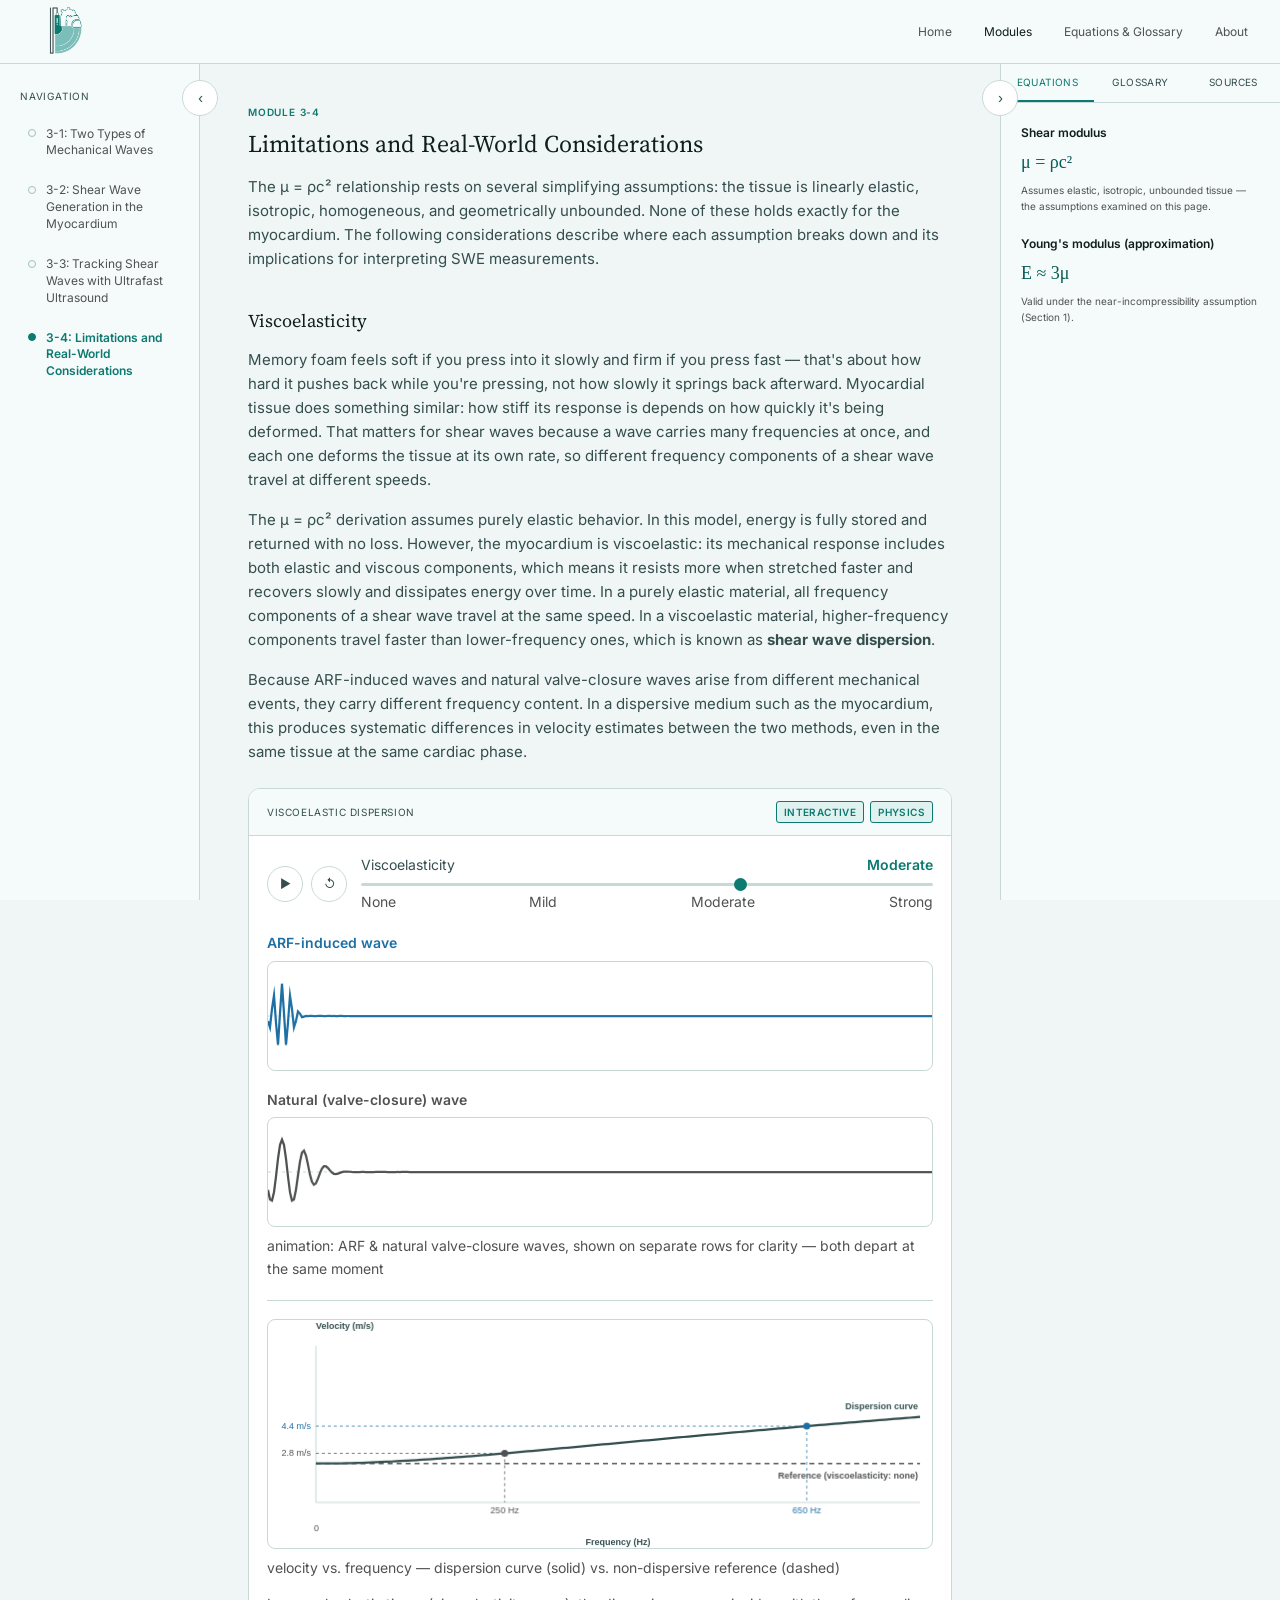
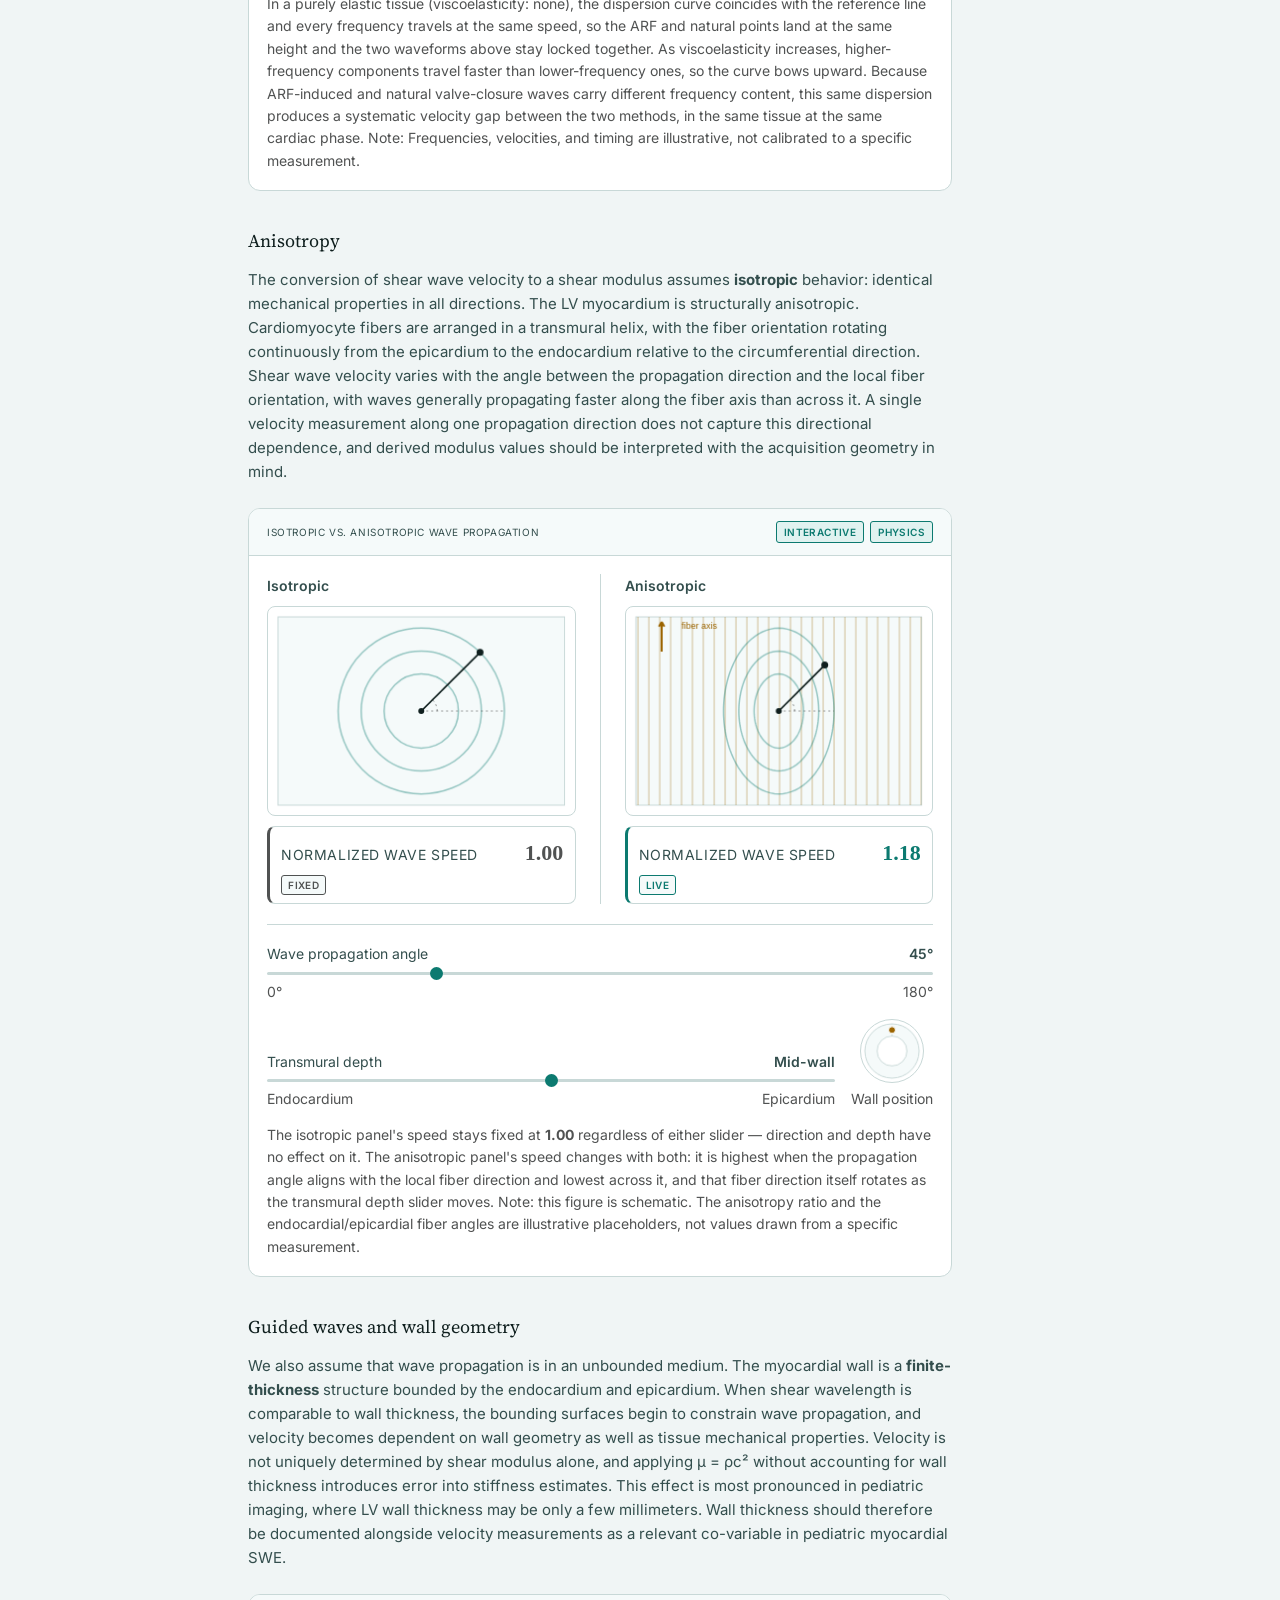
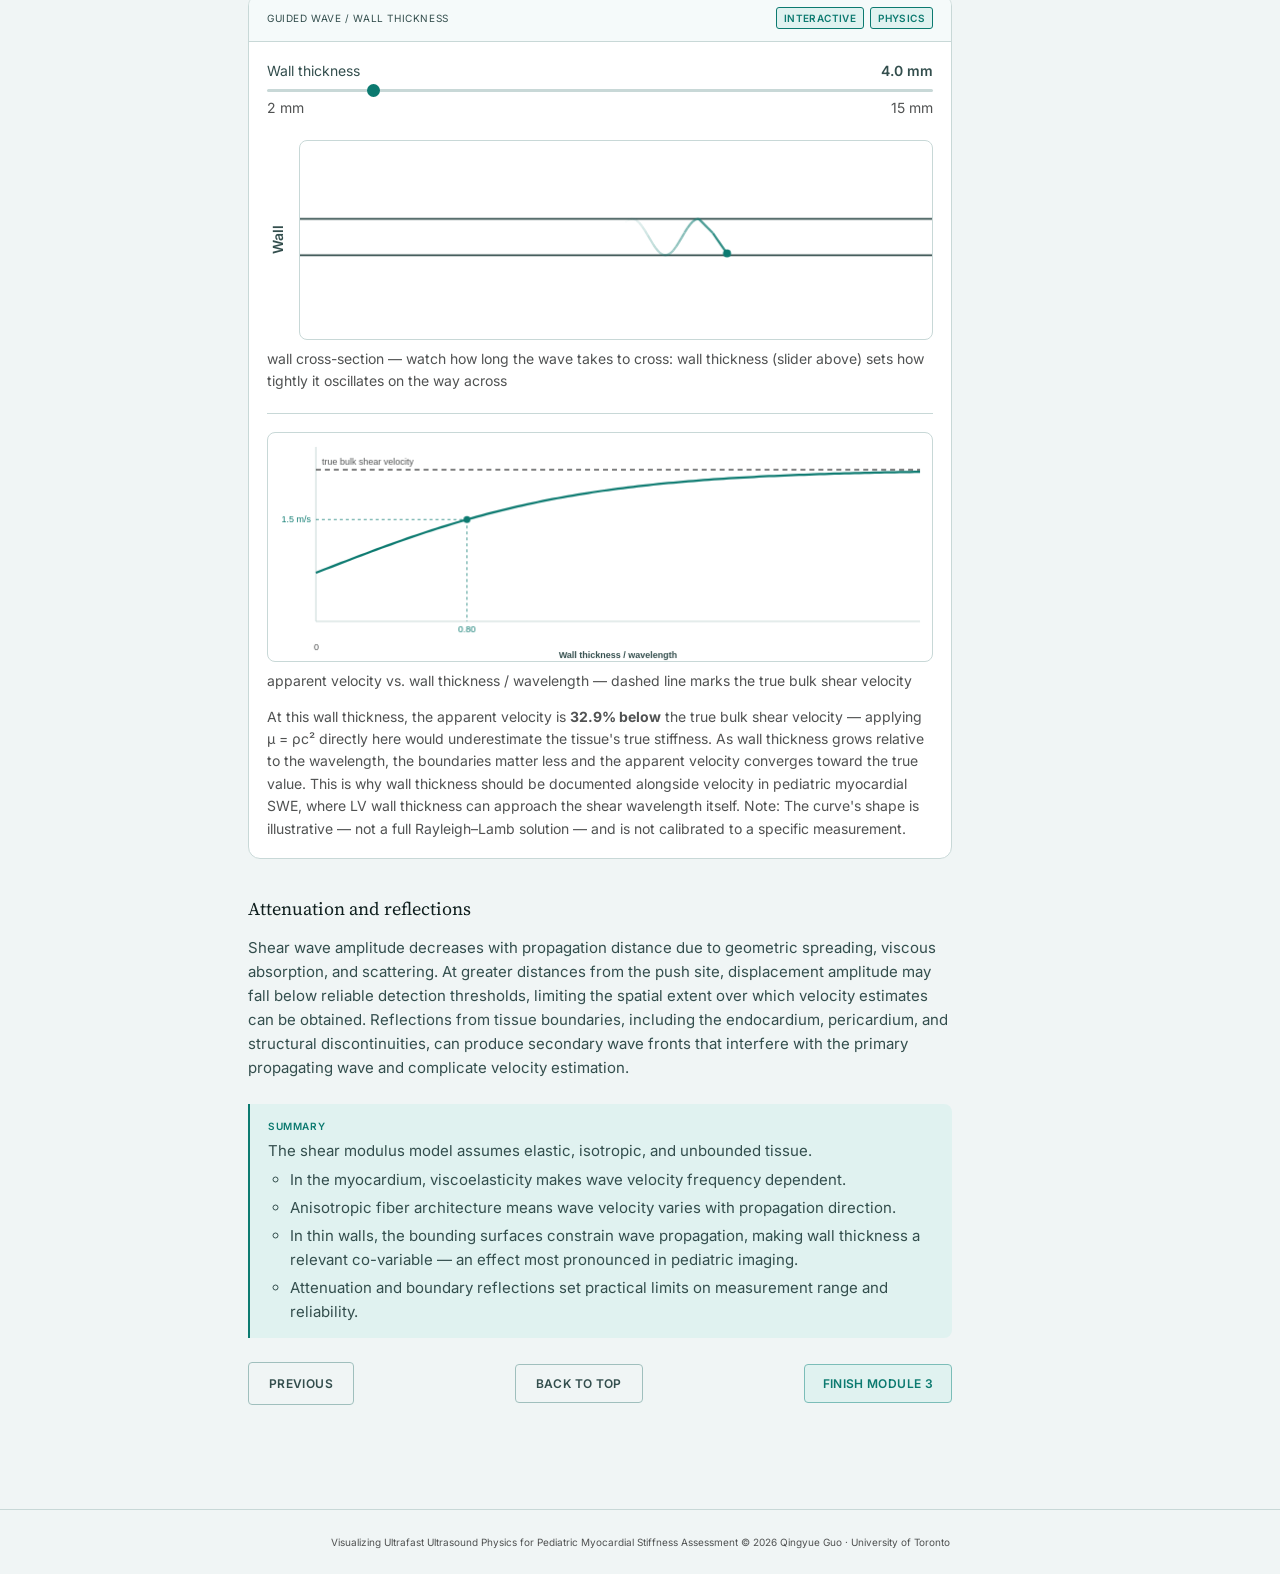
<file: module3-4.html>
<!DOCTYPE html>
<html lang="en">

<head>
  <meta charset="UTF-8">
  <meta name="viewport" content="width=device-width, initial-scale=1.0">
  <title>Module 3-4 · SWE Learning Module</title>
  <link rel="preconnect" href="https://fonts.googleapis.com">
  <link rel="preconnect" href="https://fonts.gstatic.com" crossorigin>
  <link
    href="https://fonts.googleapis.com/css2?family=Inter:wght@400;500;600;700&family=Source+Serif+4:opsz,wght@8..60,400;8..60,600&display=swap"
    rel="stylesheet">
  <link rel="stylesheet" href="style.css">
  <link rel="icon" type="image/svg+xml" href="mrp-June/images/websiteLogo.png">
</head>

<body data-section="4">

  <header class="navbar">
    <a href="index.html" class="nav-logo">
      <img src="mrp-June/images/websiteLogo.png" alt="" class="nav-logo-icon">
    </a>
    <nav class="nav-links">
      <a href="index.html">Home</a>
      <a href="index.html#modules" class="active">Modules</a>
      <a href="equationsGlossary.html">Equations &amp; Glossary</a>
      <a href="#">About</a>
    </nav>
  </header>

  <div class="module-layout">

    <div class="nav-backdrop" id="navBackdrop"></div>

    <aside class="nav-drawer" id="navDrawer">
      <button class="icon-btn drawer-toggle" id="drawerToggle" aria-label="Toggle navigation"
        data-tooltip="Navigation">‹</button>
      <nav class="drawer-nav">
        <p class="drawer-title">Navigation</p>
        <ul>
          <li><a href="module3-1.html" data-section="1"><span class="drawer-bullet"></span>3-1: Two Types of Mechanical
              Waves</a></li>
          <li><a href="module3-2.html" data-section="2"><span class="drawer-bullet"></span>3-2: Shear Wave Generation in
              the
              Myocardium</a></li>
          <li><a href="module3-3.html" data-section="3"><span class="drawer-bullet"></span>3-3: Tracking Shear Waves
              with
              Ultrafast Ultrasound</a></li>
          <li><a href="module3-4.html" data-section="4"><span class="drawer-bullet"></span>3-4: Limitations and
              Real-World
              Considerations</a></li>
        </ul>
      </nav>
    </aside>

    <div class="ref-backdrop" id="refBackdrop"></div>

    <main class="module-main">
      <section class="module-section">
        <p class="eyebrow">Module 3-4</p>
        <h2>Limitations and Real-World Considerations</h2>
        <p class="body-text">The μ = ρc² relationship rests on several simplifying assumptions: the tissue is linearly
          elastic, isotropic, homogeneous, and geometrically unbounded. None of these holds exactly for the myocardium.
          The following considerations describe where each assumption breaks down and its implications for interpreting
          SWE measurements.</p>

        <h3>Viscoelasticity</h3>
        <p class="body-text">Memory foam feels soft if you press into it slowly and firm if you press fast — that's
          about how hard it pushes back while you're pressing, not how slowly it springs back afterward. Myocardial
          tissue does something similar: how stiff its response is depends on how quickly it's being deformed. That
          matters for shear waves because a wave carries many frequencies at once, and each one deforms the tissue at
          its own rate, so different frequency components of a shear wave travel at different speeds.</p>
        <p class="body-text">The μ = ρc² derivation assumes purely elastic behavior. In this model, energy is fully
          stored and returned with no loss. However, the myocardium is viscoelastic: its mechanical response includes
          both elastic and viscous components, which means it resists more when stretched faster and recovers slowly and
          dissipates energy over time. In a purely elastic material, all frequency components of a shear wave travel at
          the same speed. In a viscoelastic material, higher-frequency components travel faster than lower-frequency
          ones, which is known as <strong>shear wave dispersion</strong>.</p>
        <p class="body-text">Because ARF-induced waves and natural valve-closure waves arise from different mechanical
          events, they carry different frequency content. In a dispersive medium such as the myocardium, this produces
          systematic differences in velocity estimates between the two methods, even in the same tissue at the same
          cardiac phase.</p>

        <div class="panel interactive-panel">
          <div class="panel-header">
            <span class="panel-label">Viscoelastic Dispersion</span>
            <div class="panel-tags">
              <span class="tag">Interactive</span>
              <span class="tag">Physics</span>
            </div>
          </div>
          <div class="panel-body disp-interactive">
            <div class="tofv-toolbar">
              <div class="disp-toolbar-controls">
                <button class="icon-btn disp-play-btn" id="dispPlayBtn" type="button"
                  aria-label="Play wave propagation animation">▶</button>
                <button class="icon-btn disp-reset-btn" id="dispResetBtn" type="button"
                  aria-label="Reset wave propagation animation" data-tooltip="Restart animation">↺</button>
              </div>
              <div class="disp-slider-group">
                <div class="wave-slider-labels">
                  <span>Viscoelasticity</span>
                  <span id="dispLevelLabel" data-level="moderate">Moderate</span>
                </div>
                <input type="range" class="wave-slider" id="dispViscositySlider" min="0" max="3" step="1" value="2"
                  aria-label="Viscoelasticity — none, mild, moderate, or strong">
                <div class="wave-slider-endpoints">
                  <span>None</span>
                  <span>Mild</span>
                  <span>Moderate</span>
                  <span>Strong</span>
                </div>
              </div>
            </div>

            <div class="disp-wave-row" data-wave="arf">
              <p class="disp-wave-row-label">ARF-induced wave</p>
              <canvas class="disp-wave-canvas" id="dispWaveCanvasArf" role="img"
                aria-label="Animated ARF-induced shear waveform propagating across myocardial tissue, departing from the left edge. With viscoelasticity present it progressively distorts as it propagates; with no viscoelasticity it stays undistorted."></canvas>
            </div>
            <div class="disp-wave-row" data-wave="natural">
              <p class="disp-wave-row-label">Natural (valve-closure) wave</p>
              <canvas class="disp-wave-canvas" id="dispWaveCanvasNatural" role="img"
                aria-label="Animated natural valve-closure shear waveform propagating across myocardial tissue, departing from the left edge at the same moment as the ARF-induced wave above. With viscoelasticity present it travels at a different average speed than the ARF wave and progressively distorts as it propagates; with no viscoelasticity it stays undistorted and in step with the ARF wave."></canvas>
            </div>
            <p class="wave-canvas-caption">animation: ARF &amp; natural valve-closure waves, shown on separate rows for
              clarity — both depart at the same moment</p>

            <div class="disp-chart-section">
              <canvas class="disp-chart-canvas" id="dispChartCanvas" role="img"
                aria-label="Velocity versus frequency chart. A dashed horizontal line marks the non-dispersive elastic reference speed. A solid curve shows the current viscoelastic dispersion relation, curving further above the reference line as viscoelasticity increases. Two points mark the representative frequency of the natural valve-closure wave and the ARF-induced wave, each connected by dashed guides to its frequency on the x-axis and its velocity on the y-axis."></canvas>
              <p class="wave-canvas-caption">velocity vs. frequency — dispersion curve (solid) vs. non-dispersive
                reference (dashed)</p>
            </div>

            <p class="wave-note">In a purely elastic tissue (viscoelasticity: none), the dispersion curve coincides
              with the reference line and every frequency travels at the same speed, so the ARF and natural points
              land at the same height and the two waveforms above stay locked together. As viscoelasticity increases,
              higher-frequency components travel faster than lower-frequency ones, so the curve bows upward. Because
              ARF-induced and natural valve-closure waves carry different frequency content, this same dispersion
              produces a systematic velocity gap between the two methods, in the same tissue at the same cardiac
              phase. Note: Frequencies, velocities, and timing are illustrative, not calibrated to a specific
              measurement.</p>
          </div>
        </div>

        <h3>Anisotropy</h3>
        <p class="body-text">The conversion of shear wave velocity to a shear modulus assumes <strong>isotropic</strong> behavior: identical
          mechanical properties in all directions. The LV myocardium is structurally anisotropic. Cardiomyocyte fibers
          are arranged in a transmural helix, with the fiber orientation rotating continuously from the epicardium to
          the endocardium relative to the circumferential direction. Shear wave velocity varies with the angle between
          the propagation direction and the local fiber orientation, with waves generally propagating faster along the
          fiber axis than across it. A single velocity measurement along one propagation direction does not capture this
          directional dependence, and derived modulus values should be interpreted with the acquisition geometry in
          mind.</p>
        <div class="panel interactive-panel">
          <div class="panel-header">
            <span class="panel-label">Isotropic vs. Anisotropic Wave Propagation</span>
            <div class="panel-tags">
              <span class="tag">Interactive</span>
              <span class="tag">Physics</span>
            </div>
          </div>
          <div class="panel-body aniso-interactive">
            <div class="aniso-scene">
              <div class="aniso-panel" data-panel="isotropic">
                <div class="aniso-panel-header">
                  <span class="aniso-panel-title">Isotropic</span>
                </div>
                <canvas class="aniso-panel-canvas" id="isoCanvas" role="img"
                  aria-label="Isotropic myocardial block with a point source at its center and concentric circular wavefronts radiating outward. A measurement line runs from the center to the outer wavefront along the current propagation angle; the circle is the same radius in every direction."></canvas>
                <div class="aniso-readout-box aniso-readout-frozen">
                  <span class="aniso-readout-label">Normalized wave speed</span>
                  <span class="aniso-readout-value" id="isoSpeedValue">1.00</span>
                  <span class="aniso-readout-badge">Fixed</span>
                </div>
              </div>
              <div class="aniso-divider"></div>
              <div class="aniso-panel" data-panel="anisotropic">
                <div class="aniso-panel-header">
                  <span class="aniso-panel-title">Anisotropic</span>
                </div>
                <canvas class="aniso-panel-canvas" id="anisoCanvas" role="img"
                  aria-label="Anisotropic myocardial block with evenly spaced parallel diagonal lines representing fiber direction and a labeled fiber-axis arrow. A point source at the center radiates concentric elliptical wavefronts whose long axis runs parallel to the fibers. A measurement line runs from the center to the outer wavefront along the current propagation angle; the wavefront extends further in that direction the closer it is to the fiber axis."></canvas>
                <div class="aniso-readout-box aniso-readout-live">
                  <span class="aniso-readout-label">Normalized wave speed</span>
                  <span class="aniso-readout-value" id="anisoSpeedValue">1.18</span>
                  <span class="aniso-readout-badge">Live</span>
                </div>
              </div>
            </div>

            <div class="aniso-controls">
              <div class="aniso-slider-group">
                <div class="wave-slider-labels">
                  <span>Wave propagation angle</span>
                  <span id="anisoAngleLabel">45°</span>
                </div>
                <input type="range" class="wave-slider" id="anisoAngleSlider" min="0" max="180" step="1" value="45"
                  aria-label="Wave propagation angle, from 0 to 180 degrees, drives the measurement line and speed readout in both panels">
                <div class="wave-slider-endpoints">
                  <span>0°</span>
                  <span>180°</span>
                </div>
              </div>

              <div class="aniso-depth-row">
                <div class="aniso-slider-group">
                  <div class="wave-slider-labels">
                    <span>Transmural depth</span>
                    <span id="anisoDepthLabel">Mid-wall</span>
                  </div>
                  <input type="range" class="wave-slider" id="anisoDepthSlider" min="0" max="100" step="1"
                    value="50"
                    aria-label="Transmural depth from endocardium to epicardium; continuously rotates the modeled fiber direction in the anisotropic panel only">
                  <div class="wave-slider-endpoints">
                    <span>Endocardium</span>
                    <span>Epicardium</span>
                  </div>
                </div>
                <div class="aniso-thumb-wrap">
                  <canvas class="aniso-thumb-canvas" id="anisoThumbCanvas" role="img"
                    aria-label="LV short-axis cross-section thumbnail with a marker showing the current transmural position between endocardium and epicardium"></canvas>
                  <span class="aniso-thumb-caption">Wall position</span>
                </div>
              </div>
            </div>

            <p class="wave-note">The isotropic panel's speed stays fixed at <strong>1.00</strong> regardless of
              either slider — direction and depth have no effect on it. The anisotropic panel's speed changes with
              both: it is highest when the propagation angle aligns with the local fiber direction and lowest
              across it, and that fiber direction itself rotates as the transmural depth slider moves. Note: this
              figure is schematic. The anisotropy ratio and the endocardial/epicardial fiber angles are illustrative
              placeholders, not values drawn from a specific measurement.</p>
          </div>
        </div>

        <h3>Guided waves and wall geometry</h3>
        <p class="body-text">We also assume that wave propagation is in an unbounded medium. The myocardial wall is a
          <strong>finite-thickness</strong> structure bounded by the endocardium and epicardium. When shear wavelength
          is comparable to
          wall thickness, the bounding surfaces begin to constrain wave propagation, and velocity becomes dependent on
          wall geometry as well as tissue mechanical properties. Velocity is not uniquely determined by shear modulus
          alone, and applying μ = ρc² without accounting for wall thickness introduces error into stiffness estimates.
          This effect is most pronounced in pediatric imaging, where LV wall thickness may be only a few millimeters.
          Wall thickness should therefore be documented alongside velocity measurements as a relevant co-variable in
          pediatric myocardial SWE.
        </p>

        <div class="panel interactive-panel">
          <div class="panel-header">
            <span class="panel-label">Guided Wave / Wall Thickness</span>
            <div class="panel-tags">
              <span class="tag">Interactive</span>
              <span class="tag">Physics</span>
            </div>
          </div>
          <div class="panel-body gw-interactive">
            <div class="tofv-toolbar">
              <div class="disp-slider-group">
                <div class="wave-slider-labels">
                  <span>Wall thickness</span>
                  <span id="gwThicknessLabel">4.0 mm</span>
                </div>
                <input type="range" class="wave-slider" id="gwThicknessSlider" min="2" max="15" step="0.5" value="4"
                  aria-label="Myocardial wall thickness, in millimeters">
                <div class="wave-slider-endpoints">
                  <span>2 mm</span>
                  <span>15 mm</span>
                </div>
              </div>
            </div>

            <div class="gw-wall-row">
              <p class="gw-wall-label">Wall</p>
              <canvas class="gw-wall-canvas" id="gwWallCanvas" role="img"
                aria-label="Animated cross-section of the myocardial wall showing a shear wave oscillating smoothly between the endocardial and epicardial boundaries as it crosses left to right, leaving a short fading trail. Its net rightward crossing speed is the apparent velocity. As wall thickness decreases, it oscillates faster and tighter and visibly takes longer to cross the panel; as wall thickness increases, the oscillation slows and flattens toward one long, gentle arc that crosses quickly."></canvas>
            </div>
            <p class="wave-canvas-caption">wall cross-section — watch how long the wave takes to cross: wall
              thickness (slider above) sets how tightly it oscillates on the way across</p>

            <div class="disp-chart-section">
              <canvas class="gw-chart-canvas" id="gwChartCanvas" role="img"
                aria-label="Apparent velocity versus wall thickness to wavelength ratio. A dashed horizontal line marks the true bulk shear wave velocity. A solid curve rises from a low apparent velocity at small ratios toward that reference as the ratio increases. A point marks the current wall thickness's position on the curve, connected by dashed guides to its ratio on the x-axis and its apparent velocity on the y-axis."></canvas>
              <p class="wave-canvas-caption">apparent velocity vs. wall thickness / wavelength — dashed line marks
                the true bulk shear velocity</p>
            </div>

            <p class="wave-note">At this wall thickness, the apparent velocity is
              <strong><span id="gwDeviationValue">32.9%</span> below</strong> the true bulk shear velocity —
              applying μ = ρc² directly here would underestimate the tissue's true stiffness. As wall thickness grows
              relative to the wavelength, the boundaries matter less and the apparent velocity converges toward the
              true value. This is why wall thickness should be documented alongside velocity in pediatric myocardial
              SWE, where LV wall thickness can approach the shear wavelength itself. Note: The curve's shape is
              illustrative — not a full Rayleigh–Lamb solution — and is not calibrated to a specific measurement.
            </p>
          </div>
        </div>

        <h3>Attenuation and reflections</h3>
        <p class="body-text">Shear wave amplitude decreases with propagation distance due to geometric spreading,
          viscous absorption, and scattering. At greater distances from the push site, displacement amplitude may fall
          below reliable detection thresholds, limiting the spatial extent over which velocity estimates can be
          obtained. Reflections from tissue boundaries, including the endocardium, pericardium, and structural
          discontinuities, can produce secondary wave fronts that interfere with the primary propagating wave and
          complicate velocity estimation.</p>

        <div class="callout">
          <p class="callout-label">Summary</p>
          <p class="callout-text">The shear modulus model assumes elastic, isotropic, and unbounded tissue.</p>
          <ul class="callout-list">
            <li>In the myocardium, viscoelasticity makes wave velocity frequency dependent.</li>
            <li>Anisotropic fiber architecture means wave velocity varies with propagation direction.</li>
            <li>In thin walls, the bounding surfaces constrain wave propagation, making wall thickness a relevant
              co-variable — an effect most pronounced in pediatric imaging.</li>
            <li>Attenuation and boundary reflections set practical limits on measurement range and reliability.</li>
          </ul>
        </div>

        <div class="section-nav">
          <a href="module3-3.html" class="btn btn-ghost">Previous</a>
          <button class="btn btn-ghost" data-action="back-to-top">Back to Top</button>
          <a href="index.html#modules" class="btn btn-next">Finish Module 3</a>
        </div>
      </section>
    </main>

    <aside class="ref-panel" id="refPanel">
      <button class="icon-btn ref-toggle" id="refToggle" aria-label="Toggle reference panel"
        data-tooltip="Equations, Glossary &amp; Sources">‹</button>
      <div class="ref-tabs">
        <button class="ref-tab active" data-tab="equations">Equations</button>
        <button class="ref-tab" data-tab="glossary">Glossary</button>
        <button class="ref-tab" data-tab="sources">Sources</button>
      </div>
      <div class="ref-panel-content" data-panel="equations">
        <div class="eq-item">
          <p class="eq-name">Shear modulus</p>
          <p class="eq-formula">μ = ρc²</p>
          <p class="eq-note">Assumes elastic, isotropic, unbounded tissue — the assumptions examined on this page.</p>
        </div>
        <div class="eq-item">
          <p class="eq-name">Young's modulus (approximation)</p>
          <p class="eq-formula">E ≈ 3μ</p>
          <p class="eq-note">Valid under the near-incompressibility assumption (Section 1).</p>
        </div>
      </div>
      <div class="ref-panel-content" data-panel="glossary" hidden>
        <div class="glossary-item">
          <p class="glossary-term">Viscoelasticity</p>
          <p class="glossary-def">A material response combining elastic and viscous components, so mechanical resistance
            depends on the rate of deformation.</p>
        </div>
        <div class="glossary-item">
          <p class="glossary-term">Shear wave dispersion</p>
          <p class="glossary-def">The phenomenon in which higher-frequency shear wave components travel faster than
            lower-frequency ones in a viscoelastic material.</p>
        </div>
        <div class="glossary-item">
          <p class="glossary-term">Anisotropy</p>
          <p class="glossary-def">Directional dependence of mechanical properties; in the myocardium, shear wave
            velocity varies with the angle to local fiber orientation.</p>
        </div>
        <div class="glossary-item">
          <p class="glossary-term">Isotropic</p>
          <p class="glossary-def">Having identical mechanical properties in all directions. μ = ρc² assumes isotropic
            tissue — an assumption the anisotropic myocardium violates.</p>
        </div>
        <div class="glossary-item">
          <p class="glossary-term">Guided wave</p>
          <p class="glossary-def">A wave whose propagation is shaped by bounding surfaces (here, the endocardium and
            epicardium) when wavelength approaches wall thickness.</p>
        </div>
        <div class="glossary-item">
          <p class="glossary-term">Attenuation</p>
          <p class="glossary-def">The decrease in shear wave amplitude with propagation distance, due to geometric
            spreading, viscous absorption, and scattering.</p>
        </div>
        <div class="glossary-item">
          <p class="glossary-term">Reflection</p>
          <p class="glossary-def">A secondary wave front produced when a propagating shear wave meets a tissue
            boundary (endocardium, pericardium) or structural discontinuity; can interfere with the primary wave and
            complicate velocity estimation.</p>
        </div>
      </div>
      <div class="ref-panel-content" data-panel="sources" hidden>
        <div class="source-item">
          <p class="source-citation">Szabo TL. <a class="source-title-link" href="https://doi.org/10.1016/B978-0-12-396487-8.00016-1" target="_blank" rel="noopener noreferrer">Elastography.</a> In: <em>Diagnostic Ultrasound Imaging: Inside Out</em>. Elsevier; 2014:699-734. <a class="source-doi-link" href="https://doi.org/10.1016/B978-0-12-396487-8.00016-1" target="_blank" rel="noopener noreferrer">doi:10.1016/B978-0-12-396487-8.00016-1</a></p>
          <p class="source-note">Direct source for the Voigt model and dispersed-phase-velocity equations used on this page.</p>
        </div>
        <div class="source-item">
          <p class="source-citation">Villalobos Lizardi JC, Baranger J, Nguyen MB, et al. <a class="source-title-link" href="https://doi.org/10.1038/s44161-021-00007-3" target="_blank" rel="noopener noreferrer">A guide for assessment of myocardial stiffness in health and disease.</a> <em>Nat Cardiovasc Res</em>. 2022;1(1):8-22. <a class="source-doi-link" href="https://doi.org/10.1038/s44161-021-00007-3" target="_blank" rel="noopener noreferrer">doi:10.1038/s44161-021-00007-3</a></p>
          <p class="source-note">Discusses anisotropy, Poisson's ratio/near-incompressibility, and fiber orientation and wall thickness as limitations of shear-wave-based stiffness estimation.</p>
        </div>
        <div class="source-item">
          <p class="source-citation">Malik A, Baranger J, Nguyen MB, et al. <a class="source-title-link" href="https://doi.org/10.1016/j.echo.2023.02.012" target="_blank" rel="noopener noreferrer">Impact of ventricular geometric characteristics on myocardial stiffness assessment using shear-wave velocity in healthy children and young adults.</a> <em>J Am Soc Echocardiogr</em>. 2023;36(8):849-857. <a class="source-doi-link" href="https://doi.org/10.1016/j.echo.2023.02.012" target="_blank" rel="noopener noreferrer">doi:10.1016/j.echo.2023.02.012</a></p>
          <p class="source-note">Supports the wall-thickness/guided-wave discussion and its pediatric emphasis.</p>
        </div>
        <div class="source-item">
          <p class="source-citation">Malik A, Villalobos Lizardi JC, Baranger J, et al. <a class="source-title-link" href="https://doi.org/10.1016/j.jcmg.2023.07.015" target="_blank" rel="noopener noreferrer">Comparison between acoustic radiation force-induced and natural wave velocities for myocardial stiffness assessment in hypertrophic cardiomyopathy patients.</a> <em>JACC Cardiovasc Imaging</em>. 2024;17(2):223-225. <a class="source-doi-link" href="https://doi.org/10.1016/j.jcmg.2023.07.015" target="_blank" rel="noopener noreferrer">doi:10.1016/j.jcmg.2023.07.015</a></p>
          <p class="source-note">Reports a measured, systematic velocity gap between ARF-induced and natural waves; supports the viscoelastic-dispersion explanation for the disagreement between the two methods.</p>
        </div>
      </div>
    </aside>

  </div>

  <footer class="site-footer">
    <p>Visualizing Ultrafast Ultrasound Physics for Pediatric Myocardial Stiffness Assessment © 2026 Qingyue Guo ·
      University of Toronto</p>
  </footer>

  <script src="script.js" defer></script>
</body>

</html>
</file>
<file: style.css>
/* =========================================================
   SWE Learning Module — Style Guide (Light Mode)
   ========================================================= */

:root {
  /* Background */
  --bg: #F0F5F5;
  --bg-mid: #F5FAFA;
  --card: #FFFFFF;
  --card-hover: #E8F0EF;

  /* Text */
  --text-1: #0F1F1E;
  --text-2: #505252;
  --text-3: #334E4D;

  /* Teal accent */
  --accent-bg: #E0F2F0;
  --accent-light: #7BBDB8;
  --accent: #0C7A70;
  --accent-dim: #085C54;

  /* Border */
  --border: #C8D8D7;
  --border-hover: #A0BFBD;

  /* Other accents (tbd) */
  --accent-amber: #9B6400;
  --accent-amber-bg: #F5E6C8;
  --accent-violet: #5B4AAF;
  --accent-violet-light: #A095D3;
  --accent-violet-bg: #E5E0F7;
  --accent-blue: #1D6FA4;
  --accent-blue-bg: #D6E8F5;
  --accent-rose: #A3344A;
  --accent-rose-bg: #F5D5DC;



  /* Fonts */
  --font-heading: 'Source Serif 4', Georgia, serif;
  --font-body: 'Inter', sans-serif;
  --font-equation: 'Cambria Math', Cambria, serif;

  /* Type scale */
  --fs-h1: 40px;
  --fs-h2: 24px;
  --fs-body: 15px;
  --fs-body-sm: 12px;
  --fs-label: 10px;
  --fs-caption: 10px;
  --fs-nav-logo: 12px;
  --fs-button: 12px;
  --fs-formula: 18px;
  /* Explanatory text inside interactive widgets (row labels, hints,
     canvas captions, slider labels/endpoints, readouts) — was riding
     on --fs-caption/--fs-body-sm (10–12px), close to --fs-body (15px)
     without claiming exact parity. Scoped to specific widget
     selectors only, not reassigned to --fs-caption/--fs-body-sm
     themselves, since those are shared sitewide (figure captions,
     source notes, module cards, etc.) outside this task's scope. */
  --fs-widget-text: 14px;

  /* Layout */
  --nav-height: 64px;
  --drawer-width: 200px;
  --ref-panel-width: 280px;
  --content-max-width: 760px;
  /* Module pages: one shared width by default — headings, body copy,
     callouts, figures, tables, and interactive panels all the same
     measure. Once .module-main itself is wide enough to show that
     full-width column WITH slack left over (see the @container query
     on .module-main below), text narrows to --text-max-width for a
     tighter reading line while figures/tables/panels stay at the
     full breakout width — below that container width, the narrower
     column would just be an arbitrary cutoff with no visible slack to
     justify it, so everything stays unified instead. */
  --content-breakout-width: 900px;
  --text-max-width: 700px;

  /* Misc */
  --radius-sm: 4px;
  --radius-md: 8px;
  --radius-lg: 12px;
  --transition: 0.2s ease;
}

/* ---------- Reset ---------- */
*,
*::before,
*::after {
  box-sizing: border-box;
  margin: 0;
  padding: 0;
}

html {
  scroll-behavior: smooth;
}

body {
  font-family: var(--font-body);
  font-size: var(--fs-body);
  color: var(--text-2);
  background-color: var(--bg);
  line-height: 1.6;
}

ul,
ol {
  list-style: none;
}

a {
  color: inherit;
  text-decoration: none;
}

button {
  font-family: inherit;
  cursor: pointer;
  background: none;
  border: none;
}

img,
svg,
canvas {
  display: block;
  max-width: 100%;
}

/* ---------- Typography ---------- */
h1,
h2,
h3 {
  font-family: var(--font-heading);
  font-weight: 400;
  color: var(--text-1);
}

h1 {
  font-size: var(--fs-h1);
  line-height: 1.2;
}

h2 {
  font-size: var(--fs-h2);
  line-height: 1.3;
}

.eyebrow {
  font-family: var(--font-body);
  font-size: var(--fs-label);
  font-weight: 600;
  letter-spacing: 0.08em;
  text-transform: uppercase;
  color: var(--accent);
}

.body-text {
  font-size: var(--fs-body);
  color: var(--text-3);
}

.body-text-sm {
  font-size: var(--fs-body-sm);
  color: var(--text-2);
}

.caption {
  font-size: var(--fs-caption);
  color: var(--text-2);
}

.formula {
  font-family: var(--font-equation);
  font-size: var(--fs-formula);
}

.divider {
  border: none;
  border-top: 1px solid var(--border);
  margin: 2.5rem 0;
}

/* ---------- Layout helpers ---------- */
.wrap {
  max-width: var(--content-max-width);
  margin: 0 auto;
  padding: 0 1.5rem;
}

/* =========================================================
   Navbar
   ========================================================= */
.navbar {
  position: sticky;
  top: 0;
  z-index: 300;
  height: var(--nav-height);
  display: flex;
  align-items: center;
  justify-content: space-between;
  padding: 0 2rem;
  background: var(--bg-mid);
  border-bottom: 1px solid var(--border);
}

.nav-logo {
  display: inline-flex;
  align-items: center;
  gap: 0.4em;
  font-family: var(--font-body);
  font-size: var(--fs-nav-logo);
  font-weight: 700;
  letter-spacing: 0.04em;
  color: var(--accent);
}

.nav-logo-icon {
  display: block;
  width: auto;
  height: 81px;
  transition: transform var(--transition);
}

.nav-logo:hover .nav-logo-icon {
  transform: scale(1.08);
}

.nav-links {
  display: flex;
  align-items: center;
  gap: 2rem;
}

.nav-links a {
  font-size: var(--fs-body-sm);
  color: var(--text-2);
  transition: color var(--transition);
}

.nav-links a:hover,
.nav-links a.active {
  color: var(--text-1);
}

/* =========================================================
   Buttons
   ========================================================= */
.btn {
  display: inline-flex;
  align-items: center;
  justify-content: center;
  font-family: var(--font-body);
  font-size: var(--fs-button);
  font-weight: 600;
  letter-spacing: 0.03em;
  text-transform: uppercase;
  border-radius: var(--radius-sm);
  border: 1px solid transparent;
  transition: background var(--transition), color var(--transition), border-color var(--transition);
}

/* Primary button */
.btn-primary {
  padding: 11px 24px;
  background: var(--accent);
  color: #FFFFFF;
}

.btn-primary:hover {
  background: var(--accent-dim);
}

.btn-primary:disabled {
  background: var(--border-hover);
  color: var(--accent-bg);
}

/* Ghost button */
.btn-ghost {
  padding: 11px 20px;
  background: transparent;
  color: var(--text-3);
  border-color: var(--border-hover);
}

.btn-ghost:hover {
  background: var(--card-hover);
  color: var(--text-1);
  border-color: var(--accent-light);
}

.btn-ghost:disabled {
  color: var(--border-hover);
  border-color: var(--border);
}

/* Next section button */
.btn-next {
  padding: 9px 18px;
  background: var(--accent-bg);
  color: var(--accent);
  border-color: var(--accent-light);
}

.btn-next:hover {
  background: #C8E8E4;
  color: var(--accent-dim);
  border-color: var(--accent);
}

.btn-next:disabled {
  background: var(--bg);
  color: var(--border-hover);
  border-color: var(--border);
}

/* Drawer / panel slider buttons (36x36) */
.icon-btn {
  width: 36px;
  height: 36px;
  border-radius: 50%;
  display: flex;
  align-items: center;
  justify-content: center;
  background: var(--card);
  border: 1px solid var(--border);
  color: var(--text-3);
  transition: background var(--transition), border-color var(--transition);
}

.icon-btn:hover {
  background: var(--card-hover);
  border-color: var(--border-hover);
}

/* Restart-control tooltip (every interactive widget's reset/restart
   button, plus the ARF scrubber's keyframe markers below). Same
   pure-CSS [data-tooltip]::after pattern and visual language as the
   collapsed drawer/ref-panel toggle tooltip further down this file
   (dark pill, shown on :hover/:focus-visible only — focus-visible so
   it appears on keyboard focus too, not just mouse hover, and doesn't
   linger after a mouse click the way plain :focus would) — but
   positioned above an inline button instead of beside a fixed one,
   and not gated behind any .closed state, since these buttons are
   always visible. Scoped to these specific classes rather than a
   blanket [data-tooltip] selector so it can't double up with
   .drawer-toggle/.ref-toggle, which have their own rule (see
   .nav-drawer.closed [data-tooltip] below) already keyed to a
   different data-tooltip value and position. */
.arf-reset-btn,
.valve-reset-btn,
.uvc-reset-btn,
.disp-reset-btn,
.wave-reset-btn {
  position: relative;
}

.arf-reset-btn::after,
.valve-reset-btn::after,
.uvc-reset-btn::after,
.disp-reset-btn::after,
.wave-reset-btn::after,
.arf-mark::after {
  content: attr(data-tooltip);
  position: absolute;
  bottom: calc(100% + 8px);
  left: 50%;
  transform: translateX(-50%);
  white-space: nowrap;
  padding: 6px 12px;
  border-radius: 999px;
  background: rgba(15, 31, 30, 0.9);
  color: #fff;
  font-size: var(--fs-caption);
  font-weight: 600;
  opacity: 0;
  visibility: hidden;
  transition: opacity var(--transition);
  pointer-events: none;
  z-index: 10;
}

.arf-reset-btn:hover::after,
.arf-reset-btn:focus-visible::after,
.valve-reset-btn:hover::after,
.valve-reset-btn:focus-visible::after,
.uvc-reset-btn:hover::after,
.uvc-reset-btn:focus-visible::after,
.disp-reset-btn:hover::after,
.disp-reset-btn:focus-visible::after,
.wave-reset-btn:hover::after,
.wave-reset-btn:focus-visible::after,
.arf-mark:hover::after,
.arf-mark:focus-visible::after {
  opacity: 1;
  visibility: visible;
}

.button-row {
  display: flex;
  gap: 0.75rem;
  flex-wrap: wrap;
}

/* =========================================================
   Hero (Home)
   ========================================================= */
.hero {
  padding: 4rem 0 2rem;
}

.hero-heading {
  margin-bottom: 1.75rem;
}

.hero-grid {
  display: flex;
  align-items: flex-start;
  gap: 2.5rem;
}

.hero-copy {
  flex: 1;
  min-width: 0;
}

.hero-media {
  flex: 1;
  min-width: 0;
}

.hero h1 {
  margin: 0.75rem 0 0;
}

.text-accent {
  color: var(--accent);
}

.hero .body-text {
  max-width: 52ch;
  margin-bottom: 1.75rem;
}

.hero-figure {
  margin: 0;
}

/* ---- Hero illustration (heart + wave animation) ---- */
.hero-media {
  cursor: pointer;
}

.hero-illustration {
  display: block;
  width: 100%;
  height: auto;
}

.hero-illustration #main {
  transform-box: fill-box;
  transform-origin: center;
}

.hero-media:hover .hero-illustration #main {
  animation: heroHeartbeat 1.1s ease-in-out infinite;
}

@keyframes heroHeartbeat {
  0% {
    transform: scale(1);
  }

  18% {
    transform: scale(1.015);
  }

  32% {
    transform: scale(1);
  }

  55% {
    transform: scale(1.01);
  }

  72% {
    transform: scale(1);
  }

  100% {
    transform: scale(1);
  }
}

@media (prefers-reduced-motion: reduce) {
  .hero-media:hover .hero-illustration #main {
    animation: none;
  }
}

/* ---- Tutorial help button ----
   Matches the rendered height of .btn-primary/.btn-ghost in the same
   row (11px vertical padding + 1px border + a 12px/1.6 line box =
   43.2px) so the circle lines up with the pill buttons beside it. */
.help-btn {
  font-family: var(--font-heading);
  font-size: 15px;
  font-weight: 600;
  width: 43.2px;
  height: 43.2px;
}

/* =========================================================
   Panel / Block
   ========================================================= */
.panel {
  background: var(--card);
  border: 0.5px solid var(--border);
  border-radius: var(--radius-lg);
  overflow: hidden;
}

.panel-header {
  display: flex;
  align-items: center;
  justify-content: space-between;
  padding: 0.75rem 1.125rem;
  background: var(--bg-mid);
  border-bottom: 1px solid var(--border);
  font-size: var(--fs-label);
  letter-spacing: 0.06em;
  text-transform: uppercase;
  color: var(--text-3);
}

.panel-label {
  font-size: var(--fs-label);
  letter-spacing: 0.06em;
  text-transform: uppercase;
  color: var(--text-3);
}

.panel-tags {
  display: flex;
  gap: 6px;
}

.panel-body {
  padding: 1.125rem;
}

/* =========================================================
   Learning Objectives (Home + module3-1.html intro)
   On module pages this is the wide breakout column (its panel is a
   boxed component, like a figure/table), centered in .module-main —
   scoped so the Home page keeps its own .wrap-driven width.
   ========================================================= */
.module-main .learning-objectives {
  max-width: var(--content-breakout-width);
  margin-left: auto;
  margin-right: auto;
}

.learning-objectives h2 {
  margin: 0.5rem 0 1.25rem;
}

/* Only once .module-main has slack beyond the 900px breakout width
   (see the @container note on .module-main) does the eyebrow/heading
   narrow to a tighter reading measure — otherwise they'd just be an
   arbitrary cutoff with no visible room to justify it. */
@container (min-width: 960px) {
  .module-main .learning-objectives .eyebrow,
  .module-main .learning-objectives h2 {
    max-width: var(--text-max-width);
    margin-left: auto;
    margin-right: auto;
  }
}

.objectives-panel {
  display: flex;
  flex-direction: column;
}

.objective-item {
  display: flex;
  align-items: flex-start;
  gap: 0.75rem;
  padding: 1rem 1.125rem;
  border-bottom: 1px solid var(--border);
}

.objective-item:last-child {
  border-bottom: none;
}

.objective-marker {
  flex-shrink: 0;
  width: 8px;
  height: 8px;
  margin-top: 0.4rem;
  border-radius: 50%;
  border: 1.5px solid var(--border-hover);
}

/* =========================================================
   Tags
   ========================================================= */
.tag {
  display: inline-block;
  font-size: var(--fs-label);
  font-weight: 600;
  letter-spacing: 0.04em;
  text-transform: uppercase;
  color: var(--accent);
  background: var(--accent-bg);
  border: 1px solid var(--accent);
  border-radius: 3px;
  padding: 2px 7px;
}

/* =========================================================
   Module cards (Home)
   ========================================================= */
.modules h2 {
  margin: 0.5rem 0 1.25rem;
}

.sections-overview h2 {
  margin: 0.5rem 0 1.25rem;
}

.module-grid {
  display: grid;
  grid-template-columns: repeat(2, 1fr);
  gap: 1rem;
}

.module-card {
  background: var(--card);
  border: 0.5px solid var(--border);
  border-radius: var(--radius-lg);
  border-top: 3px solid var(--accent);
  padding: 1.125rem;
  display: flex;
  flex-direction: column;
  gap: 0.5rem;
  transition: background var(--transition);
}

.module-card:hover {
  background: var(--card-hover);
}

.module-card.active {
  background: var(--accent-bg);
  border-top-color: var(--accent);
}

.module-card.active:hover {
  background: #C8E8E4;
}

.module-card-header {
  display: flex;
  align-items: flex-start;
  gap: 0.875rem;
}

.module-icon {
  flex-shrink: 0;
  width: 72px;
  height: 72px;
  border-radius: var(--radius-md);
  object-fit: contain;
  transition: transform var(--transition);
}

.module-card:hover .module-icon {
  transform: scale(1.08);
}

.module-card-heading {
  display: flex;
  flex-direction: column;
  justify-content: center;
  gap: 0.25rem;
}

.module-label {
  font-size: var(--fs-label);
  letter-spacing: 0.06em;
  text-transform: uppercase;
  color: var(--text-3);
}

.module-card h3 {
  font-family: var(--font-heading);
  font-size: 18px;
  font-weight: 400;
  color: var(--text-1);
}

/* =========================================================
   Footer
   ========================================================= */
.site-footer {
  border-top: 1px solid var(--border);
  padding: 1.5rem 0;
  margin-top: 2.5rem;
}

.site-footer p {
  font-size: var(--fs-caption);
  color: var(--text-2);
  text-align: center;
}

/* =========================================================
   Module page layout
   ========================================================= */
.module-layout {
  display: flex;
  align-items: flex-start;
}

/* ---- Left navigation drawer ---- */
.nav-drawer {
  position: sticky;
  top: var(--nav-height);
  height: calc(100vh - var(--nav-height));
  width: var(--drawer-width);
  flex-shrink: 0;
  border-right: 1px solid var(--border);
  background: var(--bg-mid);
  overflow-y: auto;
  transition: width var(--transition);
}

.nav-drawer.closed {
  width: 0;
  overflow: hidden;
  border-right: none;
}

/* Toggle button lives outside the drawer so it is never clipped by
   the drawer's overflow:hidden when collapsed. */
.drawer-toggle {
  position: fixed;
  top: calc(var(--nav-height) + 1rem);
  left: calc(var(--drawer-width) - 18px);
  z-index: 296;
  transition: left var(--transition);
}

.drawer-toggle.collapsed {
  left: 6px;
}

/* Tooltip on the collapsed toggle buttons: a small floating label
   naming what's inside, not the content itself — so it can't conflict
   with open/close state the way expanding the real drawer/panel did.
   Pure CSS, no JS: it only ever shows/hides on :hover/:focus-visible
   and never touches the .closed class. No need to set position here —
   both .drawer-toggle and .ref-toggle are already position:fixed,
   which already establishes a containing block for the ::after below;
   redeclaring position at equal specificity would just be a coin-flip
   in the cascade over which rule wins. */
.nav-drawer.closed [data-tooltip]::after,
.ref-panel.closed [data-tooltip]::after {
  content: attr(data-tooltip);
  position: absolute;
  top: 50%;
  transform: translateY(-50%);
  white-space: nowrap;
  padding: 6px 12px;
  border-radius: 999px;
  background: rgba(15, 31, 30, 0.9);
  color: #fff;
  font-size: var(--fs-caption);
  font-weight: 600;
  opacity: 0;
  visibility: hidden;
  transition: opacity var(--transition);
  pointer-events: none;
  z-index: 297;
}

.nav-drawer.closed [data-tooltip]::after {
  left: calc(100% + 10px);
}

.ref-panel.closed [data-tooltip]::after {
  right: calc(100% + 10px);
}

.nav-drawer.closed [data-tooltip]:hover::after,
.nav-drawer.closed [data-tooltip]:focus-visible::after,
.ref-panel.closed [data-tooltip]:hover::after,
.ref-panel.closed [data-tooltip]:focus-visible::after {
  opacity: 1;
  visibility: visible;
}

.drawer-nav {
  padding: 1.5rem 1.25rem;
  white-space: nowrap;
}

.drawer-title {
  font-size: var(--fs-label);
  letter-spacing: 0.08em;
  text-transform: uppercase;
  color: var(--text-3);
  margin-bottom: 0.75rem;
}

.drawer-nav ul {
  display: flex;
  flex-direction: column;
  gap: 0.25rem;
}

.drawer-nav li a {
  display: flex;
  align-items: flex-start;
  gap: 0.6rem;
  padding: 0.6rem 0.5rem;
  font-size: var(--fs-body-sm);
  color: var(--text-2);
  line-height: 1.4;
  white-space: normal;
  border-radius: var(--radius-sm);
  transition: background var(--transition), color var(--transition);
}

.drawer-nav li a:hover {
  background: var(--card-hover);
}

.drawer-nav li a.active {
  color: var(--accent);
  font-weight: 600;
}

.drawer-bullet {
  width: 8px;
  height: 8px;
  margin-top: 0.3em;
  border-radius: 50%;
  border: 1.5px solid var(--border-hover);
  flex-shrink: 0;
}

.drawer-nav li a.active .drawer-bullet {
  background: var(--accent);
  border-color: var(--accent);
}

/* ---- Main content ---- */
.module-main {
  flex: 1;
  min-width: 0;
  padding: 2.5rem 3rem;
  /* Lets the @container queries below key off .module-main's own
     rendered width — not the viewport's — since the drawer/ref-panel
     being open or collapsed changes how much room is actually left
     for content independently of viewport size. A plain @media query
     can't see that; only a container query, measured on the element
     that's actually being squeezed by the sidebars, can. */
  container-type: inline-size;
}

/* ---- Module-wide introduction (module3-1.html only) ---- */
.module-intro {
  max-width: var(--content-breakout-width);
  margin: 0 auto 2.5rem;
  padding-bottom: 2rem;
  border-bottom: 1px solid var(--border);
}

.module-intro h1 {
  margin-top: 0.75rem;
  margin-bottom: 1rem;
}

/* See the matching query on .learning-objectives above. */
@container (min-width: 960px) {
  .module-intro .eyebrow,
  .module-intro h1,
  .module-intro .body-text {
    max-width: var(--text-max-width);
    margin-left: auto;
    margin-right: auto;
  }
}

.sections-panel {
  margin-top: 1.5rem;
  max-width: 420px;
}

.section-list li {
  border-bottom: 1px solid var(--border);
}

.section-list li:last-child {
  border-bottom: none;
}

.section-list-link {
  display: flex;
  align-items: center;
  gap: 0.6rem;
  padding: 0.75rem 1.125rem;
  font-size: var(--fs-body-sm);
  color: var(--text-2);
  transition: background var(--transition), color var(--transition);
}

.section-list-link:hover {
  background: var(--card-hover);
  color: var(--text-1);
}

.bullet {
  width: 8px;
  height: 8px;
  border-radius: 50%;
  border: 1.5px solid var(--border-hover);
  flex-shrink: 0;
}

.module-section {
  max-width: var(--content-breakout-width);
  margin-left: auto;
  margin-right: auto;
  padding-bottom: 1.5rem;
}

.module-section h2 {
  margin-top: 0.5rem;
  margin-bottom: 1rem;
}

.module-section .body-text {
  margin-bottom: 1rem;
}

/* See the matching query on .learning-objectives above. Figures,
   tables, and interactive panels are deliberately left out — they
   stay at the full breakout width even once this narrows the text. */
@container (min-width: 960px) {
  .module-section .eyebrow,
  .module-section h2,
  .module-section h3,
  .module-section .body-text,
  .callout {
    max-width: var(--text-max-width);
    margin-left: auto;
    margin-right: auto;
  }
}

.interactive-panel {
  margin: 1.5rem 0;
}

.interactive-panel .panel-body {
  min-height: 160px;
}

/* =========================================================
   Wave Types Interactive (module 3-1)
   ========================================================= */
.wave-row {
  margin-bottom: 1rem;
}

.wave-row-header {
  display: flex;
  align-items: baseline;
  justify-content: space-between;
  margin-bottom: 0.4rem;
}

.wave-row-label {
  font-size: var(--fs-widget-text);
  font-weight: 600;
}

.wave-row-speed {
  font-family: var(--font-equation);
  font-size: var(--fs-widget-text);
  color: var(--text-2);
}

/* A plain HTML row instead of on-canvas text/arrow — it sits above the
   dot grid entirely, so it's never competing for space or contrast
   with the animated dots. */
.wave-propagation-note {
  display: flex;
  align-items: center;
  gap: 0.6rem;
  margin-bottom: 0.4rem;
  font-size: var(--fs-widget-text);
  color: var(--text-2);
  white-space: nowrap;
}

.wave-propagation-arrow {
  flex: 1;
  min-width: 24px;
  height: 2px;
  background: var(--accent-light);
  position: relative;
}

.wave-propagation-arrow::after {
  content: '';
  position: absolute;
  right: -1px;
  top: 50%;
  transform: translateY(-50%);
  border: 5px solid transparent;
  border-right: 0;
  border-left: 6px solid var(--accent-light);
}

.wave-row[data-wave="compressional"] .wave-propagation-arrow {
  background: var(--accent-violet-light);
}

.wave-row[data-wave="compressional"] .wave-propagation-arrow::after {
  border-left-color: var(--accent-violet-light);
}

.wave-canvas {
  width: 100%;
  height: 140px;
  border-radius: var(--radius-md);
  border: 0.5px solid var(--border);
}

.wave-canvas-caption {
  font-size: var(--fs-widget-text);
  color: var(--text-2);
  margin-top: 0.5rem;
}

.wave-controls {
  display: flex;
  align-items: center;
  gap: 1rem;
  margin-top: 1.25rem;
  padding-top: 1rem;
  border-top: 1px solid var(--border);
}

.wave-play-toggle {
  flex-shrink: 0;
  font-size: var(--fs-body-sm);
  letter-spacing: 0.02em;
}

.wave-reset-btn {
  flex-shrink: 0;
}

.wave-slider-group {
  flex: 1;
  min-width: 0;
}

.wave-slider-labels {
  display: flex;
  align-items: baseline;
  justify-content: space-between;
  font-size: var(--fs-widget-text);
  color: var(--text-3);
  margin-bottom: 0.4rem;
}

.wave-slider-labels span:last-child {
  font-weight: 600;
}

/* Soft/borderline/stiff each get their own color so the label's color
   itself hints at where the slider sits, not just its text. Borderline
   is a literal blend of the soft and stiff colors — a midpoint, not a
   separate palette color — so it stays visually "between" as the
   slider moves. */
#stiffnessValueLabel[data-level="soft"] {
  color: var(--accent);
}

#stiffnessValueLabel[data-level="borderline"] {
  color: color-mix(in srgb, var(--accent), var(--accent-amber));
}

#stiffnessValueLabel[data-level="stiff"] {
  color: var(--accent-amber);
}

/* Slider — 3px track, 13px thumb, 15% accent ring on hover/focus,
   per the style guide's SLIDER spec. */
.wave-slider {
  -webkit-appearance: none;
  appearance: none;
  display: block;
  width: 100%;
  height: 3px;
  background: var(--border);
  border-radius: 2px;
}

.wave-slider::-webkit-slider-thumb {
  -webkit-appearance: none;
  width: 13px;
  height: 13px;
  border-radius: 50%;
  background: var(--accent);
  box-shadow: 0 0 0 0 rgba(12, 122, 112, 0.15);
  transition: box-shadow var(--transition);
  cursor: pointer;
}

.wave-slider:hover::-webkit-slider-thumb,
.wave-slider:focus-visible::-webkit-slider-thumb {
  box-shadow: 0 0 0 3px rgba(12, 122, 112, 0.15);
}

.wave-slider::-moz-range-thumb {
  width: 13px;
  height: 13px;
  border-radius: 50%;
  border: none;
  background: var(--accent);
  box-shadow: 0 0 0 0 rgba(12, 122, 112, 0.15);
  transition: box-shadow var(--transition);
  cursor: pointer;
}

.wave-slider:hover::-moz-range-thumb,
.wave-slider:focus-visible::-moz-range-thumb {
  box-shadow: 0 0 0 3px rgba(12, 122, 112, 0.15);
}

.wave-slider::-moz-range-track {
  height: 3px;
  background: var(--border);
  border-radius: 2px;
}

.wave-slider-endpoints {
  display: flex;
  justify-content: space-between;
  font-size: var(--fs-widget-text);
  color: var(--text-2);
  margin-top: 0.35rem;
}

.wave-note {
  font-size: var(--fs-widget-text);
  color: var(--text-2);
  margin-top: 0.85rem;
}

@media (max-width: 520px) {
  .wave-controls {
    flex-direction: column;
    align-items: stretch;
  }
}

/* =========================================================
   ARF Push Pulse Interactive (module 3-2)
   Idle (mainT = 0): only the probe/tissue background art is visible
   — beam, focal zone, dot, and their labels all start hidden below
   (the "Idle (0%) state" rules). The whole reveal — beam clips in,
   focal zone fades/scales in, the dot pops, then the shear wave
   travels to the tissue edge — is a single scrubbable JS timeline
   driven entirely from script.js (initArfInteractive): render(t) sets
   every layer's height/opacity/transform directly from one progress
   value, in place of the CSS @keyframes (arfBeamReveal/
   arfFadeScaleIn/arfDotPop/arfFadeIn) this used to run on when it
   only ever autoplayed once — those are gone now that the same
   sequence needs to play, pause, and scrub to any point, which a
   handful of independently-delayed CSS animations can't do in sync
   with a slider the way one JS-driven value trivially can.
   No autoplay: idle on load, started by the play button or the
   scrubber (#arfScrubber) or the keyframe markers (#arfMarks), and
   independently re-fireable by clicking the tissue once the dot has
   appeared — see the script.js comment above initArfInteractive for
   the full timeline and how the scrubbed "main" pulse and click-fired
   "extra" pulses are threaded into the same shear-wave path together.
   The tissue's funnel-shaped cutout mask (see #arf-mask in the SVG)
   is clipped to the beam rect's growing footprint, so it only opens
   as far as the beam has (re)drawn in.
   ========================================================= */
.arf-interactive {
  padding-top: 0.875rem;
}

.arf-stage {
  position: relative;
  border-radius: var(--radius-md);
  border: 0.5px solid var(--border);
  overflow: hidden;
}

.arf-svg {
  display: block;
  width: 100%;
  height: auto;
}

.arf-hit-area {
  cursor: pointer;
}

.arf-annotations {
  pointer-events: none;
}

.arf-label {
  font-family: var(--font-body);
  font-size: var(--fs-h2);
  font-weight: 600;
}

.arf-label-neutral {
  fill: #3f5150;
}

.arf-label-blue {
  fill: #1d6fa4;
}

.arf-label-accent {
  fill: #0c7a70;
}

.arf-leader {
  fill: none;
  stroke: #3f5150;
  stroke-width: 2.5;
  stroke-dasharray: 18 14;
}

.arf-leader-blue {
  stroke: #1d6fa4;
}

.arf-leader-accent {
  stroke: #0c7a70;
}

.arf-leader-dot {
  fill: #3f5150;
}

.arf-leader-dot-blue {
  fill: #1d6fa4;
}

.arf-leader-dot-neutral {
  fill: #3f5150;
}

.arf-leader-dot-accent {
  fill: #0c7a70;
}

/* ---- Idle (0%) state: only the probe/tissue background art is
   visible — beam, focal zone, dot, and their labels start hidden.
   script.js owns every value from here on (height/opacity/transform),
   setting them directly from a single scrubbable progress value each
   frame — no CSS keyframes/.playing class, so there's exactly one
   thing (script.js's render()) that can put a layer on screen, and
   play/scrub/click can never disagree about what state it's in. ---- */
.arf-svg #arfBeamRevealRect {
  height: 0;
}

.arf-svg #focalZone {
  opacity: 0;
  transform: scale(0.55);
  transform-box: fill-box;
  transform-origin: center;
}

.arf-svg #dot {
  opacity: 0;
  transform: scale(0);
  transform-box: fill-box;
  transform-origin: center;
}

.arf-label-group.arf-label-beam,
.arf-label-group.arf-label-focal,
.arf-label-group.arf-label-shear {
  opacity: 0;
}

/* ---- Controls row: play/reset buttons + scrubber on one line,
   the click-to-fire hint always on its own line below (flex-basis:
   100% forces the wrap regardless of viewport width, rather than
   only past a breakpoint). ---- */
.arf-controls {
  display: flex;
  flex-wrap: wrap;
  align-items: center;
  gap: 0.875rem;
  margin-top: 1.25rem;
  padding-top: 1rem;
  border-top: 1px solid var(--border);
}

.arf-play-btn,
.arf-reset-btn {
  flex-shrink: 0;
  font-size: var(--fs-body-sm);
}

.arf-scrubber-group {
  position: relative;
  flex: 1 1 auto;
  min-width: 60px;
}

.arf-hint {
  flex-basis: 100%;
  font-size: var(--fs-widget-text);
  color: var(--text-2);
}

/* ---- Scrubber keyframe markers + custom thumb: four explicit
   layers, bottom to top:
     .arf-track-line (the plain line, z1)
     < .wave-slider (the real <input>, z2 — an invisible hit-layer
       now: its native track AND thumb are both fully hidden below,
       kept purely for its drag/keyboard/value behavior)
     < .arf-marks (the dots, z3, centered right on the track line —
       same small outlined-dot language as .bullet/.drawer-bullet
       elsewhere on the site: 8px circle, 1.5px border, fills solid
       with --accent on hover/focus, identified by data-tooltip/
       aria-label rather than a digit)
     < #arfThumb (z4, purely decorative — "the big dot" that actually
       visibly moves, pointer-events:none so it never blocks the real
       input underneath).
   This split exists because a native range input's track and thumb
   are two parts of the SAME element, inseparable in the stacking
   order (a pseudo-element like ::-webkit-slider-thumb can't be given
   a z-index that escapes its own host's stacking context) — there's
   no way to sandwich the dots between "just the track" and "just the
   thumb" of one input. Splitting the VISUAL thumb out into its own
   element (kept in sync with the input's value by script.js's
   syncScrubber()) is what finally lets all four things stack exactly
   as asked: track at the bottom, dots on top of the track, the
   moving thumb on top of the dots — while an interactive element
   (the real input) still needs to sit ABOVE the dots for its own
   dragging to work reliably everywhere except exactly on a dot,
   where the dot (being higher still) correctly takes the click/hover
   instead.
   pointer-events:none on .arf-track-line/.arf-marks/#arfThumb so
   clicks/drags on the bare track still reach the real input beneath
   the marks, re-enabled per-dot so the marks themselves stay
   clickable. Left offset is precomputed from each marker's fixed
   time / TOTAL_DURATION, since the timeline's constants are static;
   the first/last dots anchor flush to the track's own ends (both
   themselves and their tooltip bubble) instead of centering on their
   0%/100% position, which would otherwise hang half off the track.
   Clicking a dot seeks the scrubber to that moment — "chapter
   points" so users can jump straight back to a specific stage
   instead of only dragging freehand. #arfMark5 (the click-for-extra-
   waves waypoint) starts hidden and is revealed the first time the
   user actually fires an extra pulse by clicking the tissue. ---- */
.arf-track-line {
  position: absolute;
  left: 0;
  right: 0;
  top: 0;
  height: 3px;
  background: var(--border);
  border-radius: 2px;
  pointer-events: none;
  z-index: 1;
}

.arf-scrubber-group .wave-slider {
  position: relative;
  z-index: 2;
  background: transparent; /* the visible track is .arf-track-line */
}

.arf-scrubber-group .wave-slider::-moz-range-track {
  background: transparent;
}

.arf-scrubber-group .wave-slider::-webkit-slider-thumb {
  background: transparent;
  box-shadow: none;
}

.arf-scrubber-group .wave-slider::-moz-range-thumb {
  background: transparent;
  box-shadow: none;
}

.arf-marks {
  position: absolute;
  left: 0;
  right: 0;
  top: 0;
  height: 3px; /* matches .arf-track-line's own track height */
  pointer-events: none;
  z-index: 3;
}

/* The visible thumb — a plain div, not part of the <input>, positioned
   by script.js's syncScrubber() every time mainT changes (playing,
   seeking, or reset) so it always tracks the real input's value. */
.arf-thumb {
  position: absolute;
  top: 50%;
  left: 0;
  transform: translate(-50%, -50%);
  width: 13px;
  height: 13px;
  border-radius: 50%;
  background: var(--accent);
  box-shadow: 0 0 0 0 rgba(12, 122, 112, 0.15);
  transition: box-shadow var(--transition);
  pointer-events: none;
  z-index: 4;
}

.arf-scrubber-group .wave-slider:hover ~ .arf-thumb,
.arf-scrubber-group .wave-slider:focus-visible ~ .arf-thumb {
  box-shadow: 0 0 0 3px rgba(12, 122, 112, 0.15);
}

.arf-mark {
  position: absolute;
  top: 50%;
  transform: translate(-50%, -50%);
  pointer-events: auto;
  width: 8px;
  height: 8px;
  border-radius: 50%;
  border: 1.5px solid var(--border-hover);
  background: var(--card);
  padding: 0;
}

.arf-marks .arf-mark:first-child {
  transform: translateY(-50%);
}

.arf-marks .arf-mark:last-child {
  transform: translate(-100%, -50%);
}

.arf-marks .arf-mark:first-child::after {
  left: 0;
  transform: translateX(0);
}

.arf-marks .arf-mark:last-child::after {
  left: auto;
  right: 0;
  transform: translateX(0);
}

.arf-mark:hover,
.arf-mark:focus-visible {
  background: var(--accent);
  border-color: var(--accent);
}

.arf-mark[hidden] {
  display: none;
}

/* =========================================================
   Module 3-2: Natural Shear Waves (valve closure) interactive
   Both valves are drawn in one combined SVG (source already lays
   them out side by side, with its own baked-in dashed labels — no
   HTML-authored annotations needed here). Each valve's wave path is
   driven procedurally, the same way #shearWave's shear-arm-path is
   for the ARF beam: "playing" it pops the dot at the valve annulus
   (same arfDotPop-style keyframe as the ARF panel), then a single
   concave-down hump is traced frame-by-frame translating outward
   along the myocardial wall — one wave shape actually traveling,
   not a static shape being revealed. Each valve's dot lives in its
   own small <g class="valve-dot-group"> so the "playing"/"no-motion"
   state can be toggled per valve without the other valve's dot
   reacting — clicking the left/right half of the diagram (or that
   valve's play button) only replays its own wave. */
.valve-interactive {
  padding-top: 0.875rem;
}

.valve-split-row {
  display: flex;
  gap: 1.5rem;
}

.valve-split-col {
  flex: 1 1 0;
  min-width: 0;
}

@media (max-width: 520px) {
  .valve-split-row {
    flex-direction: column;
    gap: 0.75rem;
  }
}

.valve-row-header {
  display: flex;
  align-items: baseline;
  justify-content: space-between;
  margin-bottom: 0.75rem;
}

.valve-row-label {
  font-size: var(--fs-widget-text);
  font-weight: 600;
}

.valve-stage {
  position: relative;
  border-radius: var(--radius-md);
  border: 0.5px solid var(--border);
  overflow: hidden;
  margin-bottom: 1.25rem;
}

.valve-svg {
  display: block;
  width: 100%;
  height: auto;
}

.valve-hit-area {
  cursor: pointer;
}

/* ---- Anatomical labels: hidden until that heart's valve has closed ----
   Each heart's leader lines + text live in their own <g class="valve-label">
   so one valve's playback never reveals the other's. script.js adds
   .revealed when the closure morph finishes and strips it again on reset,
   which is also the idle state. Opacity is the right tool here (unlike the
   valve motion itself, which is a real geometric morph) — the label isn't
   moving, it's arriving. */
.valve-svg .valve-label {
  opacity: 0;
  transition: opacity 0.32s ease-out;
}

.valve-svg .valve-label.revealed {
  opacity: 1;
}

@media (prefers-reduced-motion: reduce) {
  .valve-svg .valve-label {
    transition: none;
  }
}

/* ---- Base (hidden) state for the animated layers ---- */
.valve-svg .valve-dot {
  opacity: 0;
  transform: scale(0);
  transform-box: fill-box;
  transform-origin: center;
}

/* ---- Playing state (scoped to the valve's own dot group) ---- */
.valve-dot-group.playing .valve-dot {
  animation: valveDotPop 0.45s cubic-bezier(0.34, 1.56, 0.64, 1) forwards;
}

/* The traveling wave's 'd' is rewritten every animation frame by
   script.js (replayable per click), so there's no fixed CSS
   animation for it — same reasoning as the ARF panel's
   shear-arm-path. */

/* ---- Reduced motion: show the end state instantly ---- */
.valve-dot-group.playing.no-motion .valve-dot {
  animation: none;
  opacity: 1;
  transform: scale(1);
}

@keyframes valveDotPop {
  0% {
    opacity: 0;
    transform: scale(0);
  }

  70% {
    opacity: 1;
    transform: scale(1.25);
  }

  100% {
    opacity: 1;
    transform: scale(1);
  }
}

.valve-controls {
  display: flex;
  align-items: center;
  gap: 0.875rem;
}

.valve-play-btn,
.valve-reset-btn {
  flex-shrink: 0;
  font-size: var(--fs-body-sm);
}

.valve-hint {
  font-size: var(--fs-widget-text);
  color: var(--text-2);
}

@media (max-width: 520px) {
  .valve-controls {
    flex-wrap: wrap;
  }
}

/* ---- Section nav (back to top / next section) ---- */
.section-nav {
  display: flex;
  align-items: center;
  justify-content: space-between;
  margin-top: 1.5rem;
}

/* ---- Right reference panel ---- */
.ref-panel {
  position: sticky;
  top: var(--nav-height);
  height: calc(100vh - var(--nav-height));
  width: var(--ref-panel-width);
  flex-shrink: 0;
  border-left: 1px solid var(--border);
  background: var(--bg-mid);
  overflow-y: auto;
  transition: width var(--transition);
}

.ref-panel.closed {
  width: 0;
  overflow: hidden;
  border-left: none;
}

/* Toggle button lives outside the panel so it is never clipped by
   the panel's overflow:hidden when collapsed. */
.ref-toggle {
  position: fixed;
  top: calc(var(--nav-height) + 1rem);
  right: calc(var(--ref-panel-width) - 18px);
  z-index: 296;
  transition: right var(--transition);
}

.ref-toggle.collapsed {
  right: 6px;
}

.ref-tabs {
  position: sticky;
  top: 0;
  z-index: 2;
  display: flex;
  background: var(--bg-mid);
  border-bottom: 1px solid var(--border);
}

.ref-tab {
  flex: 1;
  padding: 0.75rem 0.5rem;
  font-size: var(--fs-label);
  letter-spacing: 0.04em;
  text-transform: uppercase;
  color: var(--text-3);
  border-bottom: 2px solid transparent;
  white-space: nowrap;
  transition: color var(--transition), border-color var(--transition);
}

.ref-tab:hover {
  color: var(--text-1);
}

.ref-tab.active {
  color: var(--accent);
  border-bottom-color: var(--accent);
}

.ref-panel-content {
  padding: 1.25rem;
}

/* =========================================================
   Ultrafast vs. Conventional Imaging Interactive (module 3-3)
   Two independent panels (conventional / ultrafast) share one
   play/pause/reset toolbar, driven from script.js
   (initUltrafastVsConventionalInteractive). Layout mirrors the
   Wave Types Interactive above it — reuses .wave-slider for both
   range inputs rather than redefining thumb/track styling.
   ========================================================= */
/* One shared key for both panels, shown once below the toolbar hint —
   the two systems use the same shear-wave marker, so listing it twice
   (once per panel) was redundant. */
.uvc-legend-shared {
  margin-bottom: 0.85rem;
}

.uvc-toolbar-hint {
  font-size: var(--fs-widget-text);
  color: var(--text-2);
  margin: 0 0 1.25rem;
  padding-bottom: 1rem;
  border-bottom: 1px solid var(--border);
}

/* Each panel gets its own play/pause + reset pair, so the two systems
   can be started, paused, and inspected independently rather than
   only ever moving in lockstep. */
.uvc-row-toolbar {
  display: flex;
  align-items: center;
  gap: 0.6rem;
  margin-bottom: 0.85rem;
}

.uvc-play-toggle,
.uvc-reset-btn {
  flex-shrink: 0;
  font-size: var(--fs-body-sm);
}

/* Side-by-side by default so the two systems can be compared directly
   at a glance; .uvc-divider's align-self: stretch fills whichever axis
   is the cross axis, so the same rule draws a vertical rule here and
   (once the breakpoint below flips .uvc-scene to a column) a
   horizontal rule on narrow screens, with no separate mobile override
   needed for the divider's stretched dimension. */
.uvc-scene {
  display: flex;
  align-items: flex-start;
  gap: 1.75rem;
}

.uvc-divider {
  align-self: stretch;
  width: 1px;
  flex-shrink: 0;
  background: var(--border);
}

.uvc-row {
  flex: 1;
  min-width: 0;
  display: flex;
  flex-direction: column;
  gap: 0.5rem;
}

.uvc-row-label {
  display: flex;
  align-items: baseline;
}

.uvc-row-label span {
  font-size: var(--fs-label);
  letter-spacing: 0.08em;
  text-transform: uppercase;
  color: var(--text-3);
  white-space: nowrap;
}

.uvc-row-main {
  min-width: 0;
}

.uvc-row-header {
  display: flex;
  align-items: baseline;
  justify-content: space-between;
  flex-wrap: wrap;
  gap: 0.4rem 1rem;
  margin-bottom: 0.85rem;
}

.uvc-row-title {
  font-size: var(--fs-widget-text);
  font-weight: 600;
}

.uvc-legend {
  display: flex;
  gap: 0.85rem;
  font-size: var(--fs-caption);
  color: var(--text-2);
}

.uvc-legend-item {
  display: inline-flex;
  align-items: center;
  gap: 0.35rem;
}

.uvc-legend-swatch {
  display: inline-block;
  width: 9px;
  height: 9px;
  flex-shrink: 0;
}

.uvc-legend-wave {
  border-radius: 50%;
  border: 1.5px solid var(--text-2);
}

.uvc-legend-scanline {
  width: 2px;
  height: 11px;
  background: var(--text-1);
}

.uvc-legend-sample {
  border-radius: 50%;
  background: var(--text-1);
}

/* Stacked, not side-by-side — each column is already half the panel's
   width now that the two systems sit next to each other, too narrow
   for a "Wave velocity"/"Imaging depth" pair to share a row without
   wrapping. */
.uvc-sliders {
  display: grid;
  grid-template-columns: 1fr;
  gap: 0.6rem;
  margin-bottom: 0.85rem;
}

.uvc-slider-group {
  min-width: 0;
}

.uvc-slider-labels {
  display: flex;
  align-items: baseline;
  justify-content: space-between;
  font-size: var(--fs-widget-text);
  color: var(--text-3);
  margin-bottom: 0.35rem;
}

.uvc-slider-labels span:last-child {
  font-weight: 600;
  font-family: var(--font-equation);
  color: var(--accent);
}

.uvc-stage-tag {
  font-size: var(--fs-widget-text);
  color: var(--text-2);
  margin-bottom: 0.35rem;
}

.uvc-stage-canvas {
  width: 100%;
  height: 110px;
  display: block;
  border-radius: var(--radius-md);
  border: 0.5px solid var(--border);
  background: var(--bg-mid);
}

.uvc-readout {
  display: flex;
  flex-wrap: wrap;
  gap: 0.35rem 1.25rem;
  font-size: var(--fs-widget-text);
  color: var(--text-2);
  margin-top: 0.6rem;
}

.uvc-readout strong {
  color: var(--text-1);
  font-family: var(--font-equation);
  font-weight: 600;
}

.uvc-plot-canvas {
  width: 100%;
  height: 96px;
  display: block;
  border-radius: var(--radius-md);
  border: 0.5px solid var(--border);
  background: var(--card);
  margin-top: 0.6rem;
}

.uvc-plot-readout {
  display: flex;
  flex-wrap: wrap;
  justify-content: space-between;
  gap: 0.35rem 1.25rem;
  font-size: var(--fs-widget-text);
  color: var(--text-2);
  margin-top: 0.35rem;
}

.uvc-plot-readout strong {
  font-family: var(--font-equation);
  font-weight: 600;
}

/* Estimated-velocity readout is color-coded by how far it lands
   from the true velocity, so the accuracy gap reads at a glance and
   not just from the scatter of points on the mini plot above it. */
.uvc-est-good {
  color: var(--accent);
}

.uvc-est-warn {
  color: var(--accent-amber);
}

.uvc-est-bad {
  color: var(--accent-rose);
}

.uvc-notes {
  margin-top: 1.25rem;
  padding-top: 0.85rem;
  border-top: 1px solid var(--border);
  display: flex;
  flex-direction: column;
  gap: 0.6rem;
}

.uvc-notes p {
  font-size: var(--fs-widget-text);
  color: var(--text-2);
  margin: 0;
}

/* Below this, two columns get too narrow to hold a slider pair, a
   stage canvas, and a scatter plot each — stack the panels instead. */
@media (max-width: 820px) {
  .uvc-scene {
    flex-direction: column;
    gap: 0.5rem;
  }

  /* Stacked panels are full-width again, so the slider pair fits
     comfortably side by side as it did before the layout change. */
  .uvc-sliders {
    grid-template-columns: 1fr 1fr;
  }
}

/* =========================================================
   Time-of-Flight Velocity Interactive (module 3-3)
   Wave speed (c) and shear modulus (μ) each get one consistent
   color — applied here to any element carrying the matching
   data-var attribute — so the slider, wave front, plot fit line,
   formula, and readout boxes all read as the same physical
   quantity wherever they appear. Young's modulus is derived from μ
   but isn't itself color-coded, so it keeps the page's plain text
   color throughout, matching how it's presented everywhere else on
   this page.
   Sections stack top to bottom (wave speed slider, then
   chart+readouts, then formula), matching the sketch this panel was
   built from.
   ========================================================= */
.tofv-interactive [data-var="velocity"] {
  color: var(--accent);
}

.tofv-interactive [data-var="shear"] {
  color: var(--accent-amber);
}

.tofv-toolbar {
  display: flex;
  align-items: center;
  gap: 0.85rem;
  margin-bottom: 1.125rem;
}

.tofv-slider-group {
  flex: 1;
  min-width: 0;
}

.tofv-slider-labels {
  display: flex;
  align-items: baseline;
  justify-content: space-between;
  font-size: var(--fs-widget-text);
  color: var(--text-3);
  margin-bottom: 0.35rem;
}

.tofv-slider-labels span:last-child {
  font-weight: 600;
  font-family: var(--font-equation);
}

.tofv-data-row {
  display: flex;
  align-items: flex-start;
  gap: 1.25rem;
  margin-top: 1.25rem;
  padding-top: 1.25rem;
  border-top: 1px solid var(--border);
}

.tofv-chart-col {
  flex: 1;
  min-width: 0;
}

.tofv-plot-canvas {
  width: 100%;
  height: 150px;
  display: block;
  border-radius: var(--radius-md);
  border: 0.5px solid var(--border);
  background: var(--card);
}

.tofv-plot-caption {
  font-size: var(--fs-widget-text);
  color: var(--text-2);
  margin-top: 0.5rem;
}

.tofv-readouts {
  flex-shrink: 0;
  /* Widened from 168px so .tofv-readout-label's nowrap "Young's
     modulus (E)" still fits at the larger --fs-widget-text size
     instead of overflowing. .tofv-chart-col (flex: 1) absorbs the
     ~50px difference — still ~600px+ on the 900px breakout column. */
  width: 220px;
  display: flex;
  flex-direction: column;
  gap: 0.6rem;
}

.tofv-readout-box {
  border: 1px solid var(--border);
  border-left: 3px solid currentColor;
  border-radius: var(--radius-md);
  padding: 0.5rem 0.65rem;
}

.tofv-readout-label {
  display: block;
  font-size: var(--fs-widget-text);
  letter-spacing: 0.04em;
  text-transform: uppercase;
  color: var(--text-3);
  margin-bottom: 0.25rem;
  white-space: nowrap;
}

.tofv-readout-value {
  display: block;
  font-family: var(--font-equation);
  font-size: var(--fs-widget-text);
  font-weight: 600;
}

.tofv-formula {
  margin-top: 1.5rem;
  padding-top: 1.125rem;
  border-top: 1px solid var(--border);
  text-align: center;
}

/* Each formula is one continuous chain of equalities — symbol form,
   then numeric substitution, then result — read left to right on a
   single line (wrapping as a whole on narrow screens) rather than a
   symbolic line stacked over a separate numeric line. That sidesteps
   having two rows whose differently-sized tokens need to line up. */
.tofv-formula-chain {
  display: flex;
  align-items: baseline;
  justify-content: center;
  flex-wrap: wrap;
  row-gap: 0.5rem;
  column-gap: 0.55rem;
  margin: 0;
  font-family: var(--font-equation);
  font-size: 24px;
  font-weight: 700;
  color: var(--text-1);
}

.tofv-formula-chain-secondary {
  margin-top: 1.25rem;
  padding-top: 1.25rem;
  border-top: 1px dashed var(--border);
}

.tofv-formula-symbol,
.tofv-formula-value {
  font-weight: 700;
}

.tofv-formula-result {
  font-size: 1.05em;
}

.tofv-formula-chain sup {
  font-size: 0.65em;
  font-weight: 700;
  margin-left: 1px;
}

.tofv-formula-op {
  font-weight: 600;
  color: var(--text-3);
}

.tofv-legend {
  display: flex;
  justify-content: center;
  flex-wrap: wrap;
  gap: 0.5rem 1rem;
  margin-top: 0.85rem;
  font-size: var(--fs-caption);
  color: var(--text-2);
}

.tofv-legend-item {
  display: inline-flex;
  align-items: center;
  gap: 0.35rem;
}

.tofv-legend-swatch {
  display: inline-block;
  width: 9px;
  height: 9px;
  border-radius: 50%;
  background: currentColor;
}

@media (max-width: 480px) {
  .tofv-data-row {
    flex-direction: column;
  }

  .tofv-readouts {
    width: auto;
    flex-direction: row;
  }

  .tofv-readout-box {
    flex: 1;
  }
}

/* =========================================================
   Viscoelastic Dispersion Interactive (module 3-4)
   Reuses .tofv-toolbar / .wave-slider* / .wave-canvas-caption for
   the toolbar row and captions, so this panel matches the toolbar
   and slider conventions already established elsewhere. Only the
   pieces unique to this panel (play/reset button group, the two
   canvases, and the ARF/natural legend) get their own rules here.
   ========================================================= */
.disp-toolbar-controls {
  display: flex;
  align-items: center;
  gap: 0.5rem;
  flex-shrink: 0;
}

.disp-play-btn,
.disp-reset-btn {
  flex-shrink: 0;
  font-size: var(--fs-body-sm);
}

.disp-slider-group {
  flex: 1;
  min-width: 0;
}

/* Color-codes the level readout the same way #stiffnessValueLabel
   does in module 3-1 — severity ramps from neutral to rose so the
   label itself hints at how much dispersion is currently active. */
#dispLevelLabel[data-level="none"] {
  color: var(--text-3);
}

#dispLevelLabel[data-level="mild"] {
  color: var(--accent-light);
}

#dispLevelLabel[data-level="moderate"] {
  color: var(--accent);
}

#dispLevelLabel[data-level="strong"] {
  color: var(--accent-rose);
}

/* Each wave gets its own row/canvas rather than sharing one baseline —
   overlapping colored traces were hard to read once they separated and
   distorted, so ARF and natural are drawn independently, stacked like
   the compressional/shear split in module 3-1. */
.disp-wave-row {
  margin-top: 1.125rem;
}

.disp-wave-row-label {
  font-size: var(--fs-widget-text);
  font-weight: 600;
  margin-bottom: 0.4rem;
}

.disp-wave-row[data-wave="arf"] .disp-wave-row-label {
  color: var(--accent-blue);
}

.disp-wave-row[data-wave="natural"] .disp-wave-row-label {
  color: var(--text-2);
}

.disp-wave-canvas {
  width: 100%;
  height: 110px;
  display: block;
  border-radius: var(--radius-md);
  border: 0.5px solid var(--border);
  background: var(--card);
}

.disp-chart-section {
  margin-top: 1.25rem;
  padding-top: 1.125rem;
  border-top: 1px solid var(--border);
}

.disp-chart-canvas {
  width: 100%;
  height: 230px;
  display: block;
  border-radius: var(--radius-md);
  border: 0.5px solid var(--border);
  background: var(--card);
}

@media (max-width: 480px) {
  .disp-interactive .tofv-toolbar {
    flex-wrap: wrap;
  }

  .disp-slider-group {
    flex-basis: 100%;
  }
}

/* =========================================================
   Guided Wave / Wall Thickness Interactive (module 3-4)
   Reuses .tofv-toolbar / .wave-slider* / .disp-slider-group /
   .disp-chart-section / .wave-canvas-caption / .wave-note from the
   dispersion panel above it, so the two panels read as one family.
   Only the wall cross-section row (with its rotated "Wall" label)
   and the chart canvas sizing are unique to this panel.
   ========================================================= */
.gw-wall-row {
  display: flex;
  align-items: stretch;
  gap: 0.6rem;
  margin-top: 1.25rem;
}

.gw-wall-label {
  flex-shrink: 0;
  writing-mode: vertical-rl;
  transform: rotate(180deg);
  display: flex;
  align-items: center;
  justify-content: center;
  font-size: var(--fs-widget-text);
  font-weight: 600;
  color: var(--text-3);
}

.gw-wall-canvas {
  flex: 1;
  min-width: 0;
  height: 200px;
  display: block;
  border-radius: var(--radius-md);
  border: 0.5px solid var(--border);
  background: var(--card);
}

.gw-chart-canvas {
  width: 100%;
  height: 230px;
  display: block;
  border-radius: var(--radius-md);
  border: 0.5px solid var(--border);
  background: var(--card);
}

/* =========================================================
   Anisotropic Wave Speed Interactive (module 3-4)
   Two panels side by side, sharing the controls below them.
   Reuses .wave-slider* / .wave-note from the panels above it on
   this page, and the .uvc-scene / .uvc-divider side-by-side +
   stretch-divider trick from module 3-3 for the panel layout.
   ========================================================= */
.aniso-scene {
  display: flex;
  align-items: stretch;
  gap: 1.5rem;
}

.aniso-divider {
  align-self: stretch;
  width: 1px;
  flex-shrink: 0;
  background: var(--border);
}

.aniso-panel {
  flex: 1;
  min-width: 0;
  display: flex;
  flex-direction: column;
}

.aniso-panel-header {
  margin-bottom: 0.5rem;
}

.aniso-panel-title {
  font-size: var(--fs-widget-text);
  font-weight: 600;
  color: var(--text-3);
}

.aniso-panel-canvas {
  width: 100%;
  height: 210px;
  display: block;
  border-radius: var(--radius-md);
  border: 0.5px solid var(--border);
  background: var(--card);
}

/* Border-left color + a Fixed/Live badge carry the "one is frozen,
   one moves" teaching point even before either number is read. */
.aniso-readout-box {
  display: flex;
  flex-wrap: wrap;
  align-items: baseline;
  gap: 0.3rem 0.55rem;
  margin-top: 0.65rem;
  border: 1px solid var(--border);
  border-left: 3px solid currentColor;
  border-radius: var(--radius-md);
  padding: 0.5rem 0.7rem;
}

.aniso-readout-frozen {
  color: var(--text-2);
}

.aniso-readout-live {
  color: var(--accent);
}

.aniso-readout-label {
  /* flex-basis: auto (not the 0% that `flex: 1` shorthand sets) —
     with a 0 basis this item's hypothetical size for the wrap
     algorithm's line-packing decision is 0, so the browser still
     tries to fit it on the same line as the value/badge and only
     shrinks it afterward, letting its text overflow into them
     instead of actually wrapping to its own line. auto basis makes
     the wrap decision see its real content width. */
  flex: 1 1 auto;
  min-width: 0;
  font-size: var(--fs-widget-text);
  letter-spacing: 0.04em;
  text-transform: uppercase;
  color: var(--text-3);
}

.aniso-readout-value {
  display: inline-block;
  font-family: var(--font-equation);
  font-size: 22px;
  font-weight: 700;
  color: currentColor;
}

.aniso-readout-badge {
  flex-shrink: 0;
  font-size: var(--fs-label);
  font-weight: 600;
  letter-spacing: 0.04em;
  text-transform: uppercase;
  color: currentColor;
  background: var(--bg-mid);
  border: 1px solid currentColor;
  border-radius: 3px;
  padding: 1px 6px;
}

@keyframes aniso-pulse {
  0% {
    transform: scale(1.15);
  }

  100% {
    transform: scale(1);
  }
}

.aniso-pulse {
  animation: aniso-pulse 0.28s ease-out;
}

@media (prefers-reduced-motion: reduce) {
  .aniso-pulse {
    animation: none;
  }
}

.aniso-controls {
  margin-top: 1.25rem;
  padding-top: 1.125rem;
  border-top: 1px solid var(--border);
  display: flex;
  flex-direction: column;
  gap: 1rem;
}

.aniso-slider-group {
  min-width: 0;
}

.aniso-depth-row {
  display: flex;
  align-items: flex-end;
  gap: 1rem;
}

.aniso-depth-row .aniso-slider-group {
  flex: 1;
}

.aniso-thumb-wrap {
  flex-shrink: 0;
  display: flex;
  flex-direction: column;
  align-items: center;
  gap: 0.3rem;
}

.aniso-thumb-canvas {
  width: 64px;
  height: 64px;
  display: block;
  border-radius: 50%;
  border: 0.5px solid var(--border);
  background: var(--card);
}

.aniso-thumb-caption {
  font-size: var(--fs-widget-text);
  color: var(--text-2);
  white-space: nowrap;
}

@media (max-width: 720px) {
  .aniso-scene {
    flex-direction: column;
    gap: 1.25rem;
  }
}

@media (max-width: 480px) {
  .aniso-depth-row {
    flex-direction: column;
    align-items: stretch;
  }

  .aniso-thumb-wrap {
    flex-direction: row;
    align-self: flex-start;
  }
}

/* =========================================================
   Callout boxes
   ========================================================= */
.callout {
  border-left: 2px solid var(--accent);
  background: var(--accent-bg);
  border-radius: 0 var(--radius-md) var(--radius-md) 0;
  padding: 14px 18px;
  display: flex;
  flex-direction: column;
  gap: 5px;
  margin-top: 1.5rem;
  margin-bottom: 1.5rem;
}

.callout-label {
  font-size: var(--fs-label);
  font-weight: 600;
  letter-spacing: 0.06em;
  text-transform: uppercase;
  color: var(--accent);
}

.callout-text {
  font-size: var(--fs-body);
  color: var(--text-3);
}

.callout-list {
  margin: 0;
  padding-left: 1.4rem;
  display: flex;
  flex-direction: column;
  gap: 4px;
}

.callout-list li {
  list-style: circle;
  font-size: var(--fs-body);
  color: var(--text-3);
}

.callout-highlight {
  border-left-color: var(--accent-violet);
  background: var(--accent-violet-bg);
}

.callout-highlight .callout-label {
  color: var(--accent-violet);
}

.callout-notes {
  border-left-color: var(--accent-violet);
  background: var(--accent-violet-bg);
}

.callout-notes .callout-label {
  color: var(--accent-violet);
}

/* =========================================================
   Module content: subsection headings
   ========================================================= */
.module-section .intro-text {
  padding-bottom: 1.5rem;
  margin-bottom: 0.5rem;
  border-bottom: 1px solid var(--border);
}

.module-section h3 {
  font-size: 18px;
  margin-top: 2.25rem;
  margin-bottom: 0.75rem;
}

/* =========================================================
   Figure / image placeholders
   ========================================================= */
.figure-placeholder {
  display: flex;
  flex-direction: column;
  align-items: center;
  justify-content: center;
  gap: 0.5rem;
  min-height: 160px;
  margin: 1.5rem 0;
  padding: 1.25rem;
  border: 1px dashed var(--border-hover);
  border-radius: var(--radius-md);
  background: var(--bg-mid);
  text-align: center;
}

.figure-placeholder.has-image {
  border-style: solid;
}

.figure-placeholder.has-image .figure-caption {
  align-self: stretch;
  max-width: none;
  text-align: left;
}

.figure-caption-label {
  color: var(--text-1);
}

.figure-image {
  width: 100%;
  max-width: 640px;
  height: auto;
  display: block;
}

.figure-label {
  font-size: var(--fs-label);
  letter-spacing: 0.06em;
  text-transform: uppercase;
  color: var(--text-3);
}

.figure-caption {
  font-size: var(--fs-body-sm);
  color: var(--text-2);
  max-width: 52ch;
}

.figure-image-wrap {
  display: flex;
  flex-direction: column;
  align-items: flex-start;
  gap: 0.4rem;
  width: 100%;
  max-width: 900px;
}

.figure-image-wrap .figure-image {
  max-width: none;
}

/* The 3-3 Figure 1 source PNG carries transparent margins (artwork spans
   3.917%-97.292% of its width), so the image is scaled out past the wrap to
   land the artwork edges on the caption edges below it. Overflow is clipped
   only to keep the transparent overhang from widening the page. */
.figure-image-wrap.figure-bleed {
  overflow: hidden;
}

.figure-image-wrap.figure-bleed .figure-image {
  width: 107.095%;
  /* Top/bottom pull the row tags in against the artwork. Percentage margins
     resolve against the wrap's width, so the transparent bands (12.38% and
     10.82% of the image's own height) are re-expressed here as a fraction of
     that width, less ~15px left as breathing room. */
  margin: -3.5% 0 -2.92% -4.194%;
}

/* The negative top margin slides the image's transparent band over the tag
   above it; keep the tags on top so they can never be covered. */
.figure-image-wrap.figure-bleed .figure-row-tag {
  position: relative;
  z-index: 1;
}

.figure-row-tag {
  font-size: var(--fs-label);
  font-weight: 600;
  letter-spacing: 0.02em;
  color: var(--text-1);
  background: rgba(255, 255, 255, 0.88);
  border: 1px solid var(--border-hover);
  border-radius: 4px;
  padding: 0.1rem 0.45rem;
  white-space: nowrap;
}

/* =========================================================
   Formula display block
   ========================================================= */
.formula-block {
  margin: 1.25rem 0;
  padding: 0.75rem 0;
  text-align: center;
}

/* =========================================================
   Comparison table (summary callouts)
   ========================================================= */
.compare-table {
  width: 100%;
  border-collapse: collapse;
  margin-top: 0.5rem;
}

.compare-table th,
.compare-table td {
  text-align: left;
  font-size: var(--fs-body-sm);
  color: var(--text-3);
  padding: 0.6rem 0.75rem;
  border-bottom: 1px solid var(--border);
  vertical-align: top;
}

.compare-table th {
  color: var(--text-1);
  font-weight: 600;
  white-space: nowrap;
}

/* =========================================================
   Reference panel: equations & glossary
   ========================================================= */
.eq-item {
  margin-bottom: 1.25rem;
}

.eq-item:last-child {
  margin-bottom: 0;
}

.eq-name {
  font-size: var(--fs-body-sm);
  font-weight: 600;
  color: var(--text-1);
  margin-bottom: 0.35rem;
}

.eq-formula {
  font-family: var(--font-equation);
  font-size: var(--fs-formula);
  color: var(--accent-dim);
  margin-bottom: 0.35rem;
}

.eq-note {
  font-size: var(--fs-caption);
  color: var(--text-2);
}

.glossary-item {
  margin-bottom: 1rem;
}

.glossary-item:last-child {
  margin-bottom: 0;
}

.glossary-term {
  font-size: var(--fs-body-sm);
  font-weight: 600;
  color: var(--text-1);
  margin-bottom: 0.25rem;
}

.glossary-def {
  font-size: var(--fs-body-sm);
  color: var(--text-2);
}

.source-item {
  margin-bottom: 1.25rem;
}

.source-item:last-child {
  margin-bottom: 0;
}

.source-citation {
  font-size: var(--fs-body-sm);
  color: var(--text-1);
  margin-bottom: 0.35rem;
  line-height: 1.4;
}

.source-title-link {
  font-weight: 600;
  color: var(--accent);
}

.source-title-link:hover,
.source-title-link:focus-visible,
.source-doi-link:hover,
.source-doi-link:focus-visible {
  text-decoration: underline;
}

.source-note {
  font-size: var(--fs-caption);
  color: var(--text-2);
}

/* =========================================================
   Equations & Glossary page (equationsGlossary.html)
   Same visual language as the reference-panel styles above
   (.eq-name/.eq-formula/.eq-note, .glossary-term/.glossary-def, .tag),
   laid out as a normal stacked list (divider between entries) rather
   than a card grid, plus a live search box that filters .eqg-item
   entries (see initEquationsGlossarySearch in script.js).
   #module-3 is itself a .module-section, so it already inherits that
   rule's breakout width and centering — no page-specific override
   needed here. (Its .eq-item/.glossary-item entries are left at the
   full breakout width, same as on the reference panel, rather than
   the narrower text column.)
   ========================================================= */
.eqg-search-wrap {
  margin: 1.5rem 0;
}

.eqg-search-box {
  position: relative;
  max-width: 420px;
}

.eqg-search-icon {
  position: absolute;
  left: 0.8rem;
  top: 50%;
  transform: translateY(-50%);
  width: 15px;
  height: 15px;
  color: var(--text-2);
  pointer-events: none;
  transition: color var(--transition);
}

.eqg-search-box:focus-within .eqg-search-icon {
  color: var(--accent);
}

.eqg-search-input {
  display: block;
  width: 100%;
  padding: 0.65rem 2.25rem 0.65rem 2.35rem;
  font-family: var(--font-body);
  font-size: var(--fs-body-sm);
  color: var(--text-1);
  background: var(--card);
  border: 1px solid var(--border);
  border-radius: var(--radius-md);
  transition: border-color var(--transition), box-shadow var(--transition);
}

/* Native type="search" clear icon is redundant with our own button below. */
.eqg-search-input::-webkit-search-cancel-button {
  display: none;
}

.eqg-search-input::placeholder {
  color: var(--text-2);
}

.eqg-search-input:focus {
  outline: none;
  border-color: var(--accent-light);
  box-shadow: 0 0 0 3px rgba(12, 122, 112, 0.15);
}

.eqg-search-clear {
  position: absolute;
  right: 0.45rem;
  top: 50%;
  transform: translateY(-50%);
  width: 22px;
  height: 22px;
  border-radius: 50%;
  display: flex;
  align-items: center;
  justify-content: center;
  font-size: 15px;
  line-height: 1;
  color: var(--text-2);
  transition: background var(--transition), color var(--transition);
}

.eqg-search-clear:hover {
  background: var(--card-hover);
  color: var(--text-1);
}

.eqg-search-status {
  margin-top: 0.65rem;
  font-size: var(--fs-caption);
  color: var(--text-2);
}

.eqg-search-status strong {
  color: var(--text-1);
  font-weight: 600;
}

.eqg-item mark {
  background: var(--accent-bg);
  color: var(--accent-dim);
  font-weight: 600;
  border-radius: 2px;
  padding: 0 1px;
}

.eqg-group {
  margin-bottom: 1rem;
}

.eqg-list {
  display: flex;
  flex-direction: column;
}

.eqg-item {
  padding: 1.25rem 0;
  border-bottom: 1px solid var(--border);
  display: flex;
  flex-direction: column;
  gap: 0.4rem;
}

.eqg-list .eqg-item:last-child {
  border-bottom: none;
}

.eqg-item[hidden] {
  display: none;
}

.eqg-item-head {
  display: flex;
  align-items: flex-start;
  justify-content: space-between;
  gap: 0.75rem;
  flex-wrap: wrap;
}

.eqg-item .eq-name,
.eqg-item .glossary-term {
  flex: 1;
  min-width: 0;
}

.eqg-jump-link {
  align-self: flex-start;
  font-size: var(--fs-caption);
  font-weight: 600;
  color: var(--accent);
  transition: color var(--transition);
}

.eqg-jump-link:hover {
  color: var(--accent-dim);
}

.eqg-no-results {
  font-size: var(--fs-body-sm);
  color: var(--text-2);
  padding: 1rem 0;
}

/* =========================================================
   Drawer/panel backdrops (mobile overlay only)
   ========================================================= */
.nav-backdrop,
.ref-backdrop {
  display: none;
}

/* =========================================================
   Guided tour overlay (home page tutorial)
   ========================================================= */
.tour-overlay {
  position: fixed;
  inset: 0;
  background: rgba(6, 14, 13, 0.72);
  z-index: 400;
  cursor: pointer;
}

.tour-overlay[hidden] {
  display: none;
}

body.tour-active [data-tour] {
  position: relative;
  z-index: 401;
  border-radius: var(--radius-md);
  box-shadow: 0 0 0 4px rgba(255, 255, 255, 0.85), 0 0 24px rgba(255, 255, 255, 0.35);
}

/* Elements that are normally transparent (the ghost button, the plain
   nav links) get lifted above the overlay along with everything else
   in [data-tour], but with nothing opaque of their own, their
   "transparent" background reveals the dark overlay sitting right
   behind them instead of the light page underneath — the framed area
   ends up looking just as masked as everywhere else. Giving them an
   opaque backer while spotlighted makes the whole framed box read as
   truly unmasked, not just the text drawn on top of it. */
body.tour-active .btn-ghost[data-tour],
body.tour-active .navbar [data-tour] {
  background: var(--card);
}

/* .navbar's `position: sticky` makes it a stacking context in
   practice (browsers do this even at z-index: auto, despite the
   spec's on-paper wording), which traps its children below the
   overlay even when they're given z-index: 401 — a child's z-index
   only competes within its own stacking context, so the spotlighted
   nav-logo/nav-link would render *through* the overlay (dim, muted)
   instead of above it. Lifting the whole navbar's z-index above the
   overlay "fixes" that but un-dims the entire header bar along with
   it, not just the two spotlighted items. Dropping position to static
   removes the stacking context outright (z-index only affects
   positioned elements), so the navbar stays under the overlay by
   normal DOM order like the rest of the page, while each spotlighted
   child's own z-index: 401 now competes directly against the overlay
   at the root level and wins. Sticky scrolling is paused for the
   handful of seconds the tour is open, which is an acceptable trade. */
body.tour-active .navbar {
  position: static;
}

/* The hero button row and the module grid can wrap their items onto a
   new line at narrow widths. Reserve room below each item for its
   label there so a wrapped item doesn't land on top of the previous
   item's label. (Not applied navbar-wide: the navbar never wraps, and
   its items are vertically centered, where a bottom margin would just
   push them upward out of view.) */
body.tour-active .button-row [data-tour],
body.tour-active .module-grid [data-tour] {
  margin-bottom: 4.5rem;
}

body.tour-active [data-tour]::after {
  content: attr(data-tour);
  position: absolute;
  /* Sized to the spotlighted element's own box (not a fixed max-content
     width) so neighboring labels wrap within their own column instead
     of spilling into each other — elements never overlap, so their
     same-width labels can't either. */
  left: 0;
  right: 0;
  top: calc(100% + 12px);
  color: #ffffff;
  font-size: var(--fs-body-sm);
  font-weight: 600;
  line-height: 1.4;
  text-align: center;
  text-transform: lowercase;
  text-shadow: 0 1px 5px rgba(0, 0, 0, 0.7);
  pointer-events: none;
  z-index: 402;
}

/* The logo is much narrower than its label — anchor the label to the
   logo's left edge and let it grow rightward (into the empty space
   before the next nav item) instead of being squeezed to ~30px wide. */
body.tour-active .nav-logo[data-tour]::after {
  left: 0;
  right: auto;
  width: max-content;
  max-width: 220px;
  text-align: left;
}

/* A solid pill (not just shadowed text) so the hint stays legible no
   matter what page content happens to scroll underneath it — plain
   text here would sit on top of and overlap whatever's behind it. */
.tour-hint {
  position: fixed;
  left: 50%;
  bottom: 28px;
  transform: translateX(-50%);
  z-index: 403;
  padding: 10px 20px;
  border-radius: 999px;
  background: rgba(15, 31, 30, 0.9);
  box-shadow: 0 4px 16px rgba(0, 0, 0, 0.35);
  color: #ffffff;
  font-size: var(--fs-body-sm);
  font-weight: 600;
  letter-spacing: 0.02em;
  white-space: nowrap;
  pointer-events: none;
}

/* =========================================================
   Responsive
   ========================================================= */
@media (max-width: 1100px) {
  .module-main {
    padding: 2rem 2.5rem;
  }
}

@media (max-width: 900px) {
  .hero-grid {
    flex-direction: column;
    align-items: stretch;
  }

  /* Let body-text, the hero image, and the button row reorder as
     siblings (paragraph, then image, then buttons) instead of the
     desktop grouping where the image is a separate column. */
  .hero-copy {
    display: contents;
  }

  .hero-copy .body-text {
    max-width: none;
    order: 1;
  }

  .hero-media {
    order: 2;
    max-width: 40%;
    margin: 0 auto;
  }

  .button-row {
    order: 3;
  }

  .nav-drawer {
    position: fixed;
    top: var(--nav-height);
    left: 0;
    bottom: 0;
    height: auto;
    z-index: 295;
    width: min(var(--drawer-width), 85vw);
    box-shadow: 12px 0 32px rgba(15, 31, 30, 0.18);
  }

  .nav-drawer.closed {
    width: 0;
    box-shadow: none;
  }

  .drawer-toggle {
    left: calc(min(var(--drawer-width), 85vw) - 18px);
  }

  .ref-panel {
    position: fixed;
    top: var(--nav-height);
    right: 0;
    bottom: 0;
    height: auto;
    z-index: 295;
    width: min(var(--ref-panel-width), 85vw);
    box-shadow: -12px 0 32px rgba(15, 31, 30, 0.18);
  }

  .ref-panel.closed {
    width: 0;
    box-shadow: none;
  }

  .ref-toggle {
    right: calc(min(var(--ref-panel-width), 85vw) - 18px);
  }

  .nav-backdrop,
  .ref-backdrop {
    display: block;
    position: fixed;
    top: var(--nav-height);
    right: 0;
    bottom: 0;
    left: 0;
    background: rgba(15, 31, 30, 0.45);
    z-index: 292;
    opacity: 0;
    visibility: hidden;
    transition: opacity var(--transition);
  }

  .nav-backdrop.visible,
  .ref-backdrop.visible {
    opacity: 1;
    visibility: visible;
  }
}

@media (max-width: 800px) {
  .module-grid {
    grid-template-columns: repeat(2, 1fr);
  }

  :root {
    --fs-h1: 32px;
  }
}

@media (max-width: 520px) {
  .module-grid {
    grid-template-columns: 1fr;
  }

  .nav-links {
    display: none;
  }
}
</file>
